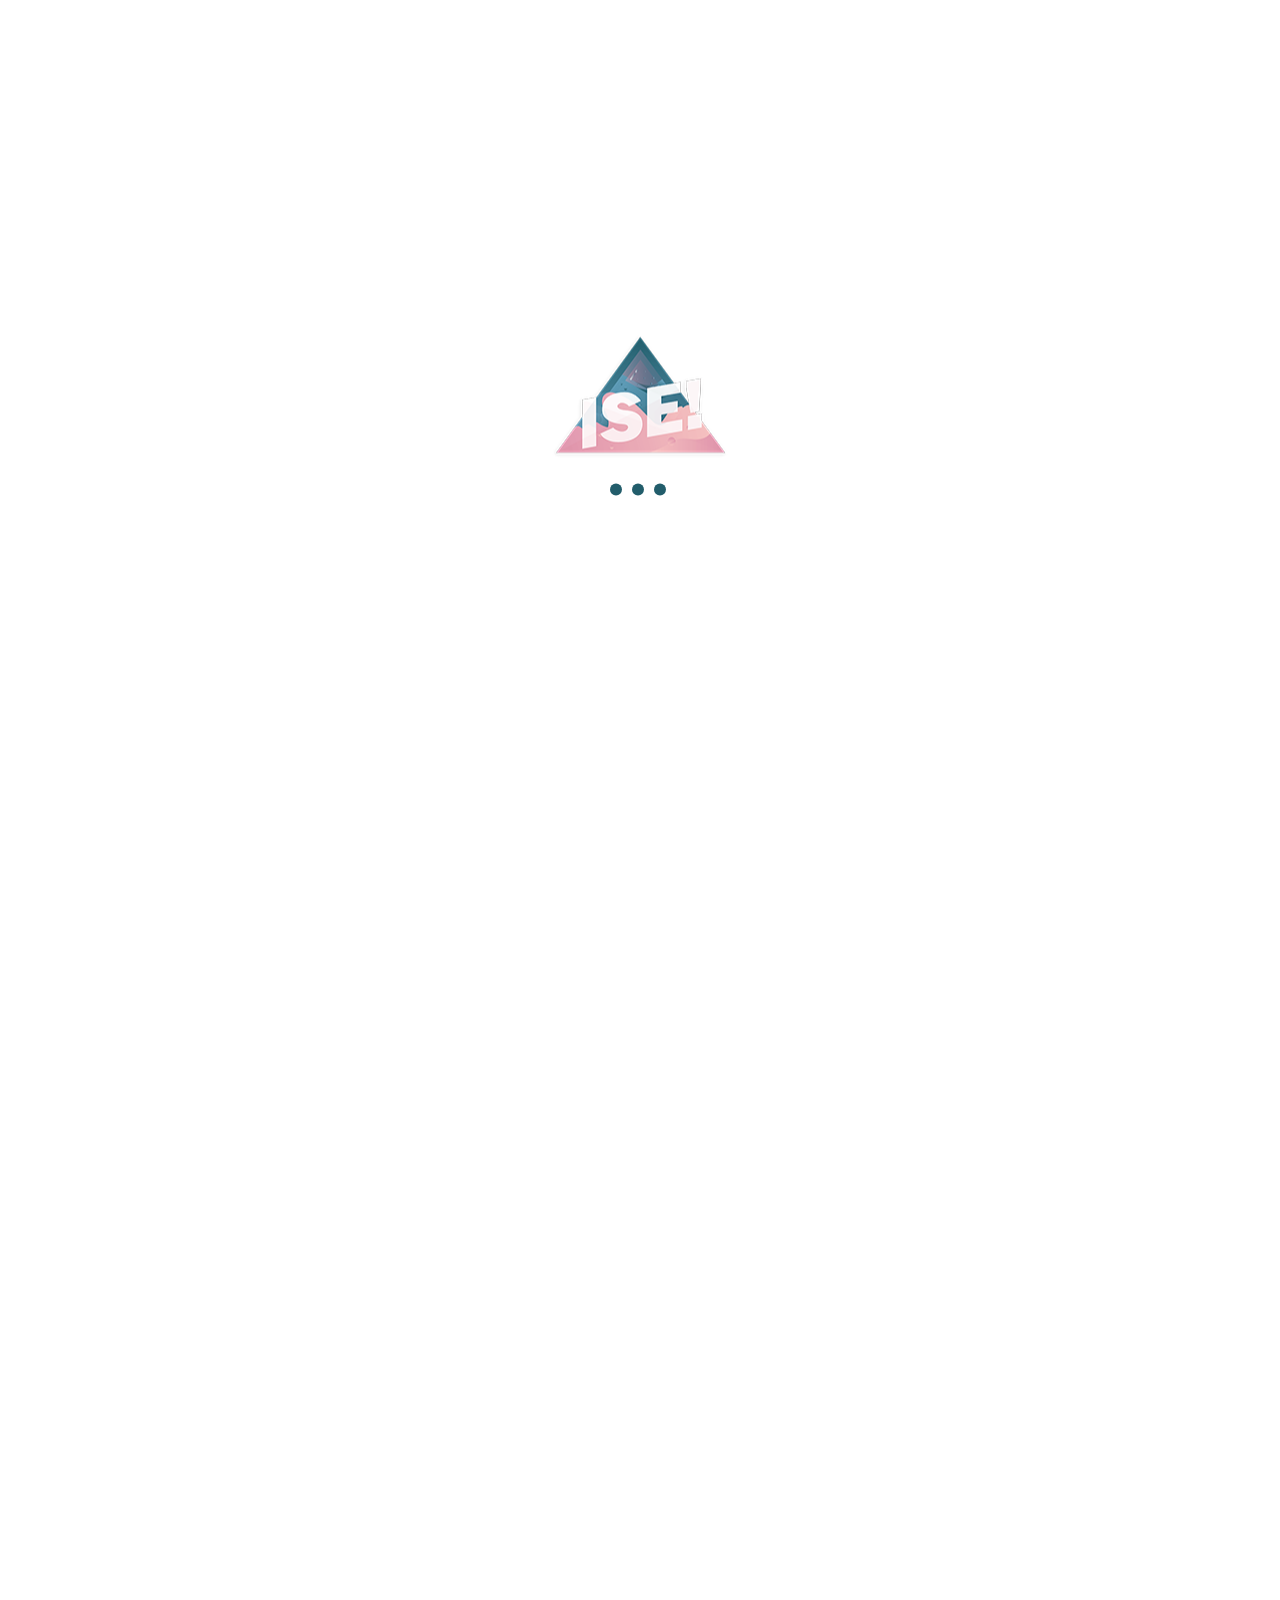
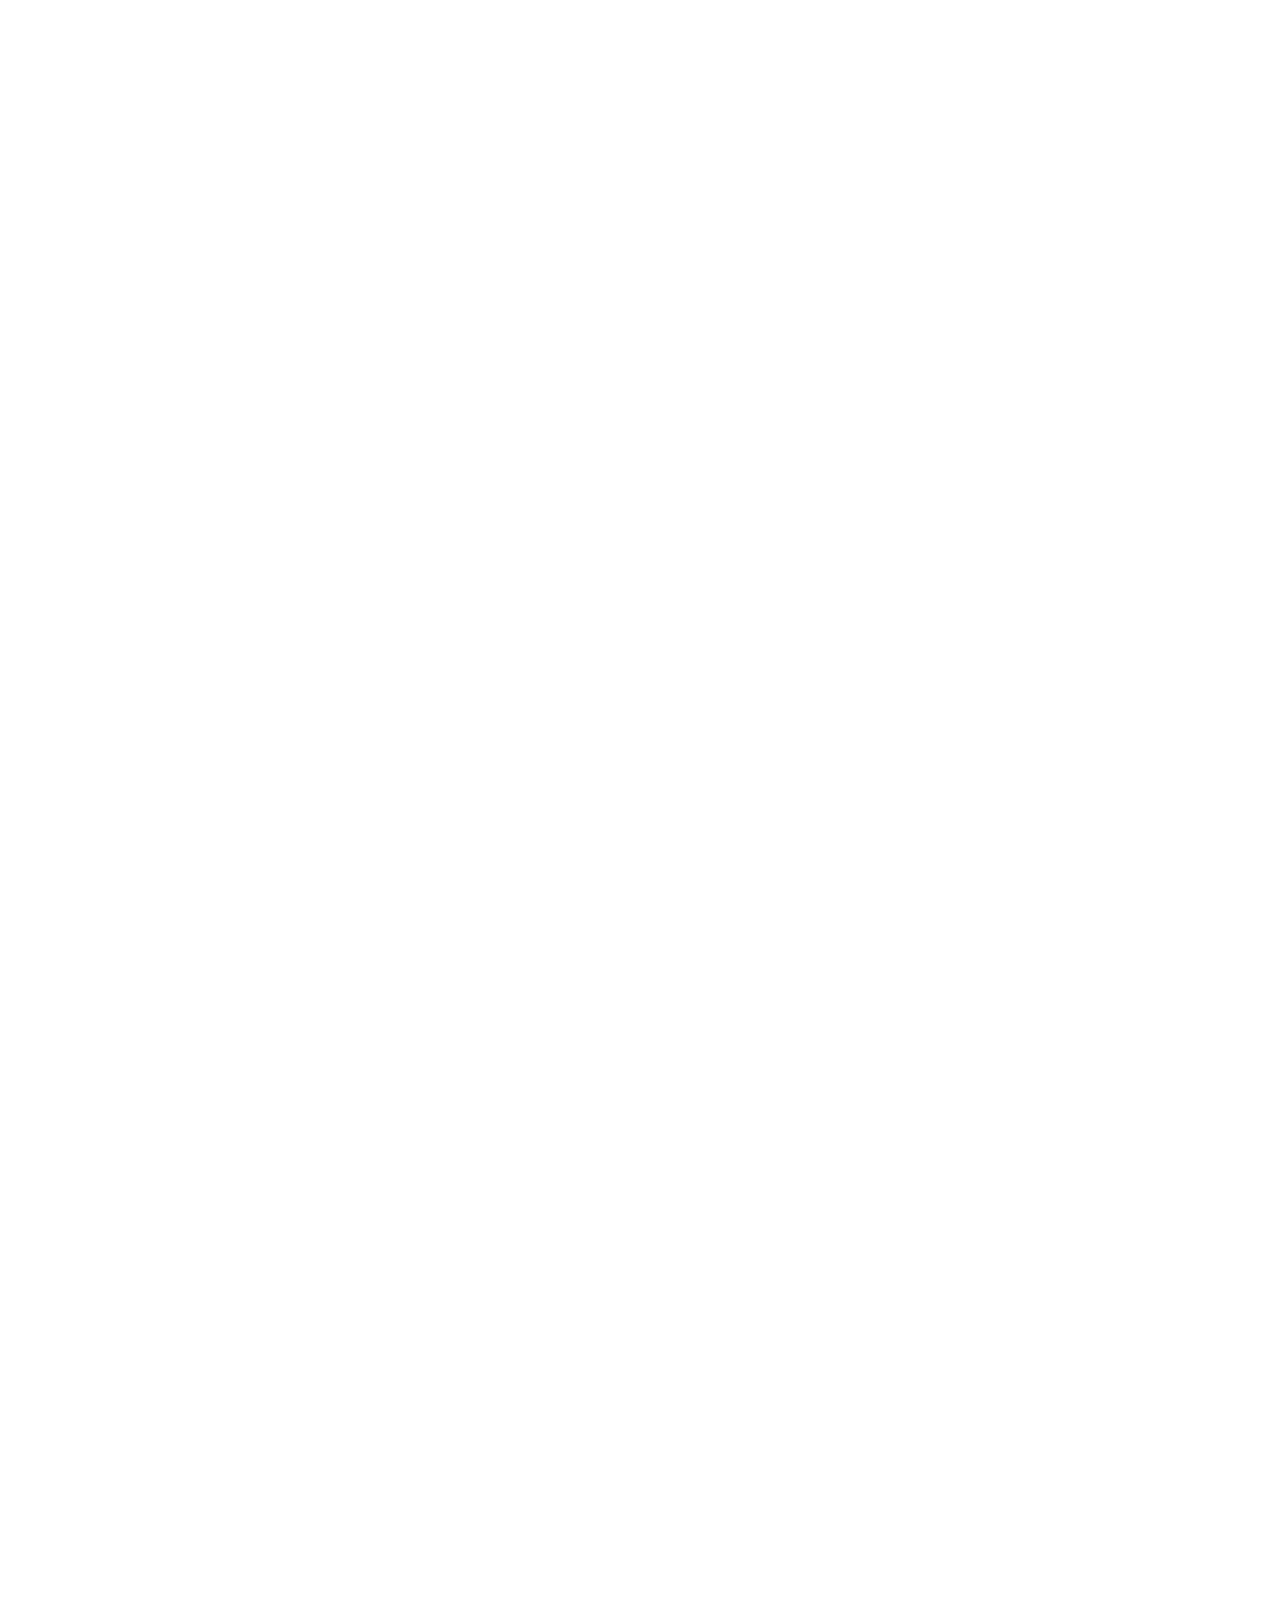
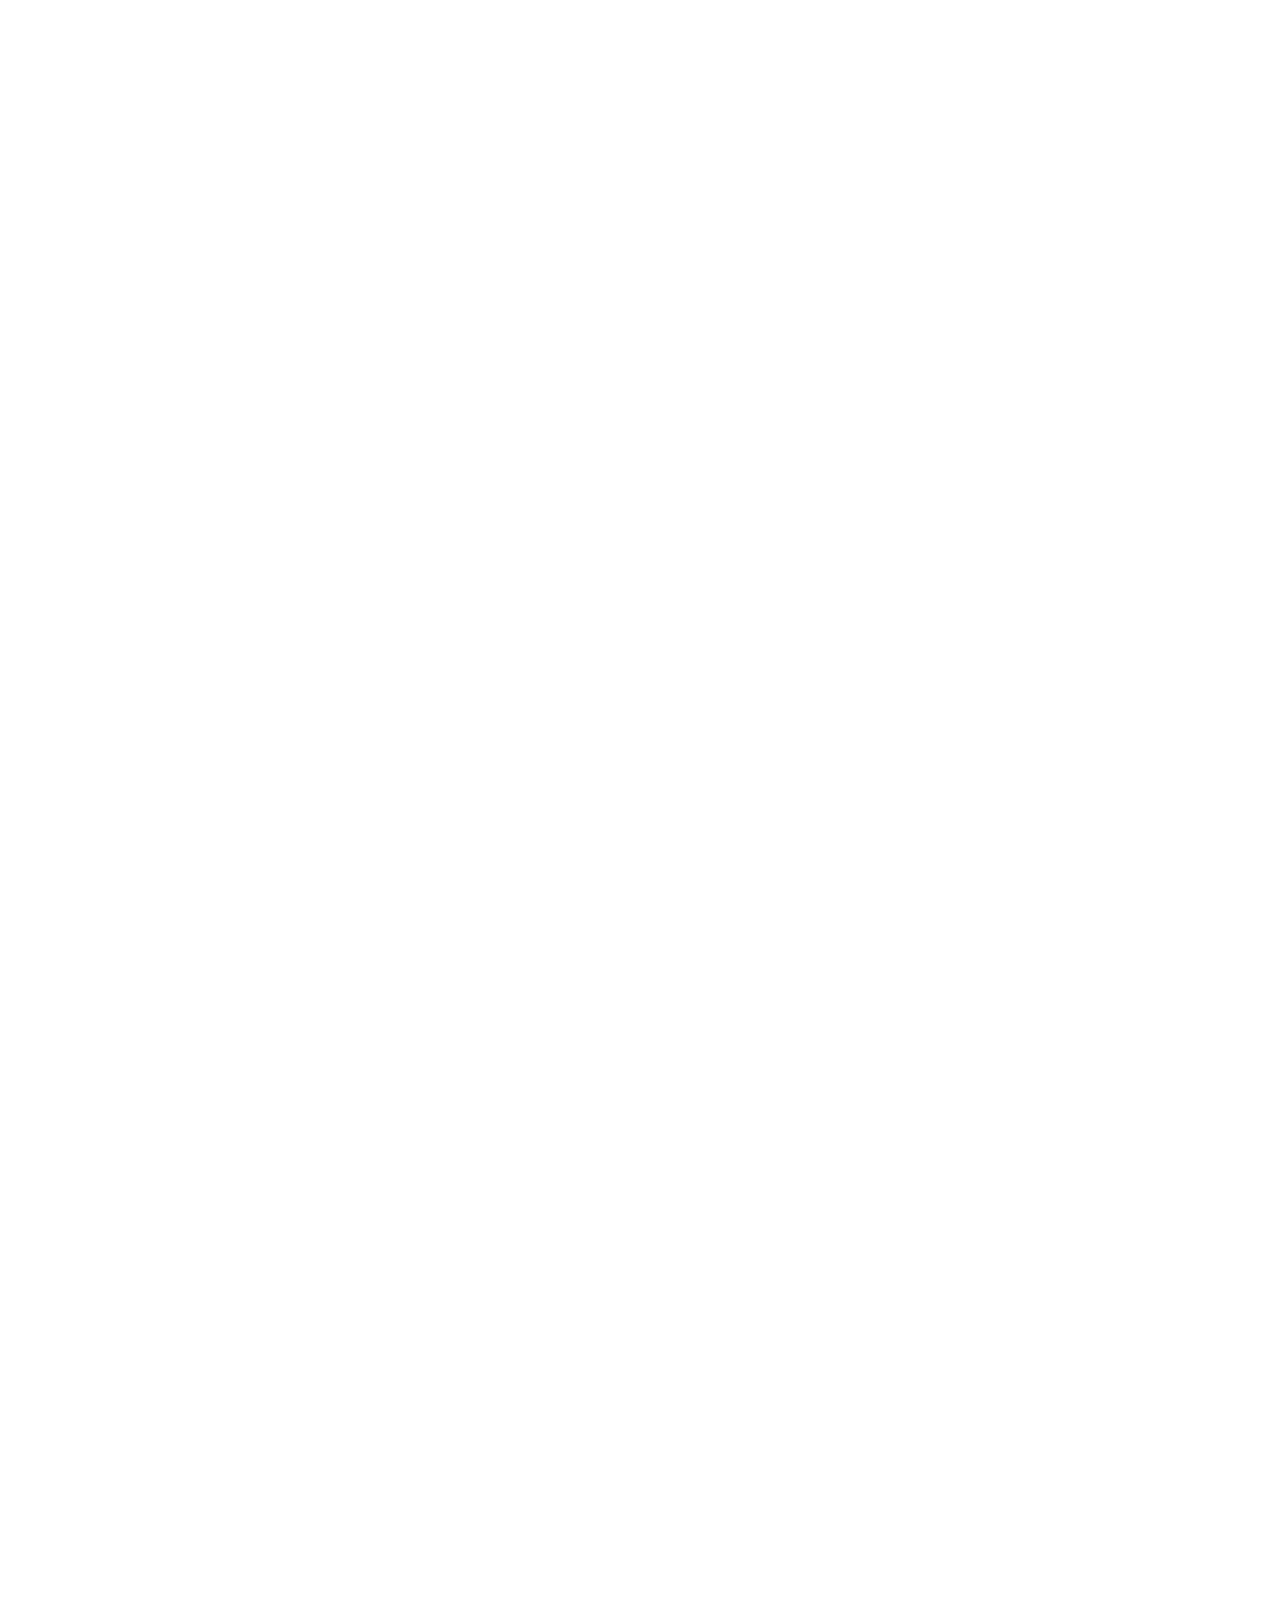
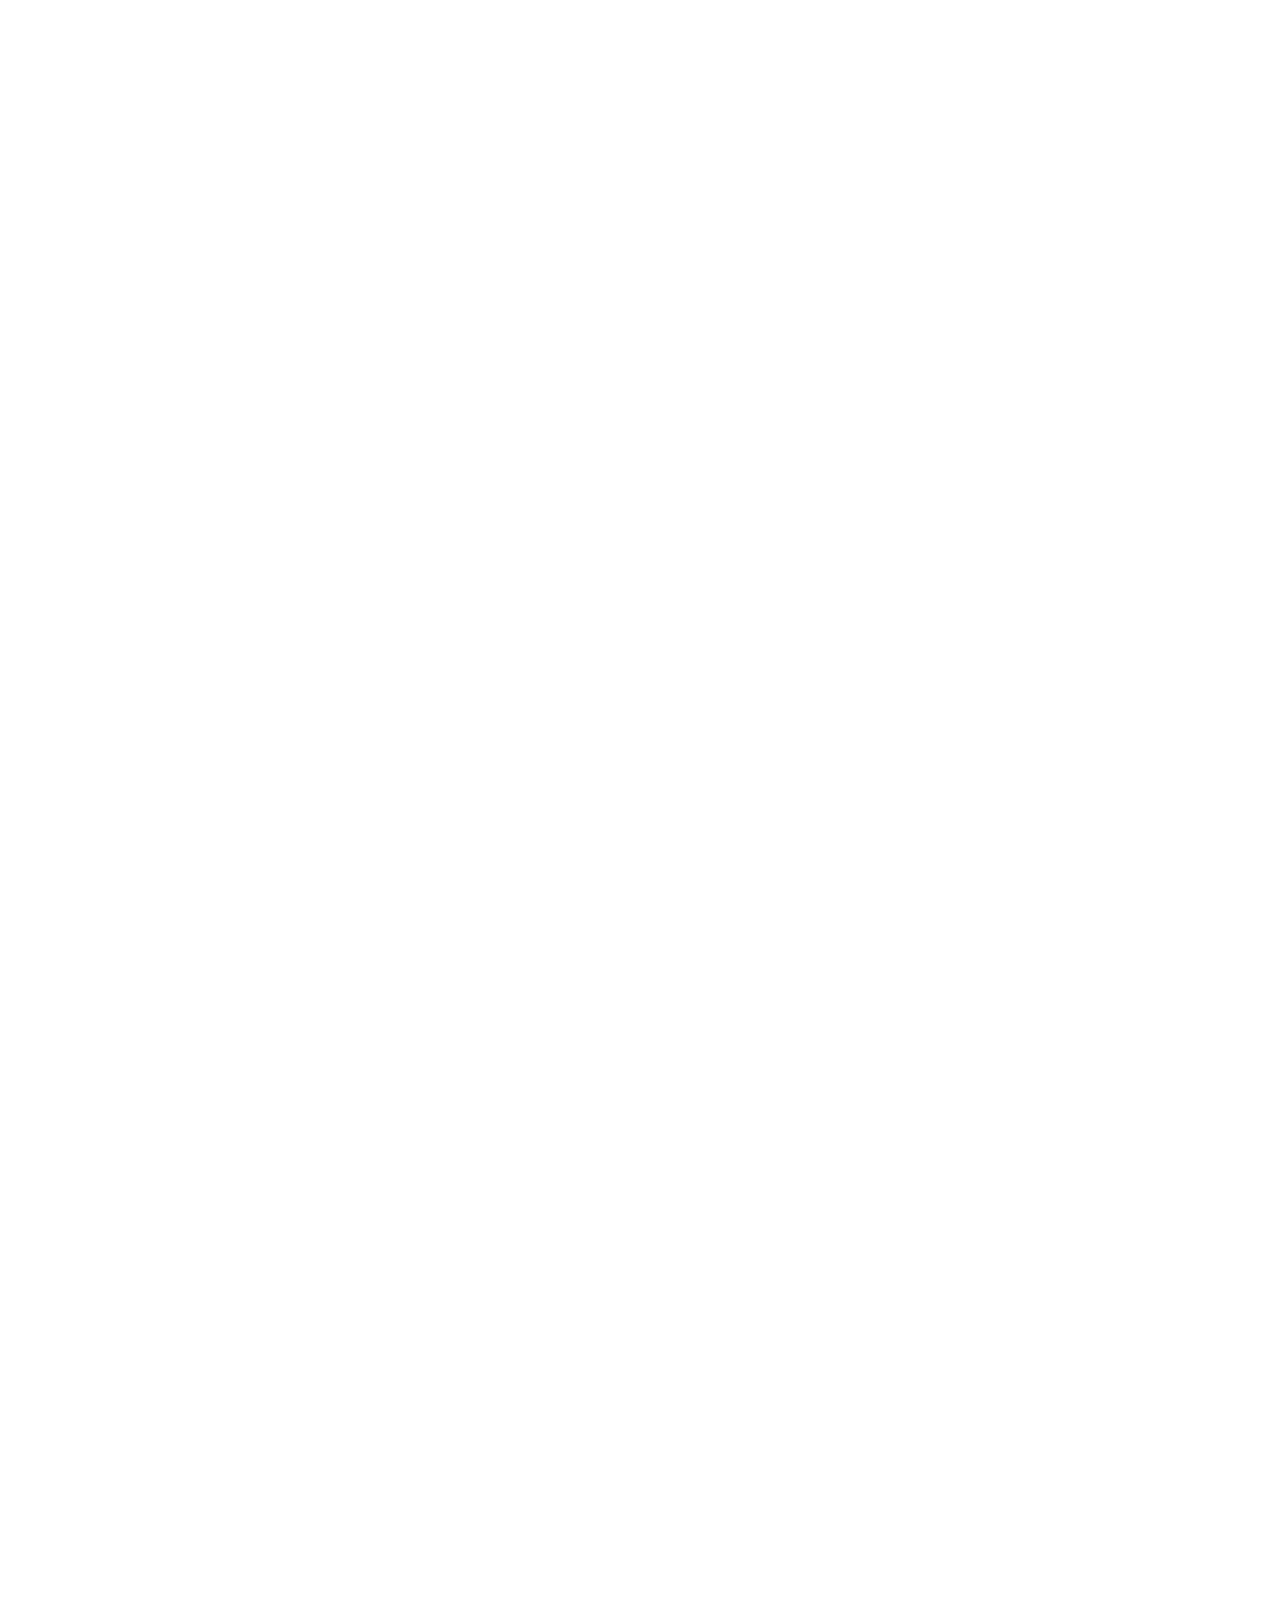
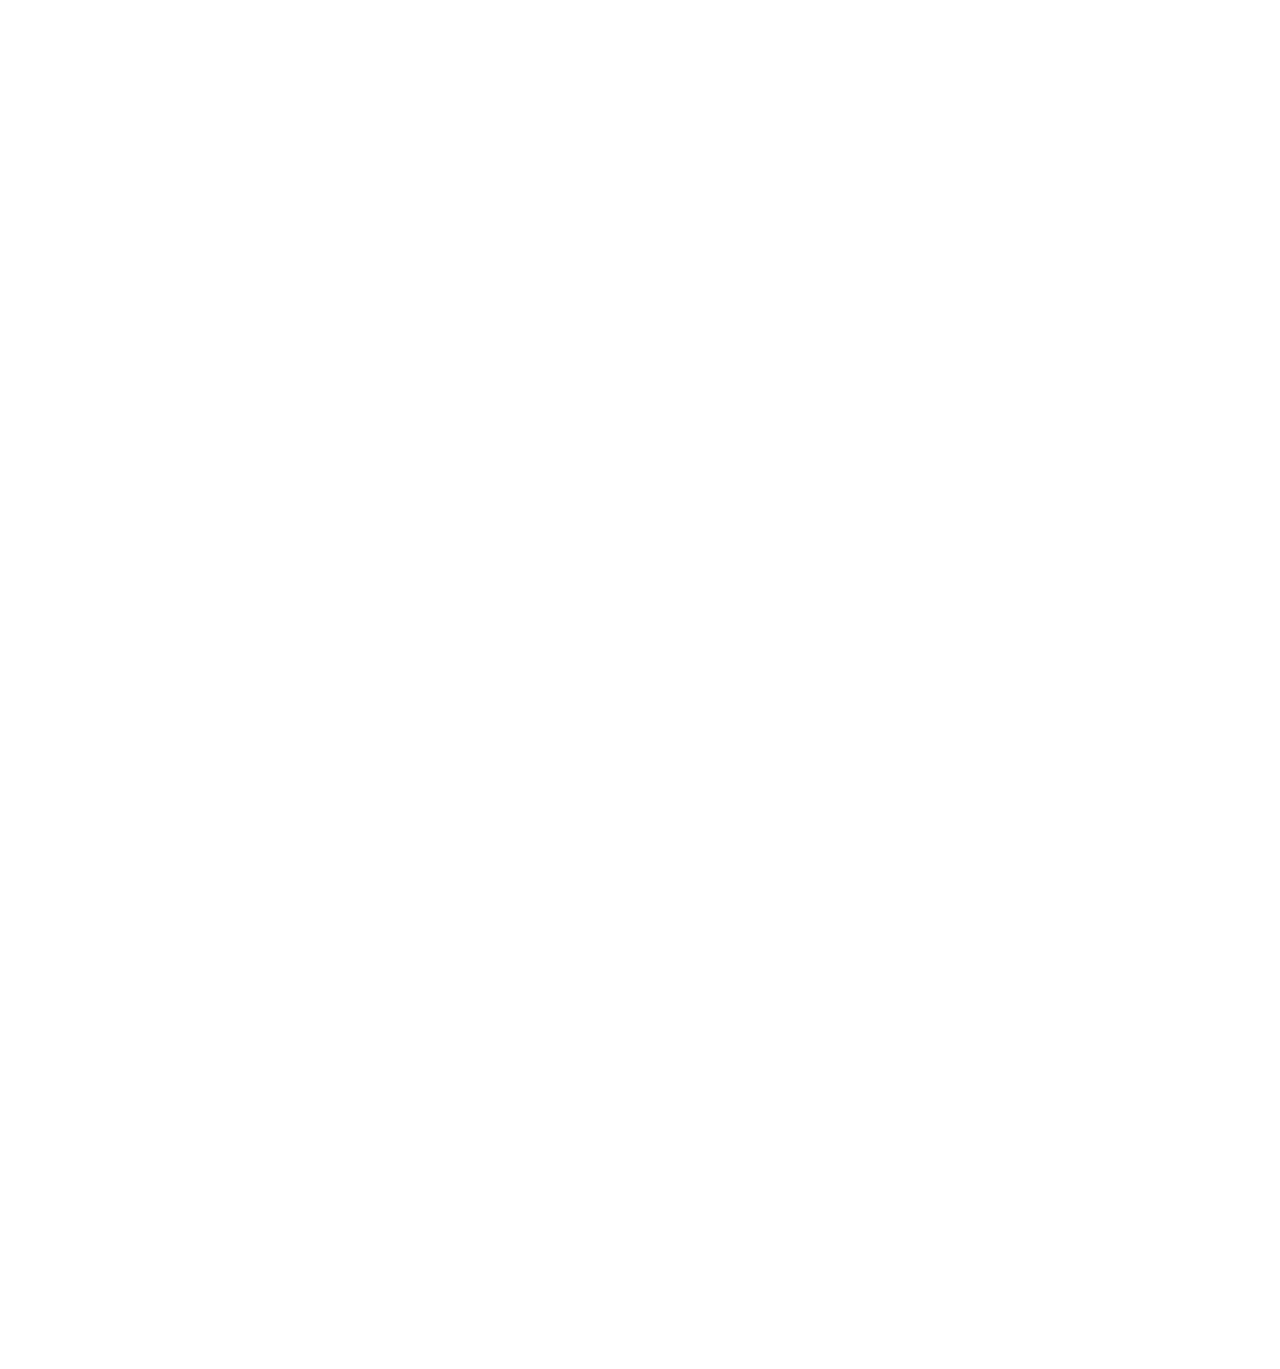
<file: icon18/index.html>
<!DOCTYPE html>
<html lang="en">

<head>
    <title>ICON 2018</title>
    <meta charset="utf-8" content="text/html" http-equip="Content-Type">
    <meta name="viewport" content="width=device-width, initial-scale=1">
    <meta name="description" content="Icon merupakan wahana teknologi yang mempadukan antara unsur fun and knowledge, berisi startup ternama, pameran komunitas IT, panggung gembira, serta talkshow inspiratif dari publik figur papan atas.">
    <meta name="author" content="IT Dev ISE! 2018">
    <meta name="keywords" content="icon 2018, ise 2018, ise its, sistem informasi its">
    <meta name='robots' content='index, follow'/>
    <meta property='og:site_name' content='ISE! 2018'/>
    <meta property='og:image' content='img/favicon.ico'/>
    <meta name="theme-color" content="#e64282">
    <meta name="msapplication-navbutton-color" content="#e64282">
    <meta name="apple-mobile-web-app-capable" content="yes">
    <meta name="apple-mobile-web-app-status-bar-style" content="#e64282">
    <link rel="stylesheet" href="css/bootstrap.min.css">
    <link rel="stylesheet" href="font/fontawesome/css/fontawesome-all.min.css">
    <link rel="stylesheet" href="css/style.css">
    <link rel="stylesheet" href="css/mystyle.css">
    <link rel="icon" href="img/favicon.ico" type="img/x-icon">
</head>

<!-- <body style="overflow: hidden;"> -->
<body>

    <div class="loading-mask">
        <div class="loading-sets">
            <img src="img/logo-loading.png" width="180">
            <br>
            <div class="ld">
                <div class="loading loading-0"></div>
                <div class="loading loading-1"></div>
                <div class="loading loading-2"></div>
            </div>
        </div>
    </div>

    <section id="home" class="full-section">
        <img id="logoicon" src="img/logo-icon.png">
        <div class="temaicon">
            <h1>Millenial 2.0</h1>
            <p>Born in the tech era, to ignorance, sayonara!</p>
        </div>
        <img id="phone" src="img/SVG/Home 2.svg">
        <img id="building" src="img/SVG/Home 1.svg">
    </section>

    <section id="about" class="full-section">
        <div class="deskripsiIcon">
            <h1>What is ICON?</h1>
            <br>
            <p>Semakin majunya perkembangan teknologi terkadang malah membuat masyarakat bingung dengan gaya hidup digital masa kini. Sebagai jawaban dari fenomena tersebut, terbentuklah Icon (Information Technology Convention). <br><br> Icon merupakan wahana teknologi yang mempadukan antara unsur fun and knowledge. Tak hanya showcase  teknologi dari start up ternama, Icon juga   mengadakan open lab Sistem Informasi ITS, pameran komunitas IT Surabaya, panggung gembira, serta talkshow inspiratif dari publik figur papan atas. <br><br> Icon tahun ini mengusung tema “Millennial 2.0: Born in the tech era, to ignorance, sayonara!”, Generasi Millennial 2.0 merupakan lambang  penyempurnaan generasi Millennial yang dapat memanfaatkan penuh teknologi sehingga banyak dikenal sebagai inisiator dalam industri kreatif.</p>
        </div>
        <img id="teamwork" src="img/asset-about-1.png">
    </section>

    <section id="inside" class="full-section">
        <div class="insideIcon">
            <h1>What's Inside?</h1>
        </div>
        <div class="row isinyaIcon text-center">
            <div class="col-lg-2 col-lg-offset-1">
                <img src="img/Inside1.png">
                <h4><br></h4>
                <h3> Food & Beverages </h3>
                <h4><br></h4>
                <h4> Stan berbagai jenis makanan dan minuman</h4>
                <h3><br></h3>
            </div>
            <div class="col-lg-2">
                <img src="img/Inside2.png">
                <h4><br></h4>
                <h3> Talkshow </h3>
                <h4><br></h4>
                <h4> Talkshow bersama public figure ternama</h4>
                <h3><br></h3>
            </div>
            <div class="col-lg-2">
                <img src="img/Inside3.png">
                <h4><br></h4>
                <h3> Clothing & Merch </h3>
                <h4><br></h4>
                <h4> Stan berbagai jenis clothing dan merchandise</h4>
                <h3><br></h3>
            </div>
            <div class="col-lg-2">
                <img src="img/Inside4.png">
                <h4><br></h4>
                <h3> Start Up </h3>
                <h4><br></h4>
                <h4> Pameran dan komunitas IT ternama dan inovatif</h4>
                <h3><br></h3>
            </div>
            <div class="col-lg-2">
                <img src="img/Inside5.png">
                <h4><br></h4>
                <h3> Games </h3>
                <h4><br></h4>
                <h4> Permainan seru dan interaktif berbasis teknologi terkini</h4>
                <h3><br></h3>
            </div> 
        </div>
    </section>
    
    <section id="gs" class="full-section">
        <div class="container-head"><h1>OUR GUEST STARS</h1></div>
        <div class="container">
            <div class="row">
                <div class="col-sm-4">
                    <img class="gs-card img-responsive" src="img/gs/gs_tommmy_limm.png" alt="Tommmy Limm">
                </div>
                <div class="col-sm-4">
                    <img class="gs-card img-responsive" src="img/gs/gs_radit.png" alt="Raditya Dika">
                </div>
                <div class="col-sm-4">
                    <img class="gs-card img-responsive" src="img/gs/gs_andovi.png" alt="Andovi Da Lopez">
                </div>
            </div>
            <div class="row" style="margin-top: 50px;">
                <div class="col-sm-6">
                    <h3 class="ticket">TICKET IS NOW AVAILABLE</h3>
                    <h2 class="ticket">Rp. 80,000</h2>
                </div>
                <div class="col-sm-6">
                    <h3 class="cp-ticket">for more info about the ticket</h3>
                    <h2 class="cp-ticket">febrinedeva (082171885959)</h2>
                    <h2 class="cp-ticket">rifqypratama (081280194879)</h2>
                </div>
            </div>
        </div>
        <!--<div class="container-gs">-->
        <!--    <div class="card-container" ontouchstart="this.classList.toggle('hover');">-->
        <!--        <div class="card">-->
        <!--            <div class="front front1"></div>-->
        <!--            <div class="back back1"></div>-->
        <!--        </div>-->
        <!--    </div>-->
        <!--    <div class="card-container" ontouchstart="this.classList.toggle('hover');">-->
        <!--        <div class="card">-->
        <!--            <div class="front front2"></div>-->
        <!--            <div class="back back2"></div>-->
        <!--        </div>-->
        <!--    </div>-->
        <!--    <div class="card-container" ontouchstart="this.classList.toggle('hover');">-->
        <!--        <div class="card">-->
        <!--            <div class="front front3"></div>-->
        <!--            <div class="back back3"></div>-->
        <!--        </div>-->
        <!--    </div>-->
        <!--    <div class="card-container" ontouchstart="this.classList.toggle('hover');">-->
        <!--        <div class="card">-->
        <!--            <div class="front front4"></div>-->
        <!--            <div class="back back4"></div>-->
        <!--        </div>-->
        <!--    </div>-->
        <!--    <div class="card-container" ontouchstart="this.classList.toggle('hover');">-->
        <!--        <div class="card">-->
        <!--            <div class="front front5"></div>-->
        <!--            <div class="back back5"></div>-->
        <!--        </div>-->
        <!--    </div>-->
        <!--    <div class="double card-container" ontouchstart="this.classList.toggle('hover');">-->
        <!--        <div class="card">-->
        <!--            <div class="front front6"></div>-->
        <!--            <div class="back back6"></div>-->
        <!--        </div>-->
        <!--    </div>-->
        <!--</div>-->
    </section>

    <section id="prepare" class="full-section">
    </section>

    <section id="location" class="full-section">
        <div class="container-location">
            <div>
                <i class="fas fa-home"></i> Chameleon Hall<br>
                <span>Tunjungan Plaza 6</span>
            </div>
            <div>
                <i class="fas fa-calendar-alt"></i> 4 November<br>
                <span>2018</span>
            </div>
        </div>
        <img id="tp" src="img/tp.png">
    </section>
    

    <section id="tennant" class="full-section" style="min-height: initial;">
        <h1>CALLING <br> FOR <br> TENNANTS</h1>
        <p>ISE! 2018 dan ICON 2018 memanggil semua Tenant Startup, Merchandise dan Food & Beverages untuk bergabung bersama kami!</p>
        <div class="row">
            <div class="col-lg-4">
                <h2>Startup</h2>
                <table>
                    <tr>
                        <td>Deadline</td>
                        <td>30 September 2018</td>
                    </tr>
                    <tr>
                        <td>Harga</td>
                        <td>Rp 250.000</td>
                    </tr>
                    <tr>
                        <td>Contact</td>
                        <td>087884191535 (Irfan) <br> 081280888866 (Anisa)</td>
                    </tr>
                    <tr>
                        <td>Fasilitas</td>
                        <td>1 Meja, 2 Kursi, Listrik, 2 ID Card, Panel Backdrop</td>
                    </tr>
                    <tr>
                        <td>Note</td>
                        <td class="subtitle">Jika kamu memiliki games atau virtual reality dari startupmu, beritahu kepada kami dan kamu akan mendapatkan sesuatu yang spesial</td>
                    </tr>
                </table>
            </div>
            <div class="col-lg-4">
                <h2>Food & Beverages</h2>
                <table>
                    <tr>
                        <td>Deadline</td>
                        <td>30 September 2018</td>
                    </tr>
                    <tr>
                        <td>Harga</td>
                        <td>Rp 800.000</td>
                    </tr>
                    <tr>
                        <td>Contact</td>
                        <td>081289019366 (Rivza)</td>
                    </tr>
                    <tr>
                        <td>Fasilitas</td>
                        <td>1 Meja, 2 Kursi, Listrik, 2 ID Card</td>
                    </tr>
                </table>
            </div>
            <div class="col-lg-4">
                <h2>Merchandise</h2>
                <table>
                    <tr>
                        <td>Deadline</td>
                        <td>14 Oktober 2018</td>
                    </tr>
                    <tr>
                        <td>Harga</td>
                        <td>Rp 500.000</td>
                    </tr>
                    <tr>
                        <td>Contact</td>
                        <td>082171885959 (Deva)</td>
                    </tr>
                    <tr>
                        <td>Fasilitas</td>
                        <td>1 Meja, 2 Kursi, Listrik, 2 ID Card, Panel Backdrop</td>
                    </tr>
                </table>
            </div>
        </div>
    </section>
    
    <section id="sponsor" class="full-section" style="padding: 50px 0;">
        <div class="container">
            <div class="row">
                <div class="col-md-12">
                    <img src="img/sponsor/sponsormedpar.png" alt="Sponsor Media Partner ISE! 2018" class="img-responsive">
                </div>
            </div>
            <div class="row">
                <div class="col-md-12">
                    <h3 style="text-align:center;margin-top:100px;color:#864fca">&copy; 2018 IT Dev ISE!</h3>
                </div>
            </div>
        </div>
    </section>

    <!--jQuery + Bootsrap-->
    <script src="js/jquery-3.3.1.min.js"></script>
	<!--Loading-->
    <script src="js/loading.js"></script>
</body>
</html>
</file>
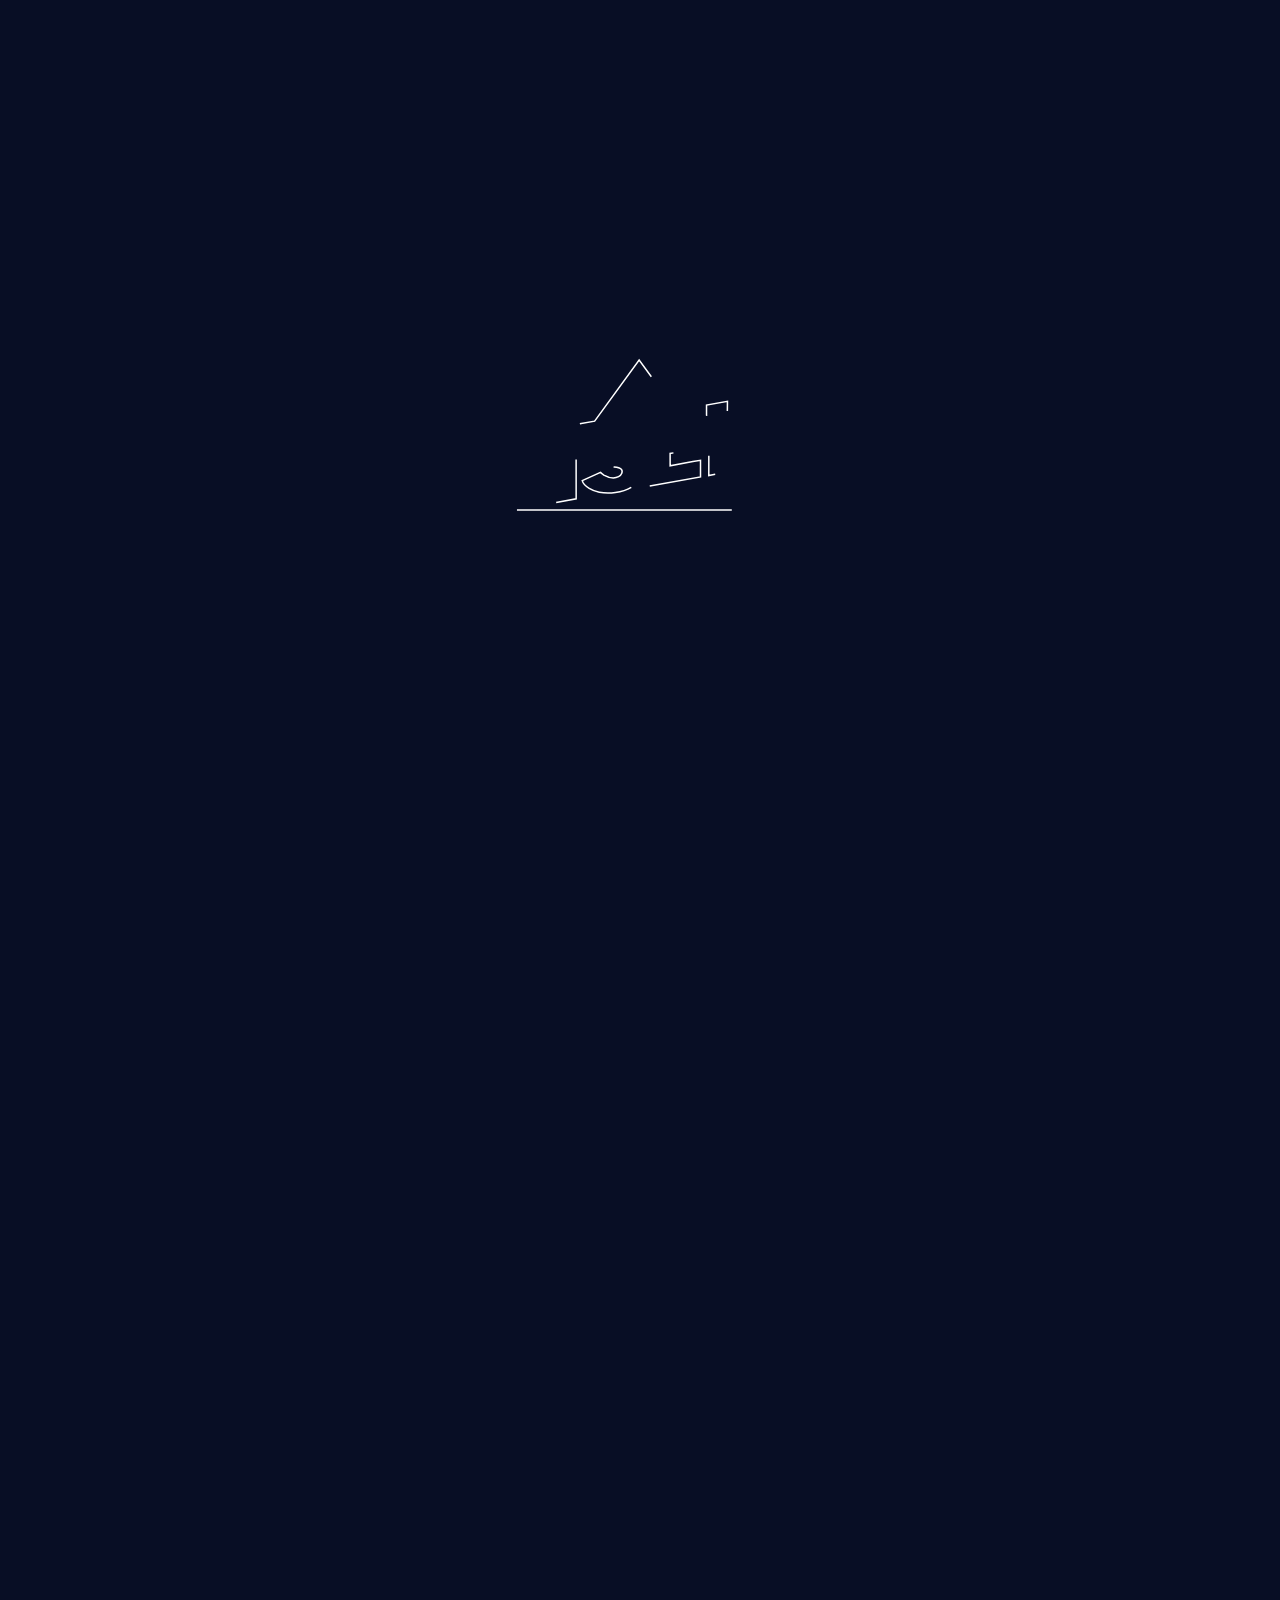
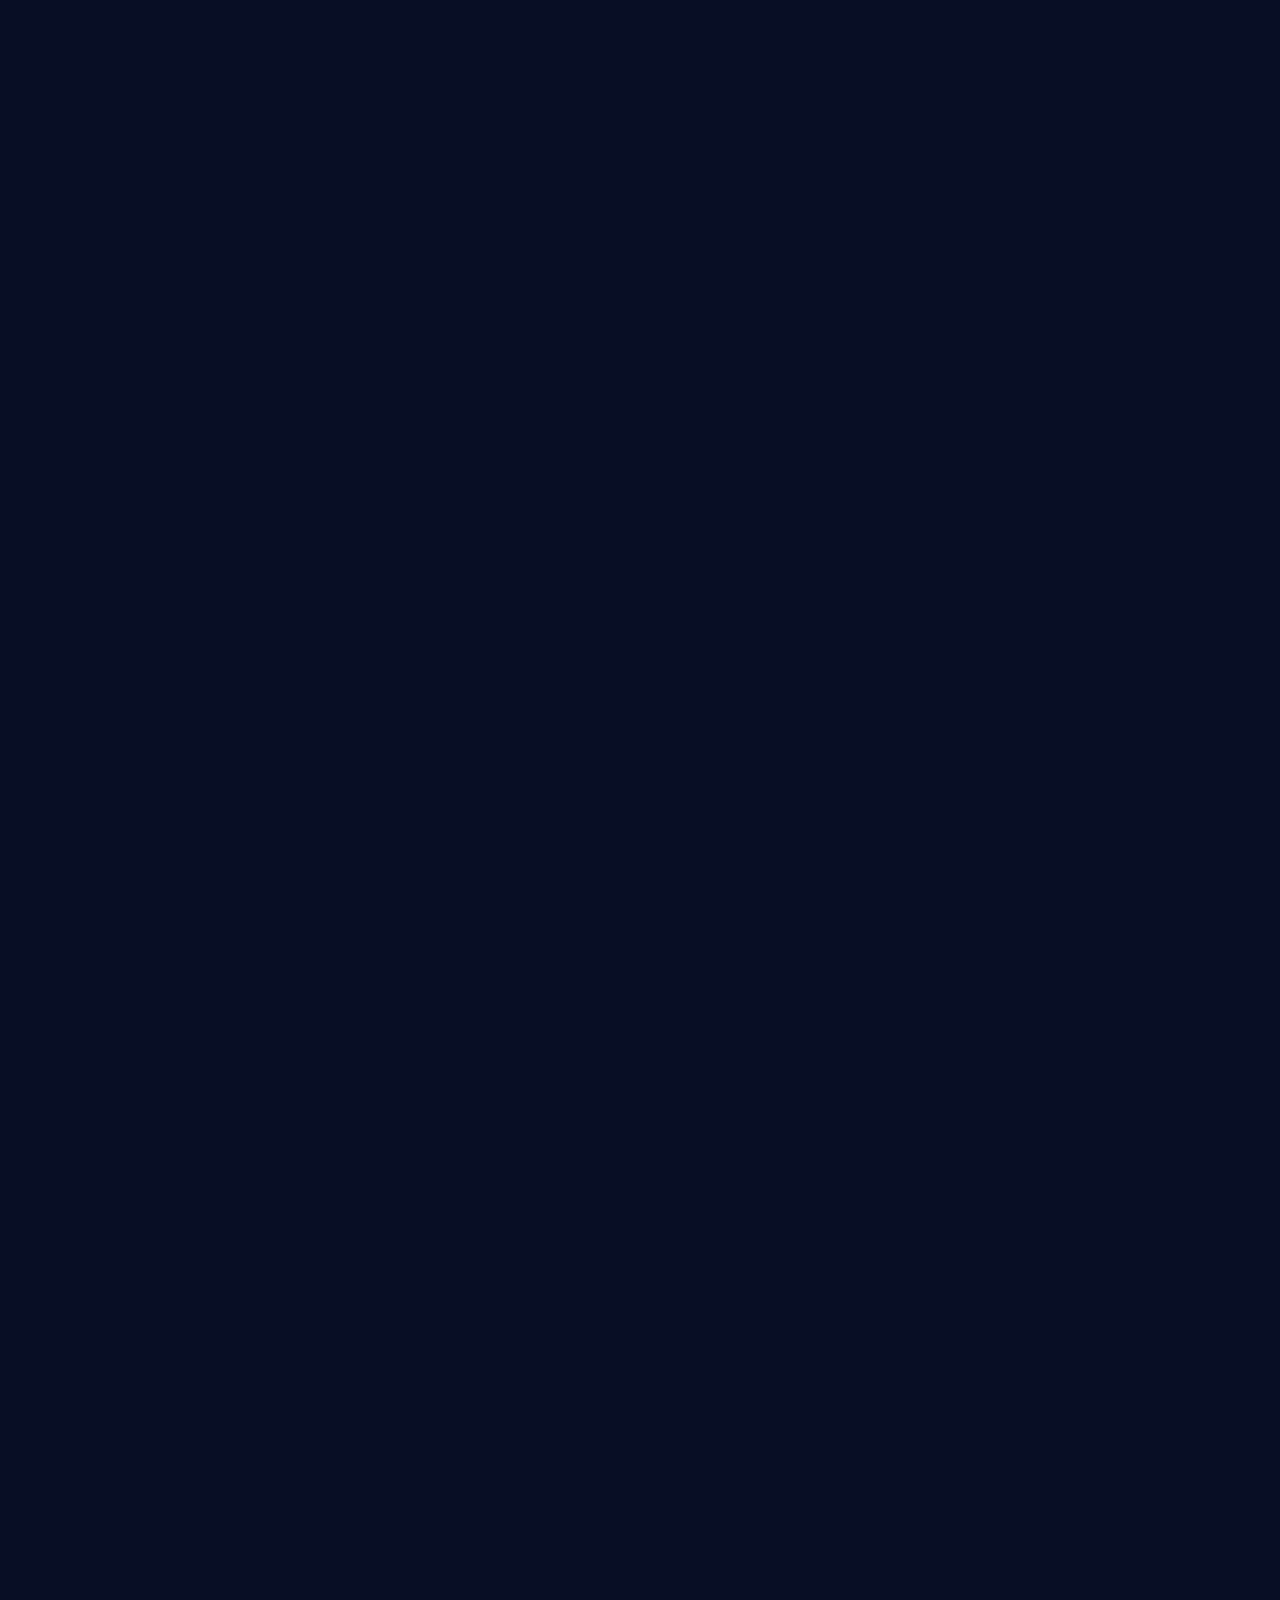
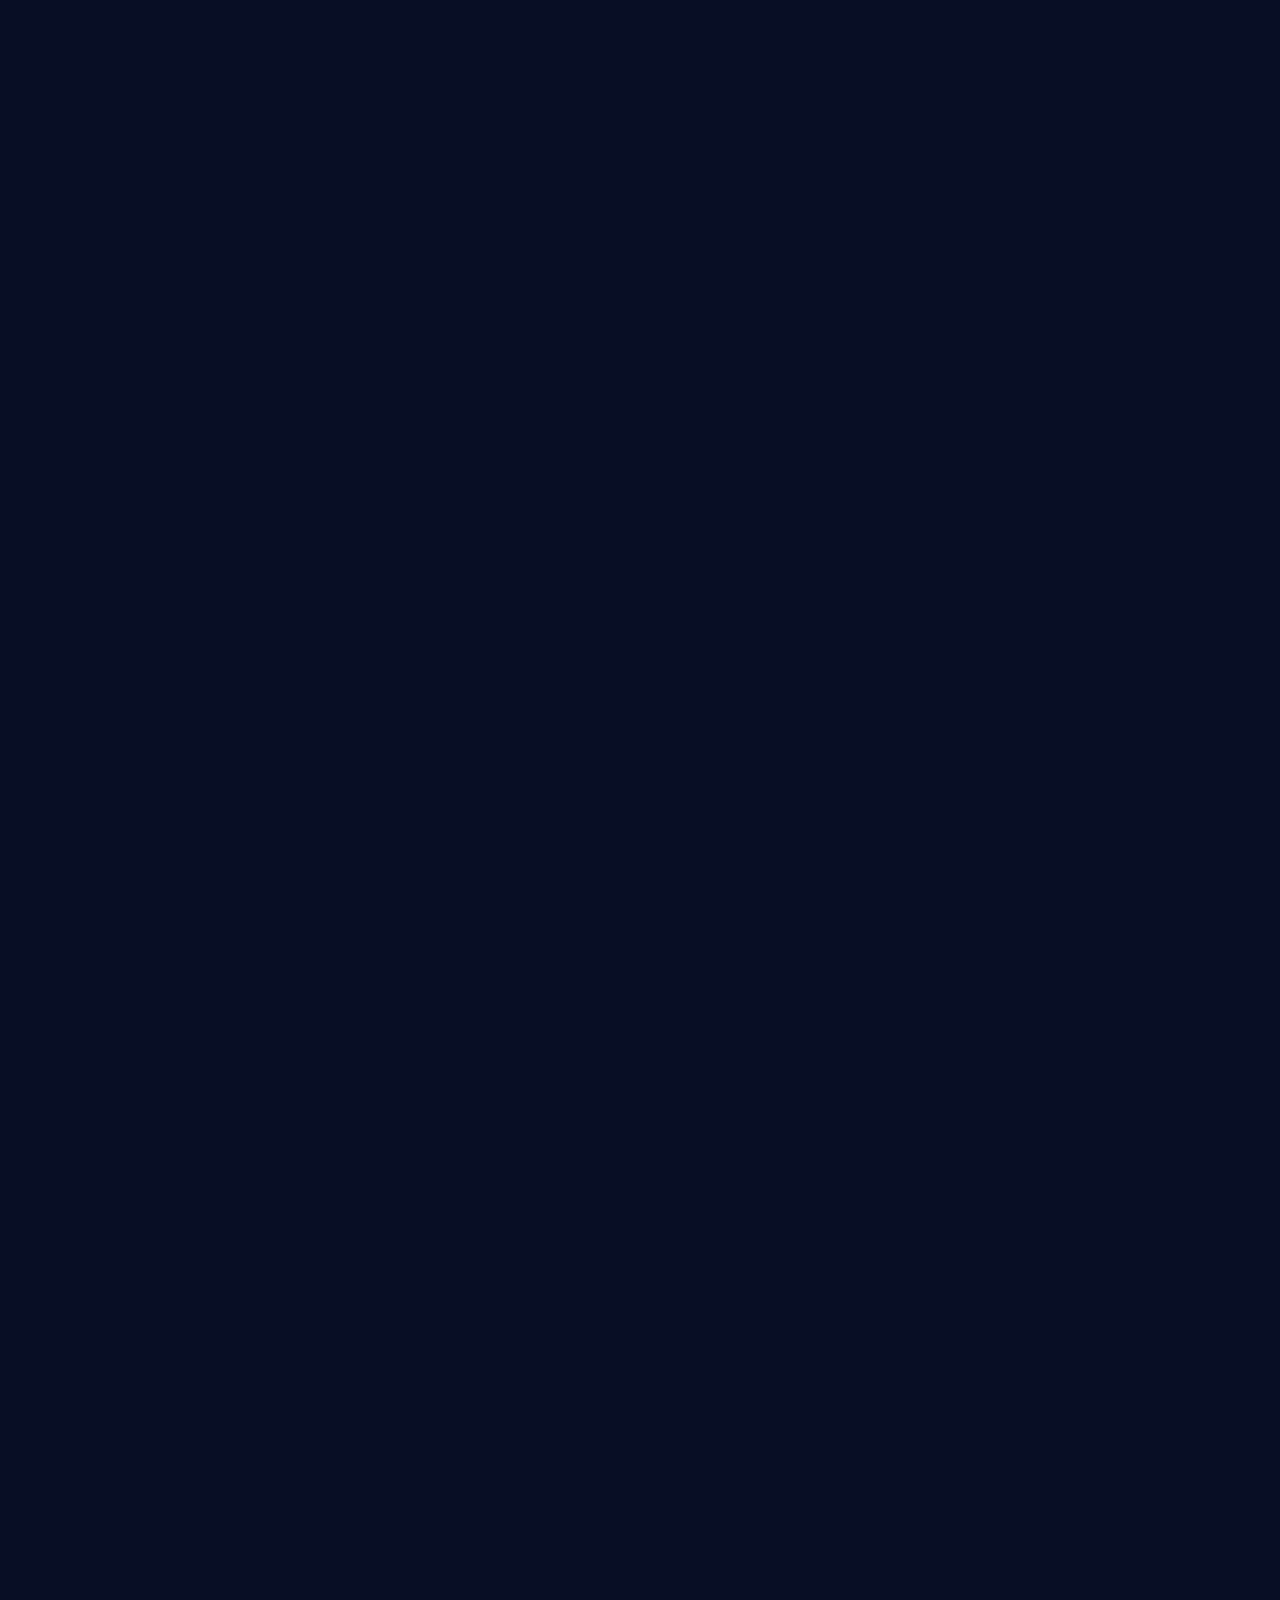
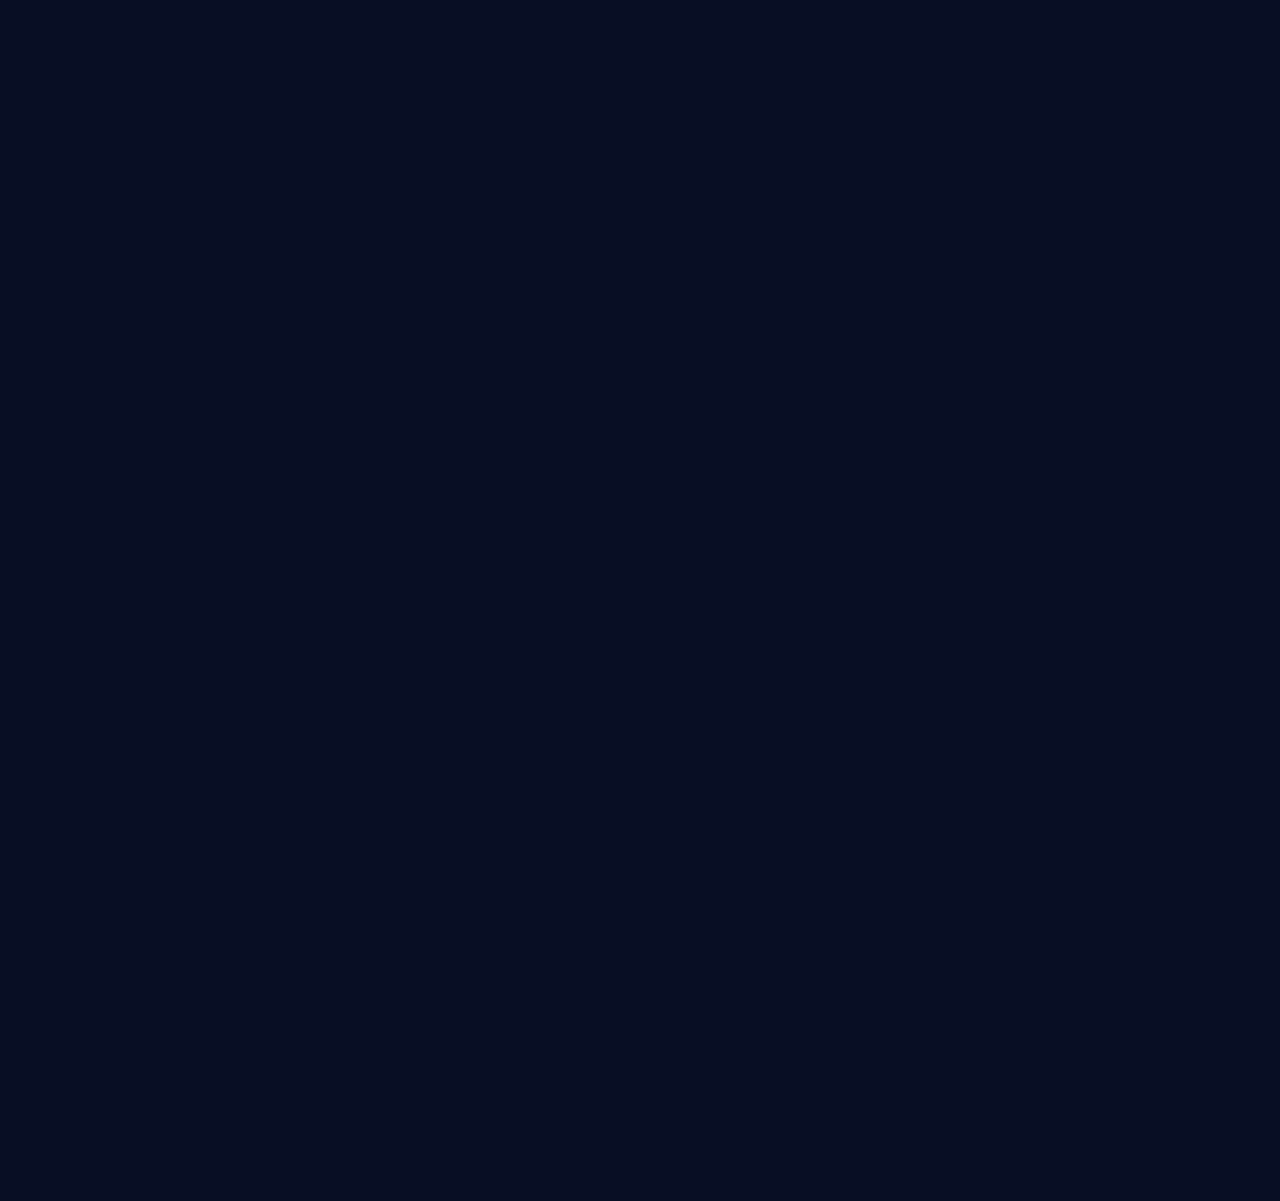
<file: ise19/index.html>
<!DOCTYPE html>
<html lang="en">
    <head><meta http-equiv="Content-Type" content="text/html; charset=utf-8">
        <!-- Global site tag (gtag.js) - Google Analytics -->
        <!-- <script async src="https://www.googletagmanager.com/gtag/js?id=[ENV_GA_KEY]"></script>
        <script>
            window.dataLayer = window.dataLayer || [];
            function gtag(){dataLayer.push(arguments);}
            gtag('js', new Date());
            gtag('config', '[ENV_GA__KEY]');
        </script> -->
        
        <meta name="description" content="ISE! merupakan singkatan dari Information Systems Expo yang merupakan event tahunan yang diselenggarakan oleh Departemen Sistem Informasi Institut Teknologi Sepuluh Nopember Surabaya dalam rangka memperkenalkan Departemen Sistem Informasi ITS kepada masyarakat luas">
        <meta name="keywords" content="ISE, Sistem Informasi ITS, Sistem Informasi, ITS, Olimpiade, Bisnis, TIK, Teknologi, Pameran IT, Konser, Bionix, Icon, Paradigm">
        <meta name="author" content="IT Dev ISE! 2019">
        <meta name="viewport" content="width=device-width, initial-scale=1.0">
        <meta http-equiv="X-UA-Compatible" content="ie=edge">
        <meta name="theme-color" content="#080e25">
        <title>ISE! 2019</title>
        <link rel="stylesheet" href="css/normalize.css">
        <link rel="stylesheet" href="css/bootstrap-grid.min.css">
        <link rel="stylesheet" href="css/style.min.css">
        <link rel="stylesheet" href="css/loader.css">
        <link rel="stylesheet" href="fonts/fontawesome/css/fontawesome-all.min.css">
        <link rel="stylesheet" type="text/css" href="css/component.css" />
        <link rel='manifest' href='manifest.webmanifest'>
        <link rel="shortcut icon" href="img/favicon.ico" type="image/x-icon">
    </head>
    <body>
        <!-- Loader -->
        <div class="container-loader">
            <div class="loader">
                <img src="img/loader.svg" width="300">
            </div>
        </div>
        <!-- Navbar -->
        <header class="d-none d-sm-block">
            <nav>
                <ul>
                    <li><a href="#about">about us</a></li>
                    <li><a href="#bionix">bionix</a></li>
                    <li><a href="#icon">icon</a></li>
                    <li><a href="#paradigm">paradigm</a></li>
                    <li><a href="#socialmedia">contact</a></li>
                </ul>
            </nav>
        </header>
        <!-- Home -->
        <section id="home" class="full-height">
            <img id="logo-ise" src="img/home/logo-ise.png" alt="Logo ISE! 2019">
            <div class="wrapper">
                <h1>Welcome to
                    <br>the Future!
                </h1>
                <a href="#about">
                    <button class="button">Explore</button>
                </a> 
            </div>
            <div class="socmed d-none d-sm-block">
                <ul>
                    <li>
                        <a href="https://www.instagram.com/is_expo/" target="_blank" title="Instagram">
                            <i class="fab fa-instagram" aria-hidden="true"></i>
                        </a>
                    </li>
                    <li>
                        <a href="https://twitter.com/is_expo" target="_blank" title="Twitter">
                            <i class="fab fa-twitter" aria-hidden="true"></i>
                        </a>
                    </li>
                    <li>
                        <a href="https://facebook.com/ISExpo/" target="_blank" title="Facebook">
                            <i class="fab fa-facebook-f" aria-hidden="true"></i>
                        </a>
                    </li>
                    <li>
                    <a href="https://www.youtube.com/channel/UCPbOX3w8G4_dwOMDNl97PTw" target="_blank" title="YouTube">
                        <i class="fab fa-youtube" aria-hidden="true"></i>
                    </a>
                    </li>
                </ul>
            </div>
            <div class="img"></div>   
            <div class="floor"></div>   
        </section>
        <!-- About -->
        <section id="about" class="full-height">
            <div class="title">
                <h1 class="section-title">About ISE! 2019</h1>
            </div>   
            <div class="container">
                <div class="row">
                    <div class="col-md-8 col-lg-6">
                        <div class="about-desc">
                            <img src="img/text1354.png"/>
                            <p><b>ISE!</b> merupakan singkatan dari <b>Information Systems Expo</b> yang merupakan event tahunan yang diselenggarakan oleh Departemen Sistem Informasi Institut Teknologi Sepuluh Nopember Surabaya dalam rangka memperkenalkan Departemen Sistem Informasi ITS kepada masyarakat luas</p>
                            <br>
                            <p>Pada tahun ini ISE! mengusung tema <b>FUTURISM</b>. Kami mencoba memberikan inovasi serta perubahan dalam teknologi informasi untuk kehidupan masa mendatang</p>
                        </div>
                    </div>
                </div>
            </div>
        </section>
        <!-- Bionix -->
        <section id="bionix" class="content-height">
            <div class="container">
                <div class="row">
                    <div class="col-md-6">
                        <div class="eventdesc">
                            <img class="svg" src="img/bionix.svg" alt="BIONIX">                            
                        </div>
                    </div>
                    <div class="col-md-6">
                        <img src="img/logo-bionix.png" alt="Logo BIONIX">
                        <div class="boxdesc">
                            <b>BIONIX</b> adalah bagian dari serangkaian acara ISE! dengan konsep <b>kompetisi tingkat nasional</b> yang ditujukan bagi pelajar SMA/SMK dengan menggabungkan antara <b>bisnis</b> dan <b>teknologi informasi</b>. Kompetisi terbagi menjadi 4 tahap yaitu, penyisihan 1, penyisihan 2, semifinal, dan final. Adapun penyisihan dilakukan serentak secara online di seluruh Indonesia
                        </div>
                        <div class="container-button">
                            <!-- <a href="https://bionix.ise-its.com" target="_blank"> -->
                                <button class="button">More Info</button>
                            <!-- </a> -->
                        </div>
                    </div>
                </div>
            </div>
        </section>
        <!-- Icon -->
        <section id="icon" class="content-height">
                <div class="container">
                    <div class="row">
                        <div class="col-md-6">
                            <div class="eventdesc">
                                <img class="svg" src="img/icon.svg" alt="ICON">                            
                            </div>
                        </div>
                        <div class="col-md-6 order-md-first">
                            <img src="img/logo-icon.png" alt="Logo ICON">
                            <div class="boxdesc">
                                    <b>ICON</b> merupakan <b>pameran IT</b> yang diselenggarakan sebagai bentuk kontribusi dalam peningkatan awareness masyarakat terhadap potensi teknologi informasi. ICON menghadirkan pameran komunitas dan karya yang berkaitan dengan teknologi. Selain itu terdapat juga seminar yang mengundang public figure ternama
                            </div>
                            <div class="container-button">
                                <!-- <a href="https://icon.ise-its.com" target="_blank"> -->
                                    <button class="button">More Info</button>
                                <!-- </a> -->
                            </div>
                        </div>
                    </div>
                </div>
        </section>
        <!-- Paradigm -->
        <section id="paradigm" class="content-height">
            <div class="container">
                <div class="row">
                    <div class="col-md-6">
                        <div class="eventdesc">
                            <img class="svg" src="img/paradigm.svg" alt="PARADIGM">                            
                        </div>
                    </div>
                    <div class="col-md-6">
                        <img src="img/logo-paradigm.png" alt="Logo PARADIGM">
                        <div class="boxdesc">
                            <b>PARADIGM</b> merupakan sub acara terbaru yang diinisiasi oleh ISE! 2019. PARADIGM merupakan acara <b>konser</b> yang disajikan dengan karya seni berbentuk teknologi digital  
                        </div>
                        <div class="container-button">
                            <!-- <a href="https://paradigm.ise-its.com" target="_blank"> -->
                                <button class="button">More Info</button>
                            <!-- </a> -->
                        </div>
                    </div>
                </div>
            </div>
        </section>
        <!-- Gallery -->
        <section id="gallery">
            <div class="title">
                <h1 class="section-title">Our Last Events</h1>
            </div>
            <ul id="elasticstack" class="elasticstack">
                <li><img src="img/gallery/1.jpg" alt="01"/><h5>TUTOR BIONIX</h5></li>
                <li><img src="img/gallery/2.jpg" alt="02"/><h5>SEMIFINAL BIONIX</h5></li>
                <li><img src="img/gallery/3.jpg" alt="03"/><h5>GALA DINNER</h5></li>
                <li><img src="img/gallery/4.jpg" alt="04"/><h5>IT CONVENTION</h5></li>
            </ul>
        </section>
        <!-- Sponsor & Media Partner -->
        <section id="snm" class="content-height">
            <div class="title">
                <h1 class="section-title">Sponsor & <br class="snm-br"> Media Partner</h1>
            </div>
            <div class="row">
                <div class="container">
                    <div class="col-md-12">
                        <img src="img/sponsor/sponsor_ise.jpg" alt="Sponsor" class="img-fluid">
                    </div>
                    <div class="col-md-12 mt-5 mb-3">
                        <img src="img/sponsor/medpar.jpg" alt="Media Partner" class="img-fluid">
                    </div>
                </div>
            </div>
        </section>
        <!-- Contact -->
        <section id="socialmedia" class="half-height">
            <div class="title">
                <h1 class="section-title">Our Social Media</h1>
            </div> 
            <!-- <div class="container">
                <h2>Latest Post on Instagram</h2>
                <div id="instafeed">
                </div>
            </div> -->
            <div class="listsocmed">
                <ul>
                    <li>
                        <a href="https://www.instagram.com/is_expo/" target="_blank" title="Instagram">
                            <i class="fab fa-instagram" aria-hidden="true"></i>is_expo
                        </a>
                    </li>
                    <li>
                        <a href="https://twitter.com/is_expo" target="_blank" title="Twitter">
                            <i class="fab fa-twitter" aria-hidden="true"></i>is_expo
                        </a>
                    </li>
                    <li>
                        <a href="https://line.me/R/ti/p/%40isexpo" target="_blank" title="Line">
                            <i class="fab fa-line" aria-hidden="true"></i>@isexpo
                        </a>
                    </li>
                    <li>
                        <a href="https://facebook.com/ISExpo/" target="_blank" title="Facebook">
                            <i class="fab fa-facebook" aria-hidden="true"></i>Information Systems Expo
                        </a>
                    </li>
                    <li>
                        <a href="https://www.youtube.com/channel/UCPbOX3w8G4_dwOMDNl97PTw" target="_blank" title="YouTube">
                            <i class="fab fa-youtube" aria-hidden="true"></i>Information Systems Expo
                        </a>
                    </li>
                </ul>
            </div>
        </section>
        <script src="js/jquery-3.3.1.min.js"></script>
        <script src="js/modernizr.custom.js"></script>
        <script src="js/smooth-scrolling.js"></script>
        <script src="js/draggabilly.pkgd.min.js"></script>
        <script src="js/instafeed.min.js"></script>
        <script src="js/custom.js"></script>
        <script src="js/elastiStack.js"></script>
        <script src="js/loader.js"></script>
        <script>
            // This is the service worker with the Cache-first network

            // Add this below content to your HTML page, or add the js file to your page at the very top to register service worker
            
            // Check compatibility for the browser we're running this in
            if ("serviceWorker" in navigator) {
              if (navigator.serviceWorker.controller) {
                console.log("[PWA Builder] active service worker found, no need to register");
              } else {
                // Register the service worker
                navigator.serviceWorker
                  .register("pwabuilder-sw.js", {
                    scope: "./"
                  })
                  .then(function (reg) {
                    console.log("[PWA Builder] Service worker has been registered for scope: " + reg.scope);
                  });
              }
            }

        </script>
        <script>
            new ElastiStack( document.getElementById( 'elasticstack' ) );
        </script>
    </body>
</html>
</file>
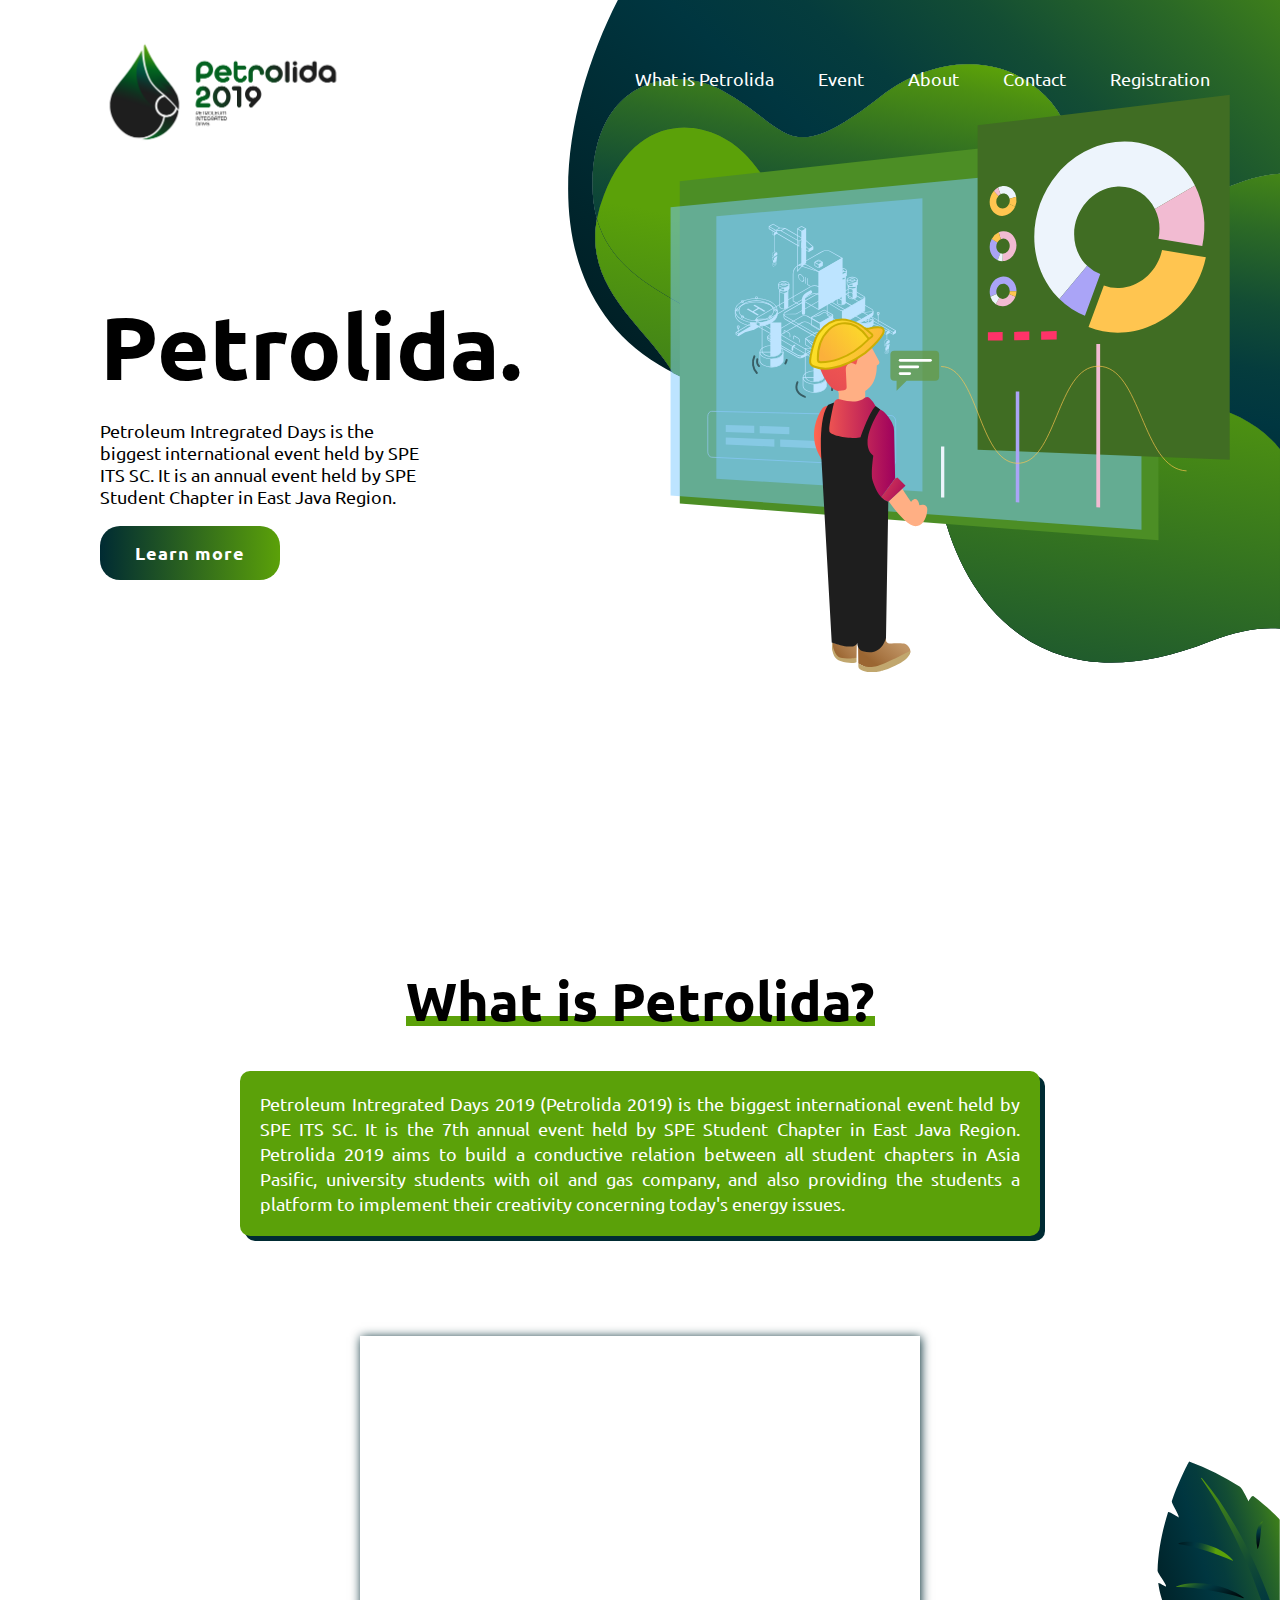
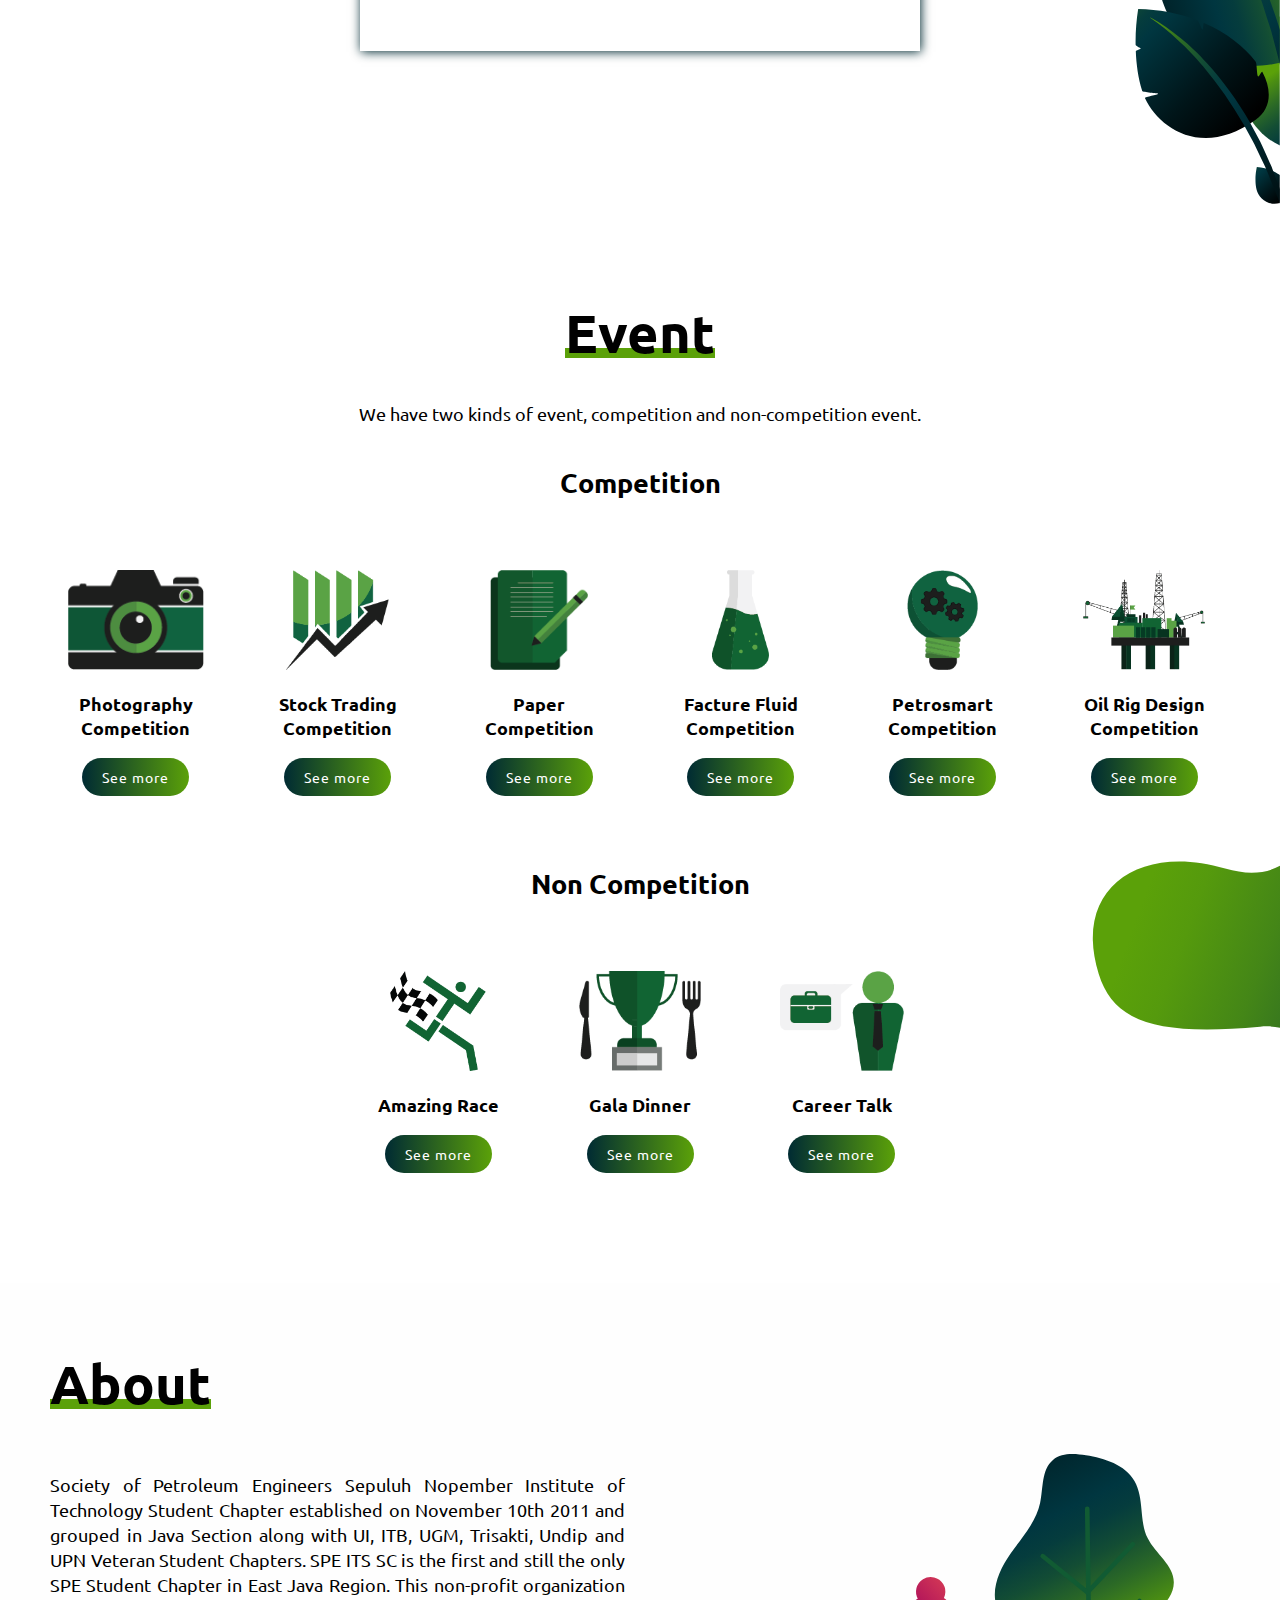
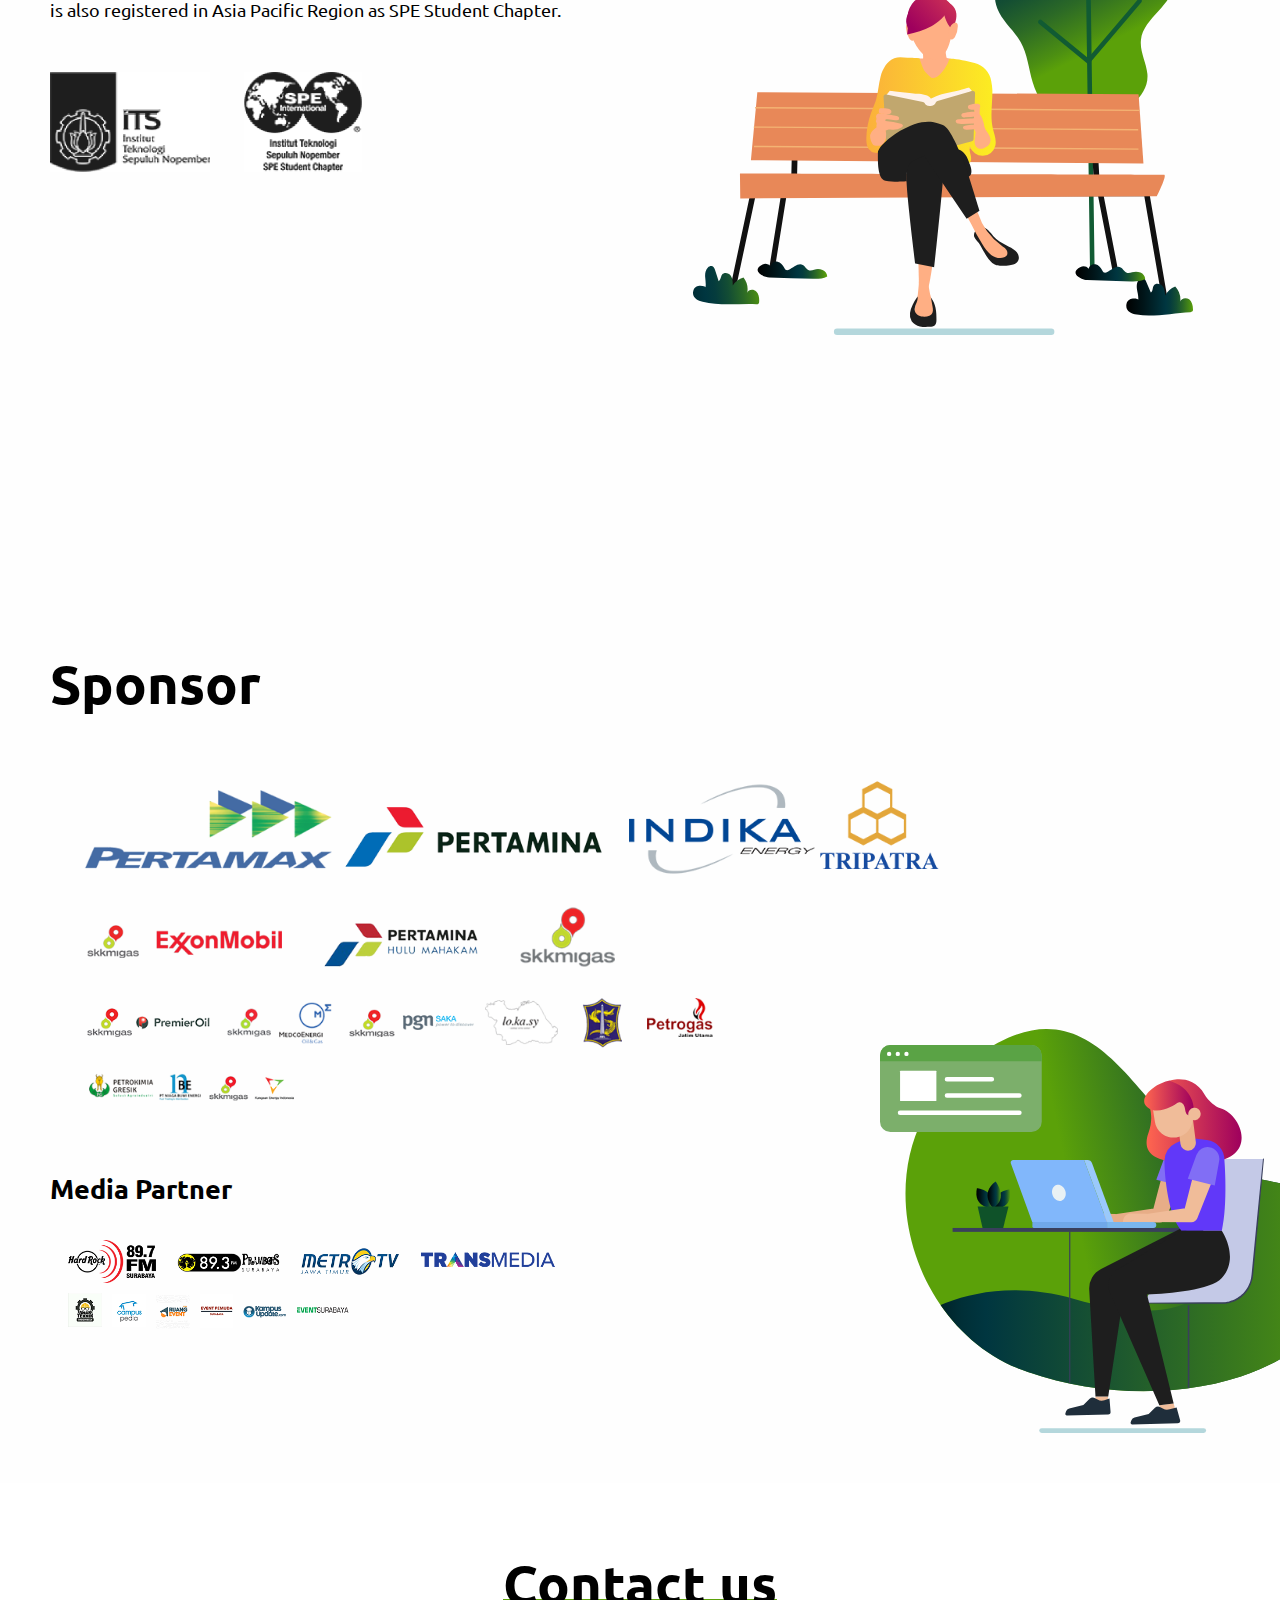
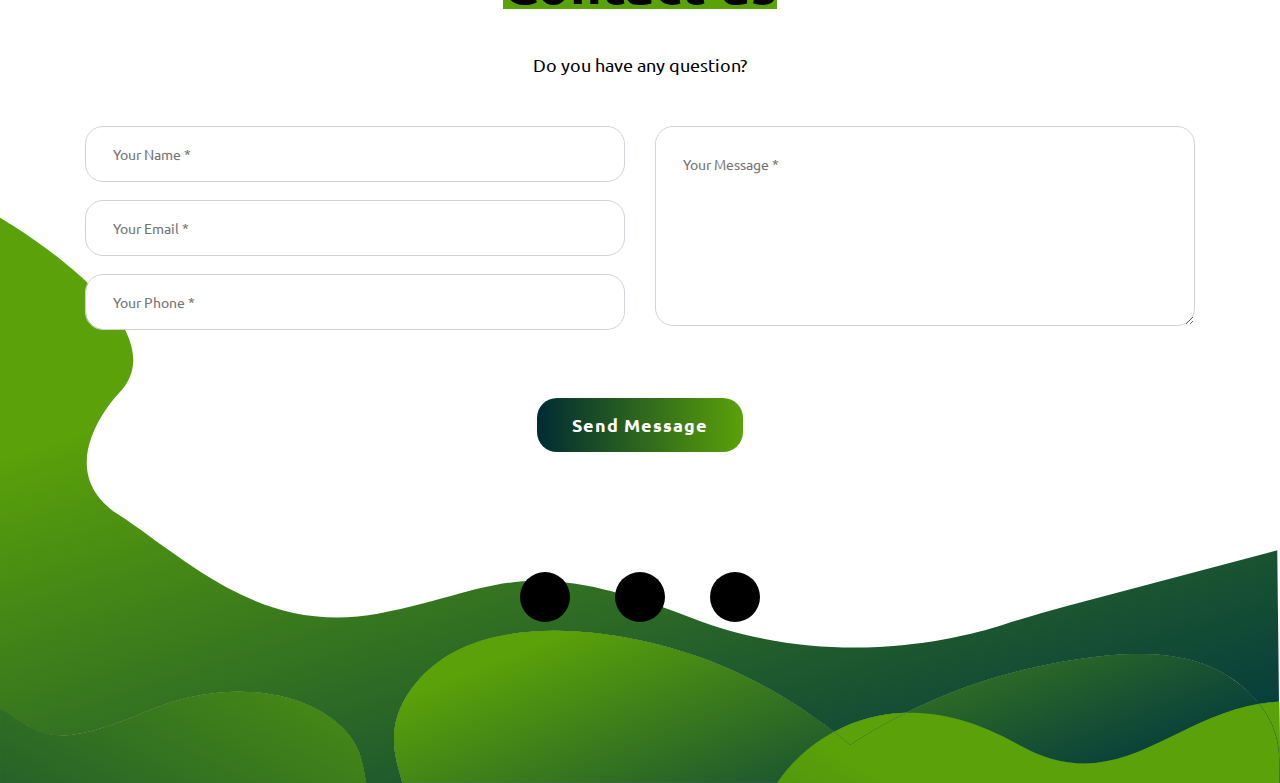
<file: petrolida/index.html>
<!DOCTYPE html>
<html lang="en">
<head>
  <meta charset="UTF-8">
  <meta name="viewport" content="width=device-width, initial-scale=1.0">
  <meta http-equiv="X-UA-Compatible" content="ie=edge">
  <title>Petrolida 2019</title>
  <link rel="shortcut icon" href="img/favicon.ico" type="image/x-icon">
  <link href="https://fonts.googleapis.com/css?family=Ubuntu:regular,medium,bold" rel="stylesheet">
  <link rel="stylesheet" href="https://use.fontawesome.com/releases/v5.6.3/css/all.css" integrity="sha384-UHRtZLI+pbxtHCWp1t77Bi1L4ZtiqrqD80Kn4Z8NTSRyMA2Fd33n5dQ8lWUE00s/" crossorigin="anonymous">
  <link rel="stylesheet" href="css/bootstrap-grid.min.css">
  <link rel="stylesheet" href="css/style.css">
</head>
<body>
  <section id="home">
    <div class="container-fluid">
      <div class="row">
        <div class="col-md-6 col-lg-4">
          <img src="img/logo.png" alt="Logo Petrolida 2019" class="logo img-fluid">
        </div>
        <div class="col-md-6 col-lg-8">
          <nav>
            <ul>
              <li><a href="#what">What is Petrolida</a></li>
              <li><a href="#event">Event</a></li>
              <li><a href="#about">About</a></li>
              <li><a href="#contact">Contact</a></li>
              <li><a>Registration</a></li>
            </ul> 
          </nav>
        </div>
      </div>
      <div class="row">
        <div class="col-md-12 col-lg-4">
          <div class="margin-left">
              <h1>Petrolida.</h1>
              <p>Petroleum Intregrated Days is the biggest international event held by SPE ITS SC. It is an annual event held by SPE Student Chapter in East Java Region.</p>
              <a href="#what"><button>Learn more</button></a>
          </div>
        </div>
        <div class="col-md-12 order-first order-lg-2 col-lg-4 offset-lg-4">
          <img src="img/SVG/v-home.svg" class="v-home img-fluid">
        </div>
      </div>
    </div>
  </section>
  <section id="what">
    <div class="container-fluid">
        <h1><span class="title-section">What is Petrolida?</span></h1>
        <div class="description">
            Petroleum Intregrated Days 2019 (Petrolida 2019) is the biggest international event held by SPE ITS SC. It is the 7th annual event held by SPE Student Chapter in East Java Region. Petrolida 2019 aims to build a conductive relation between all student chapters in Asia Pasific, university students with oil and gas company, and also providing the students a platform to implement their creativity concerning today's energy issues.
        </div>
        <iframe id="teaser" width="560" height="315" src="https://www.youtube.com/embed/g6Edn_84o3g" frameborder="0" allow="accelerometer; autoplay; encrypted-media; gyroscope; picture-in-picture" allowfullscreen></iframe>
    </div>
  </section>
  <section id="event">
    <div class="container-fluid">
        <h1><span class="title-section">Event</span></h1>
        <p>We have two kinds of event, competition and non-competition event.</p>
        <h2>Competition</h2>
        <div class="row justify-content-center">
          <div class="mtb col-sm-6 col-md-3 col-lg-2">
            <img src="img/photography.png" alt="Photography Competition" class="logo-event img-fluid">
            <h3>Photography <br> Competition</h3>
            <a href="http://bit.ly/Petrolida2019InvitationLetter" target="_blank"><button>See more</button></a>
          </div>
          <div class="mtb col-sm-6 col-md-3 col-lg-2">
            <img src="img/stocktrading.png" alt="Stock Trading Competition" class="logo-event img-fluid">
            <h3>Stock Trading <br> Competition</h3>
            <a href="http://bit.ly/Petrolida2019InvitationLetter" target="_blank"><button>See more</button></a>
          </div>
          <div class="mtb col-sm-6 col-md-3 col-lg-2">
            <img src="img/paper.png" alt="Paper Competition" class="logo-event img-fluid">
            <h3>Paper <br> Competition</h3>
            <a href="http://bit.ly/Petrolida2019InvitationLetter" target="_blank"><button>See more</button></a>
          </div>
          <div class="mtb col-sm-6 col-md-3 col-lg-2">
            <img src="img/fracturefluid.png" alt="Facture Fluid Competition" class="logo-event img-fluid">
            <h3>Facture Fluid <br> Competition</h3>
            <a href="http://bit.ly/Petrolida2019InvitationLetter" target="_blank"><button>See more</button></a>
          </div>
          <div class="mtb col-sm-6 col-md-3 col-lg-2">
            <img src="img/petrosmart.png" alt="Petrosmart Competition" class="logo-event img-fluid">
            <h3>Petrosmart <br> Competition</h3>
            <a href="http://bit.ly/Petrolida2019InvitationLetter" target="_blank"><button>See more</button></a>
          </div>
          <div class="mtb col-sm-6 col-md-3 col-lg-2">
            <img src="img/oilrigdesign.png" alt="Oil Rig Competition" class="logo-event img-fluid">
            <h3>Oil Rig Design <br> Competition</h3>
            <a href="http://bit.ly/Petrolida2019InvitationLetter" target="_blank"><button>See more</button></a>
          </div>
        </div>
        <h2>Non Competition</h2>
        <div class="row justify-content-center">
            <div class="mtb col-sm-6 col-md-3 col-lg-2">
              <img src="img/amazingrace.png" alt="Amazing Race" class="logo-event img-fluid">
              <h3>Amazing Race</h3>
              <a href="http://bit.ly/Petrolida2019InvitationLetter" target="_blank"><button>See more</button></a>
            </div>
            <div class="mtb col-sm-6 col-md-3 col-lg-2">
              <img src="img/galadinner.png" alt="Gala Dinner" class="logo-event img-fluid">
              <h3>Gala Dinner</h3>
              <a href="http://bit.ly/Petrolida2019InvitationLetter" target="_blank"><button>See more</button></a>
            </div>
            <div class="mtb col-sm-6 col-md-3 col-lg-2">
              <img src="img/careertalk.png" alt="Career Talk" class="logo-event img-fluid">
              <h3>Career Talk</h3>
              <a href="http://bit.ly/Petrolida2019InvitationLetter" target="_blank"><button>See more</button></a>
            </div>
          </div>
    </div>
  </section>
  <section id="about">
    <div class="container-fluid">
        <h1><span class="title-section">About</span></h1>
        <div class="row">
          <div class="col-md-7 col-lg-6">
              <p class="description">Society of Petroleum Engineers Sepuluh Nopember Institute of Technology Student Chapter established on November 10th 2011 and grouped in Java Section along with UI, ITB, UGM, Trisakti, Undip and UPN Veteran Student Chapters. SPE ITS SC is the first and still the only SPE Student Chapter in East Java Region. This non-profit organization is also registered in Asia Pacific Region as SPE Student Chapter.</p>
              <div class="group-img">
                <img src="img/logo-its.png" alt="Logo ITS" class="img-fluid">
                <img src="img/logo-spe-sc-its.png" alt="Logo SPE SC ITS" class="img-fluid">
              </div>
          </div>
          <div class="col-md-5 order-first order-md-2 col-lg-6">
            <img src="img/SVG/v-about.svg" class="v-about img-fluid">
          </div>
        </div>
    </div>
  </section>
  <section id="sponsor">
    <div class="container-fluid">
      <h1>Sponsor</h1>
        <img src="img/Sponsor/sponsor.png" alt="Sponsor" class="img-fluid" width="900px">
      <h2>Media Partner</h2>
        <img src="img/Medpar/medpar.png" alt="Media Partner" class="img-fluid" width="600px">
    </div>
    <img src="img/SVG/v-sponsor.svg" class="v-sponsor">
  </section>
  <section id="contact">
      <div class="container">
        <h1><span class="title-section">Contact us</span></h1>
        <p>Do you have any question?</p>
          <form id="contactForm" name="sentMessage" novalidate>
              <div class="row">
                <div class="col-md-6">
                  <div class="form-group">
                    <input class="form-control" id="name" type="text" placeholder="Your Name *" required="" data-validation-required-message="Please enter your name." aria-invalid="false">
                  </div>
                  <div class="form-group">
                    <input class="form-control" id="email" type="email" placeholder="Your Email *" required="" data-validation-required-message="Please enter your email address." aria-invalid="false">
                  </div>
                  <div class="form-group">
                    <input class="form-control" id="phone" type="tel" placeholder="Your Phone *" required="" data-validation-required-message="Please enter your phone number.">
                    <p class="help-block text-danger"></p>
                  </div>
                </div>
                <div class="col-md-6">
                  <div class="form-group">
                    <textarea class="form-control" id="message" placeholder="Your Message *" required="" data-validation-required-message="Please enter a message."></textarea>
                  </div>
                </div>
                <div class="col-md-12">
                  <div id="success"></div>
                  <button id="sendMessageButton" type="submit">Send Message</button>
                </div>
              </div>
            </form>
      </div>
      <footer>
        <ul>
          <li>
            <a href="https://www.instagram.com/petrolida2019/" target="_blank">
              <i class="fab fa-instagram"></i>
            </a>
          </li>
          <li>
            <a href="https://www.facebook.com/PetrolidaITS/" target="_blank">
              <i class="fab fa-facebook-f"></i>
            </a>
          </li>
          <li>
            <a href="mailto:petrolida2019@gmail.com" target="_blank">
              <i class="fas fa-at"></i>
            </a>
          </li>
        </ul>
      </footer>
  </section>

  <!-- Script -->
  <script src="js/jquery.min.js"></script>
  <script src="js/bootstrap.min.js"></script>
  <script src="js/smooth-scrolling.js"></script>
  <script src="js/jqBootstrapValidation.js"></script>
  <script src="js/contact_me.js"></script>

</body>
</html>
</file>
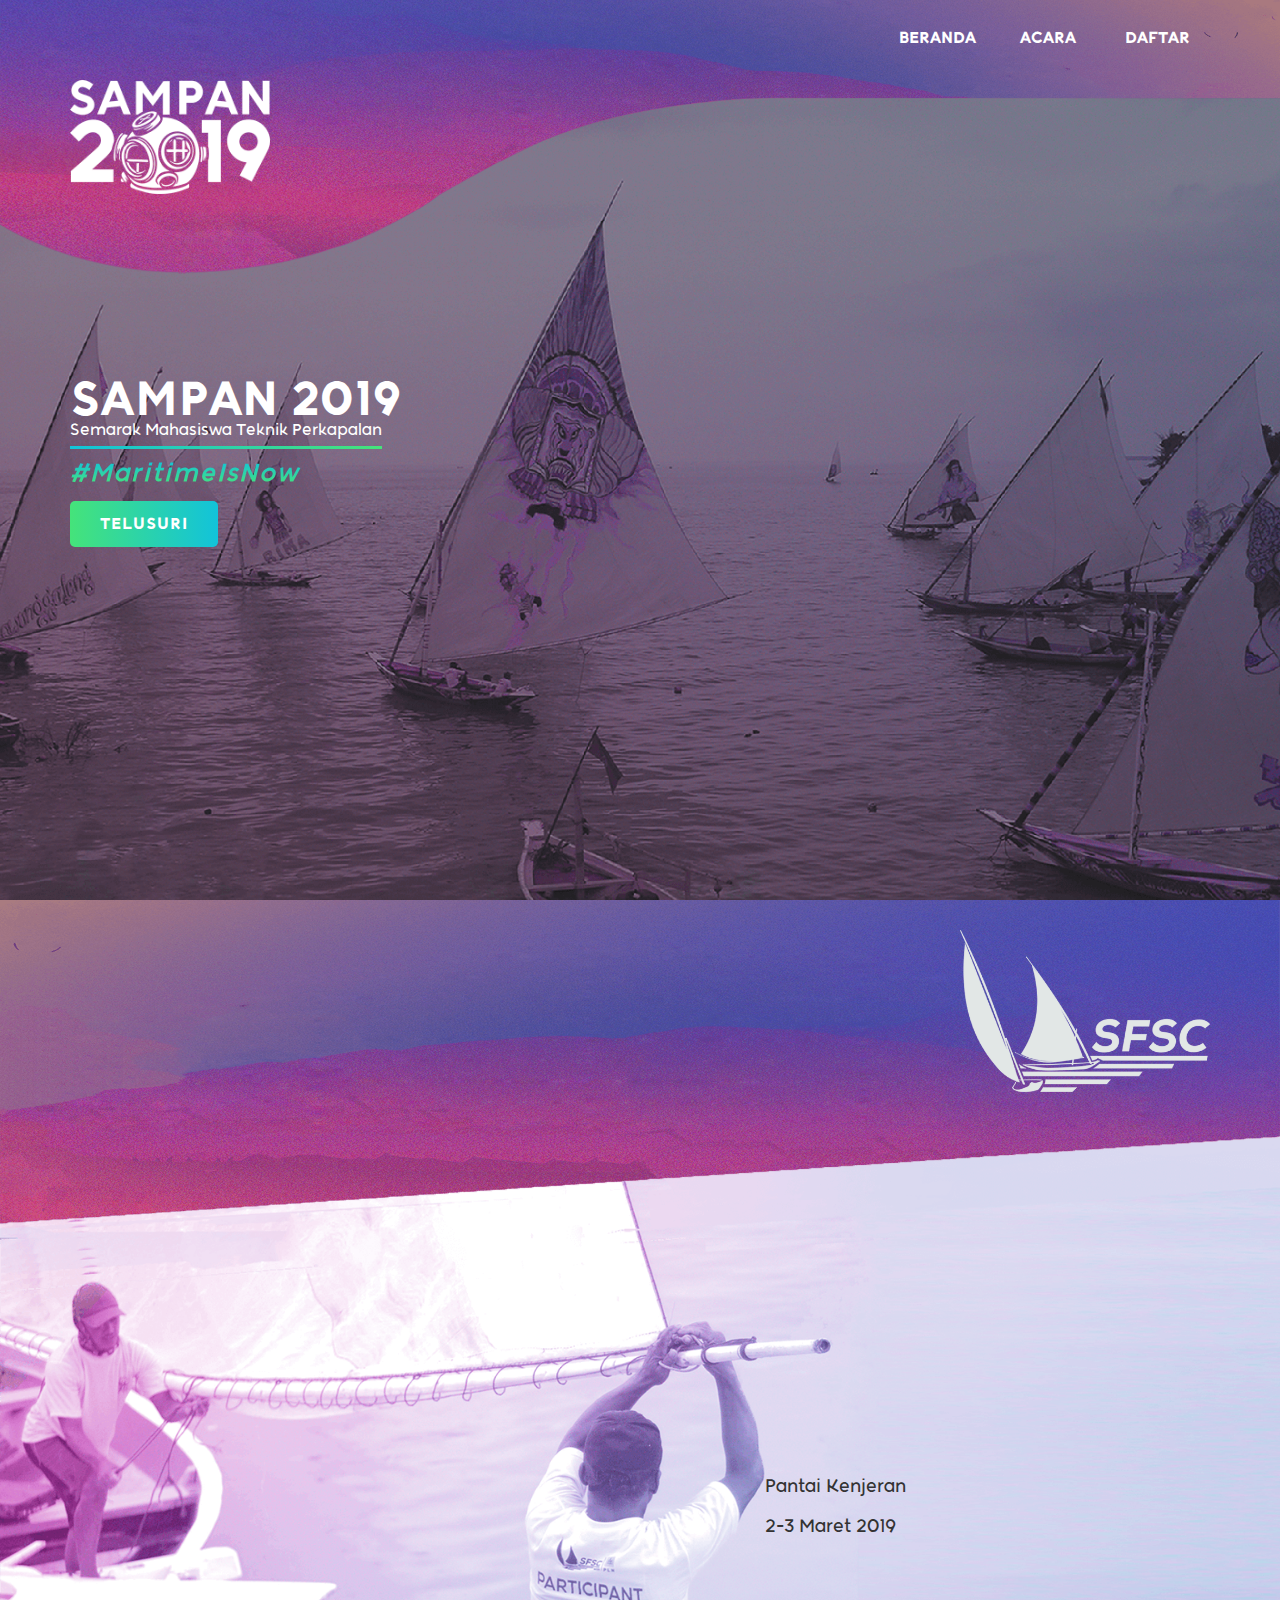
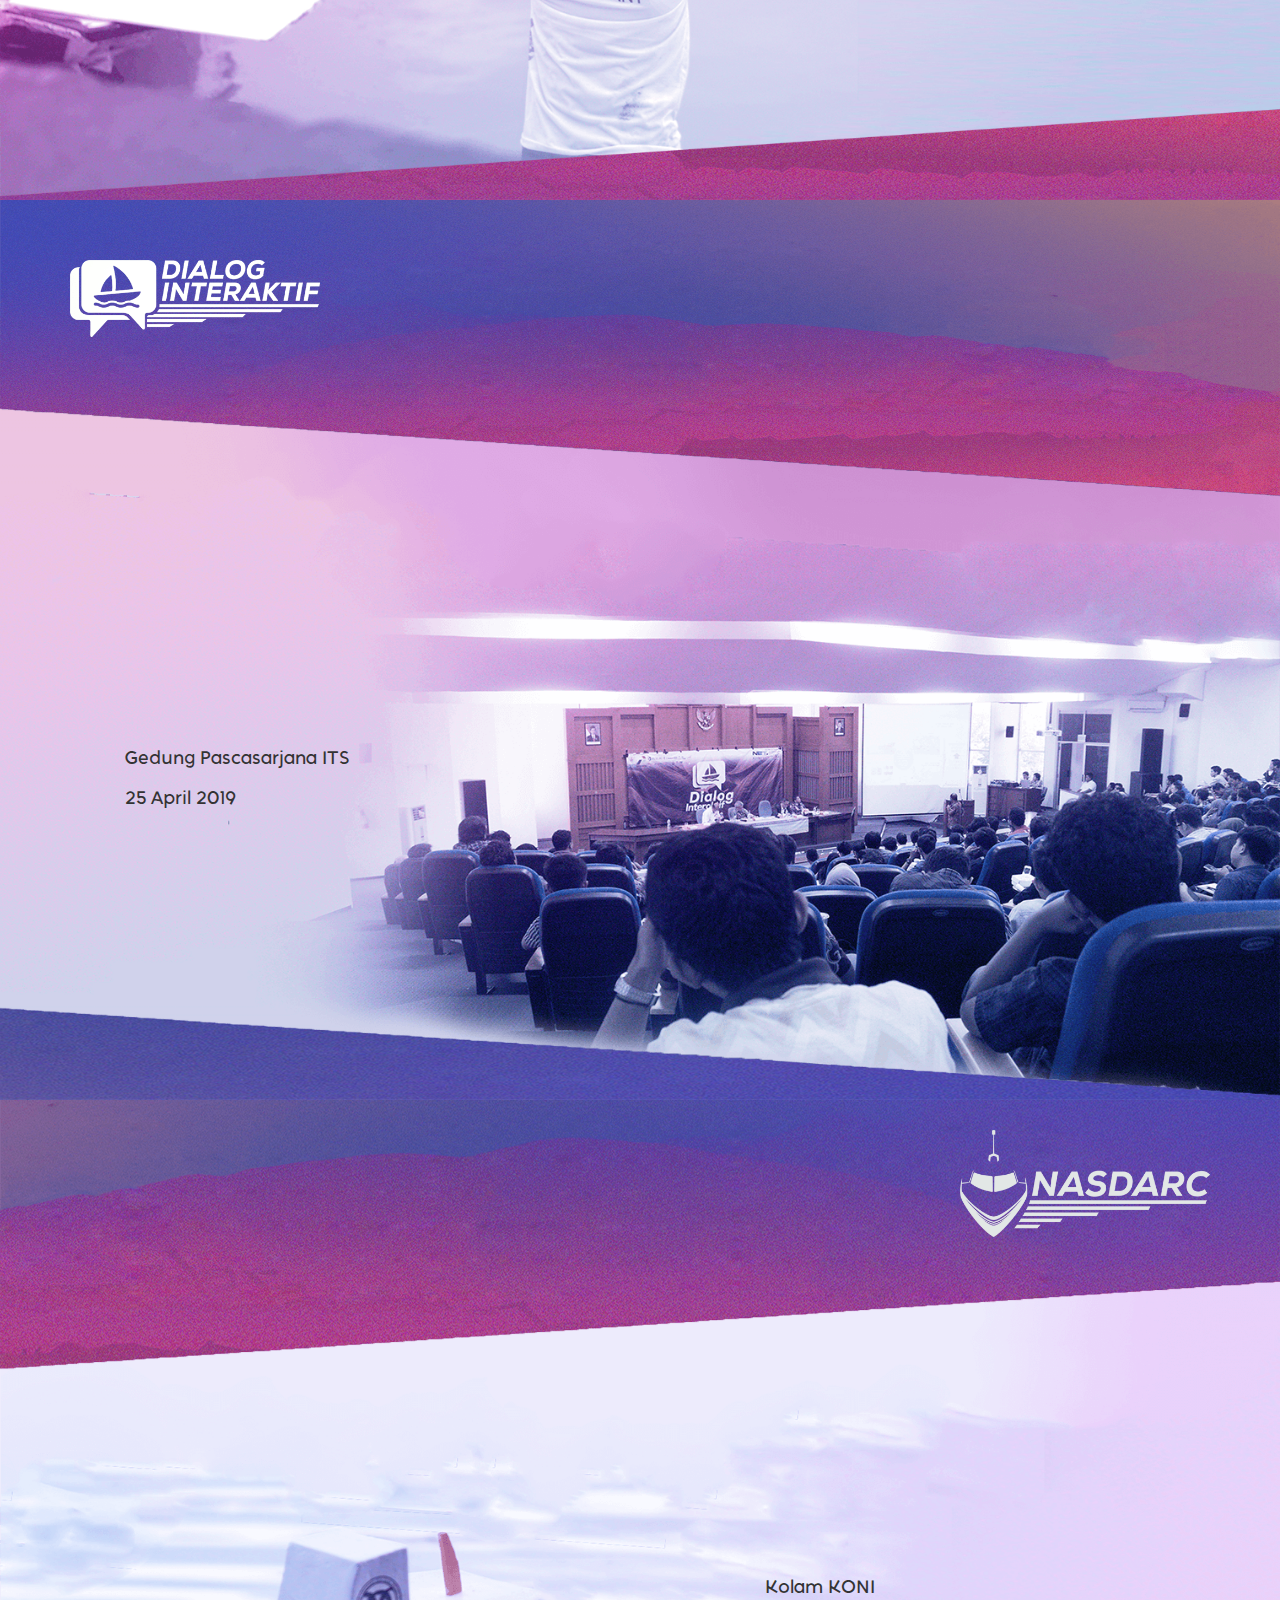
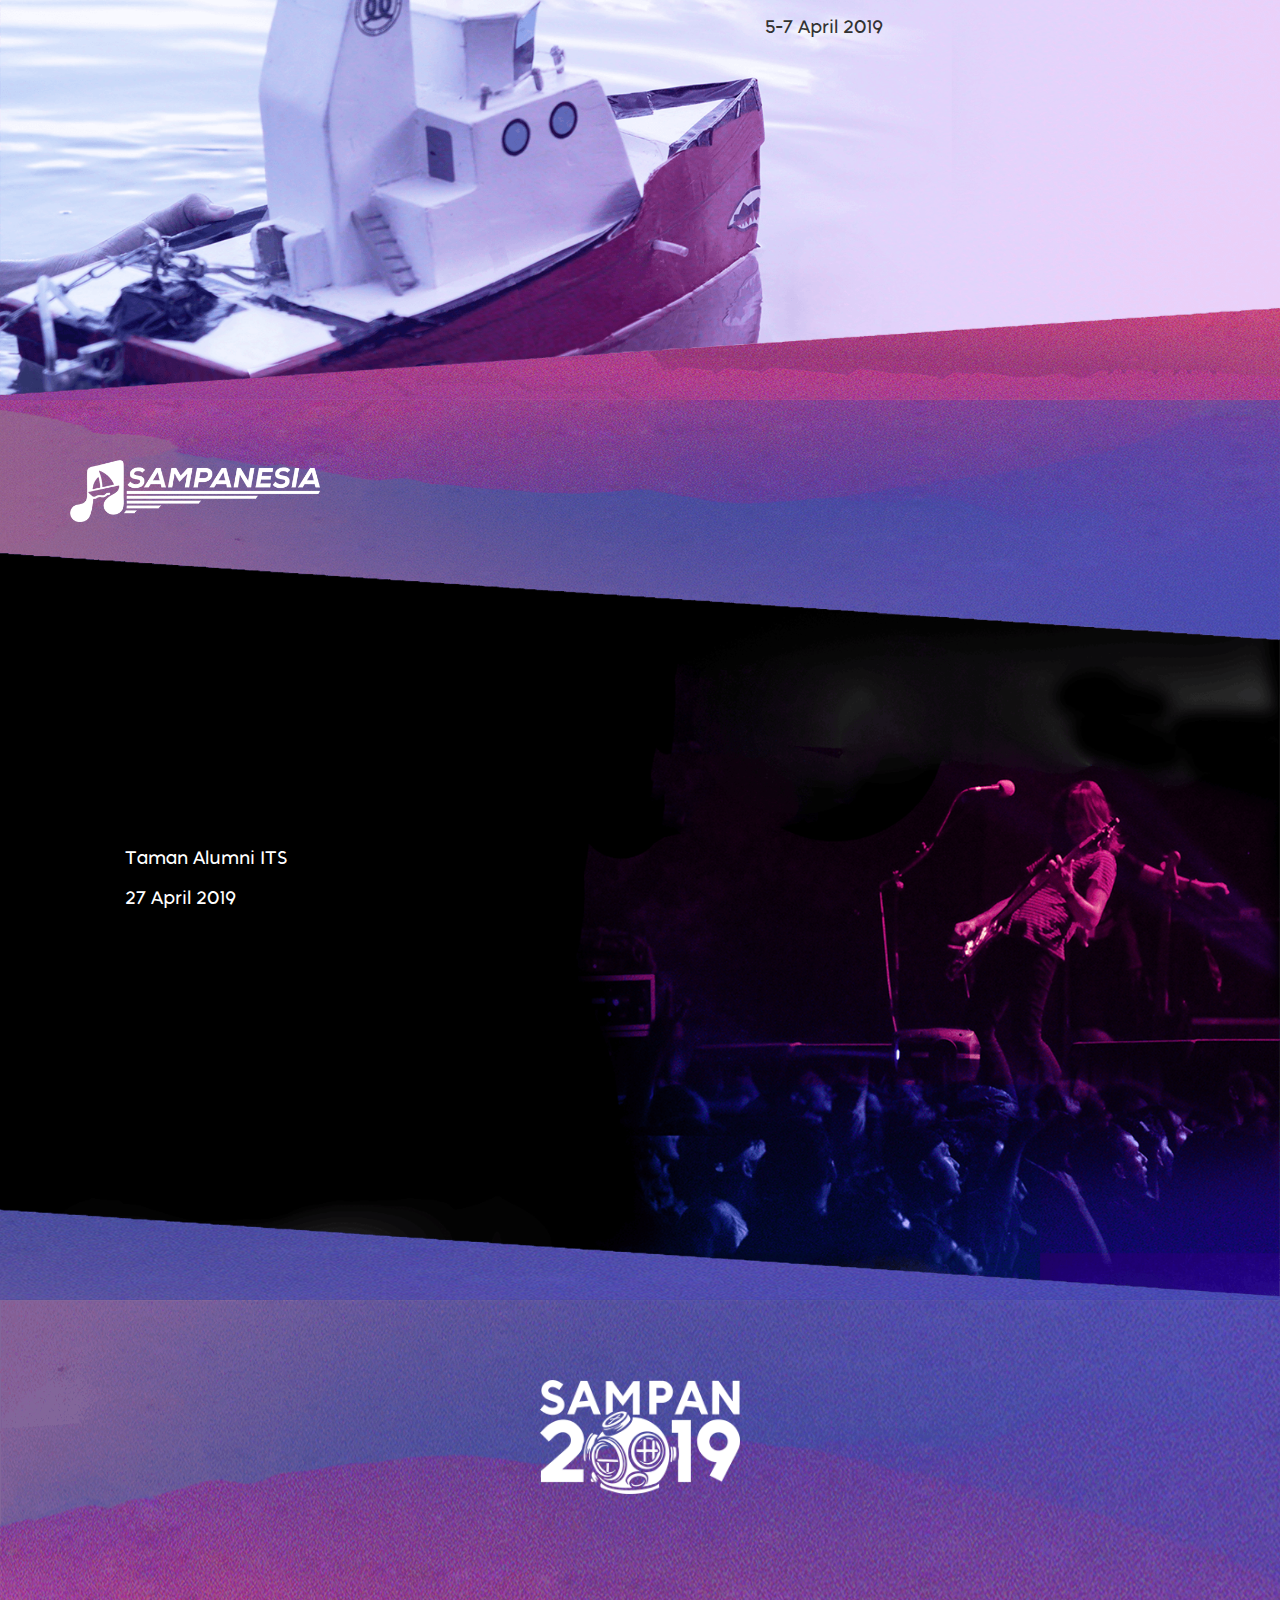
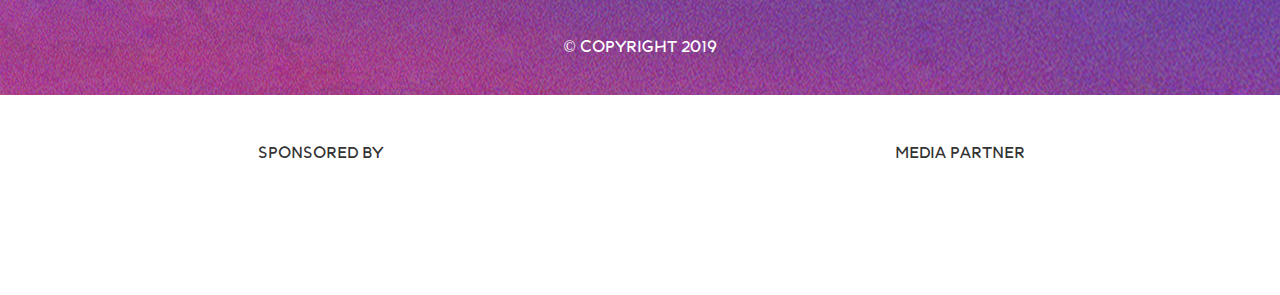
<file: sampan/index.html>
<!DOCTYPE html>
<html lang="en">
  <head>
    <title>SAMPAN ITS 2019</title>
    <meta charset="UTF-8" />
    <meta name="viewport" content="width=device-width, initial-scale=1.0" />
    <meta http-equiv="X-UA-Compatible" content="ie=edge" />
    <meta name="description" content="Ini adalah website Document." />
    <meta name="author" content="Ahmad Rifqy Syarwani" />
    <link rel="icon" href="img/favicon.ico" type="img/x-icon" />
    <link
      rel="stylesheet"
      href="https://use.fontawesome.com/releases/v5.0.13/css/all.css"
      integrity="sha384-DNOHZ68U8hZfKXOrtjWvjxusGo9WQnrNx2sqG0tfsghAvtVlRW3tvkXWZh58N9jp"
      crossorigin="anonymous"
    />
    <link rel="stylesheet" href="css/bsgrid.min.css" />
    <link rel="stylesheet" href="css/aos.css" />
    <link rel="stylesheet" href="css/reset.css" />
    <link rel="stylesheet" href="css/style.css" />
  </head>
  <body>
    <!-- LOADER -->
    <div id="loader-bg">
      <div class="container-spinner">
        <div class="logo-spinner"></div>
        <div class="lds-dual-ring"></div>
      </div>
    </div>
    <!-- HOME -->
    <section id="home">
      <div class="header">
        <div class="container">
          <div class="row">
            <div class="col-xs-8 col-sm-4">
              <img
                src="img/logo-sampan.png"
                alt="Logo SAMPAN 2019"
                class="logo img-responsive"
              />
            </div>
            <nav class="dekstop col-sm-8 hidden-xs">
              <ul>
                <li><a href="#home">BERANDA</a></li>
                <li>
                  <div class="dropdown">
                    <span class="dropbtn">ACARA <i class="fas fa-chevron-down" style="margin-left: 5px"></i></span>
                    <div class="dropdown-content">
                        <a href="#sfsc">SFSC</a>
                        <a href="#di">DI</a>
                        <a href="#nasdarc">NASDARC</a>
                        <a href="#sampanesia">SAMPANESIA</a>
                      </div>
                  </div>
                </li>
                <li><a>DAFTAR</a></li>
              </ul>
            </nav>
            <nav class="mobile visible-xs">
              <div class="controller">
                <i class="toggle fas fa-bars"></i>
                <i class="toggle fas fa-times"></i>
              </div>
              <ul>
                <li>
                  <a href="#home">BERANDA</a>
                </li>
                <li>
                  <a href="#sfsc">SFSC</a>
                </li>
                <li>
                  <a href="#di">DI</a>
                </li>
                <li>
                  <a href="#nasdarc">NASDARC</a>
                </li>
                <li>
                  <a href="#sampanesia">SAMPANESIA</a>
                </li>
                <li>
                  <a>DAFTAR</a>
                </li>
              </ul>
            </nav>
          </div>
        </div>
      </div>
      <div class="container">
        <h1>SAMPAN 2019</h1>
        <span class="semarak">Semarak Mahasiswa Teknik Perkapalan</span>
        <h2 class="maritimeisnow">#MaritimeIsNow</h2>
        <a href="#sfsc" class="a-button"><button>TELUSURI</button></a>
      </div>
    </section>
    <!-- End of HOME -->
    <!-- SFSC -->
    <section id="sfsc">
      <div class="header-event">
        <div class="container">
          <div class="row">
            <div class="container-logo-event col-sm-6 col-sm-push-6 text-right">
              <img
                src="img/logo-sfsc.png"
                alt="Logo SFSC"
                class="img-responsive logo-event"
                width="250px"
              />
            </div>
            <div class="col-sm-6  col-sm-pull-6">
              <img
                src="img/sfsc.png"
                alt="SFSC"
                class="img-responsive title-event"
                width="400px"
                data-aos="zoom-in" data-aos-duration="500" data-aos-once="true"
              />
            </div>
          </div>
        </div>
      </div>
      <div class="container-fluid">
        <div class="row">
          <div class="desc-event col-md-6 col-md-offset-6">
            <p data-aos="fade-up" data-aos-duration="1200" data-aos-once="true" data-aos-anchor-placement="bottom-bottom">
              Merupakan kompetisi balap perahu layar antar nelayan se-Surabaya
              dan sekitar, dimana kami bekerja sama dengan Pemerintah kota
              Surabaya untuk melestarikan budaya Perahu Layar tradisional
              sekaligus menarik wisatawan dalam maupun luar negeri.
            </p>
            <div class="place-date"><i class="fas fa-map-marker-alt"></i>  Pantai Kenjeran</div>
            <div class="place-date"><i class="fas fa-calendar-alt"></i>  2-3 Maret 2019</div>
            <!-- <a class="a-button"><button>SELENGKAPNYA</button></a> -->
          </div>
        </div>
      </div>
      <div class="footer-event"></div>
    </section>
    <!-- End of SFSC -->
    <!-- DI -->
    <section id="di">
      <div class="header-event">
        <div class="container">
          <div class="row">
            <div class="container-logo-event col-sm-6">
              <img
                src="img/logo-di.png"
                alt="Logo Dialog Interaktif"
                class="img-responsive logo-event"
                width="250px"
              />
            </div>
            <div class="col-sm-6 text-right">
              <img
                src="img/di.png"
                alt="Dialog Interaktif"
                class="img-responsive title-event"
                width="200px"
                data-aos="zoom-in" data-aos-duration="500" data-aos-once="true"
              />
            </div>
          </div>
        </div>
      </div>
      <div class="container-fluid">
        <div class="row">
          <div class="desc-event col-md-6">
            <p data-aos="fade-up" data-aos-duration="1200" data-aos-once="true" data-aos-anchor-placement="bottom-bottom">
              Merupakan suatu kegiatan yang mempertemukan pemerintah,
              masyarakat, para ahli, praktisi industry, serta civitas akademik
              dalam suatu tempat yang bertujuan mendiskusikan hingga
              menyelesaikan suatu masalah yang ada dibidang kemaritiman
              Indonesia
            </p>
            <div class="place-date"><i class="fas fa-map-marker-alt"></i>  Gedung Pascasarjana ITS</div>
            <div class="place-date"><i class="fas fa-calendar-alt"></i>  25 April 2019</div>
            <!-- <a class="a-button"><button>SELENGKAPNYA</button></a> -->
          </div>
        </div>
      </div>
      <div class="footer-event"></div>
    </section>
    <!-- End of DI -->
    <!-- NASDARC -->
    <section id="nasdarc">
      <div class="header-event">
        <div class="container">
          <div class="row">
            <div class="container-logo-event col-sm-6 col-sm-push-6 text-right">
              <img
                src="img/logo-nasdarc.png"
                alt="Logo NASDARC"
                class="img-responsive logo-event"
                width="250px"
              />
            </div>
            <div class="col-sm-6  col-sm-pull-6">
              <img
                src="img/nasdarc.png"
                alt="NASDARC"
                class="img-responsive title-event"
                width="400px"
                data-aos="zoom-in" data-aos-duration="500" data-aos-once="true"
              />
            </div>
          </div>
        </div>
      </div>
      <div class="container-fluid">
        <div class="row">
          <div class="desc-event col-md-6 col-md-offset-6">
            <p data-aos="fade-up" data-aos-duration="1200" data-aos-once="true" data-aos-anchor-placement="bottom-bottom">
              Merupakan lomba Desain dan Balap prototype Kapal yang dikendalikan
              dengan remote control, yang juga merupakan pencetus dari
              lomba-lomba sejenis di seluruh Indonesia.
            </p>
            <div class="place-date"><i class="fas fa-map-marker-alt"></i>  Kolam KONI</div>
            <div class="place-date"><i class="fas fa-calendar-alt"></i>  5-7 April 2019</div>
            <!-- <a class="a-button"><button>SELENGKAPNYA</button></a> -->
          </div>
        </div>
      </div>
      <div class="footer-event"></div>
    </section>
    <!-- End of SFSC -->
    <!-- SAMPANESIA -->
    <section id="sampanesia">
      <div class="header-event">
        <div class="container">
          <div class="row">
            <div class="container-logo-event col-sm-6">
              <img
                src="img/logo-sampanesia.png"
                alt="Logo SAMPANESIA"
                class="img-responsive logo-event"
                width="250px"
              />
            </div>
            <div class="col-sm-6 text-right">
              <img
                src="img/sampanesia.png"
                alt="SAMPANESIA"
                class="img-responsive title-event"
                width="400px"
                data-aos="zoom-in" data-aos-duration="500" data-aos-once="true"
              />
            </div>
          </div>
        </div>
      </div>
      <div class="container-fluid">
        <div class="row">
          <div class="desc-event col-md-6">
            <p data-aos="fade-up" data-aos-duration="1200" data-aos-once="true" data-aos-anchor-placement="bottom-bottom">
              Merupakan penutup dari SAMPAN 2019, dimana acara ini berperan
              sebagai bentuk apresiasi nyata dari kami, Mahasiswa Teknik
              Perkapalan ITS, terhadap Seni, Budaya dan Masyarakat.
            </p>
            <div class="place-date"><i class="fas fa-map-marker-alt"></i>  Taman Alumni ITS</div>
            <div class="place-date"><i class="fas fa-calendar-alt"></i>  27 April 2019</div>
            <!-- <a class="a-button"><button>SELENGKAPNYA</button></a> -->
          </div>
        </div>
      </div>
      <div class="footer-event"></div>
    </section>
    <!-- End of SAMPANESIA -->
    <!-- FOOTER -->
    <footer>
      <img src="img/logo-sampan.png" alt="Logo SAMPAN 2019" class="img-responsive">
      <ul data-aos="fade-up" data-aos-duration="500" data-aos-once="true">
        <li><a href="http://line.me/ti/p/~@ust1119k" target="_blank"><i class="fab fa-line"></i></a></li>
        <li><a href="https://www.instagram.com/sampanits/" target="_blank"><i class="fab fa-instagram"></i></a></li>
        <li><a href="https://id-id.facebook.com/nasdarc.sampanITS/" target="_blank"><i class="fab fa-facebook"></i></a></li>
        <li><a href="https://www.youtube.com/channel/UC9-1SK34ykY7YcGrddpgdcA" target="_blank"><i class="fab fa-youtube"></i></a></li>
        <li><a href="https://wa.me/081353357261" target="_blank"><i class="fab fa-whatsapp"></i></a></li>
      </ul>
      <p class="copyright">&copy; COPYRIGHT 2019</p>
    </footer>
    <!-- End of FOOTER -->
    <!-- SPONSOR -->
    <div id="sponsor">
      <div class="container-fluid">
        <div class="row">
        <div class="col-sm-6">
            SPONSORED BY
          </div>
          <div class="col-sm-6">
            MEDIA PARTNER
          </div>
        </div>
      </div>
    </div>
    <script src="https://ajax.googleapis.com/ajax/libs/jquery/3.2.0/jquery.min.js"></script>
    <script src="js/smooth-scrolling.js"></script>
    <script src="js/aos.js"></script>
    <script>
        AOS.init();
    </script>
    <script src="js/main.js"></script>
    <script>
        $(window).on('beforeunload', function(){
            $(window).scrollTop(0);
        });
        $(window).on("load", function() {
            setTimeout(function() {
                $('body').addClass('loaded');
            }, 300);
        });
    </script>
  </body>
</html>
</file>
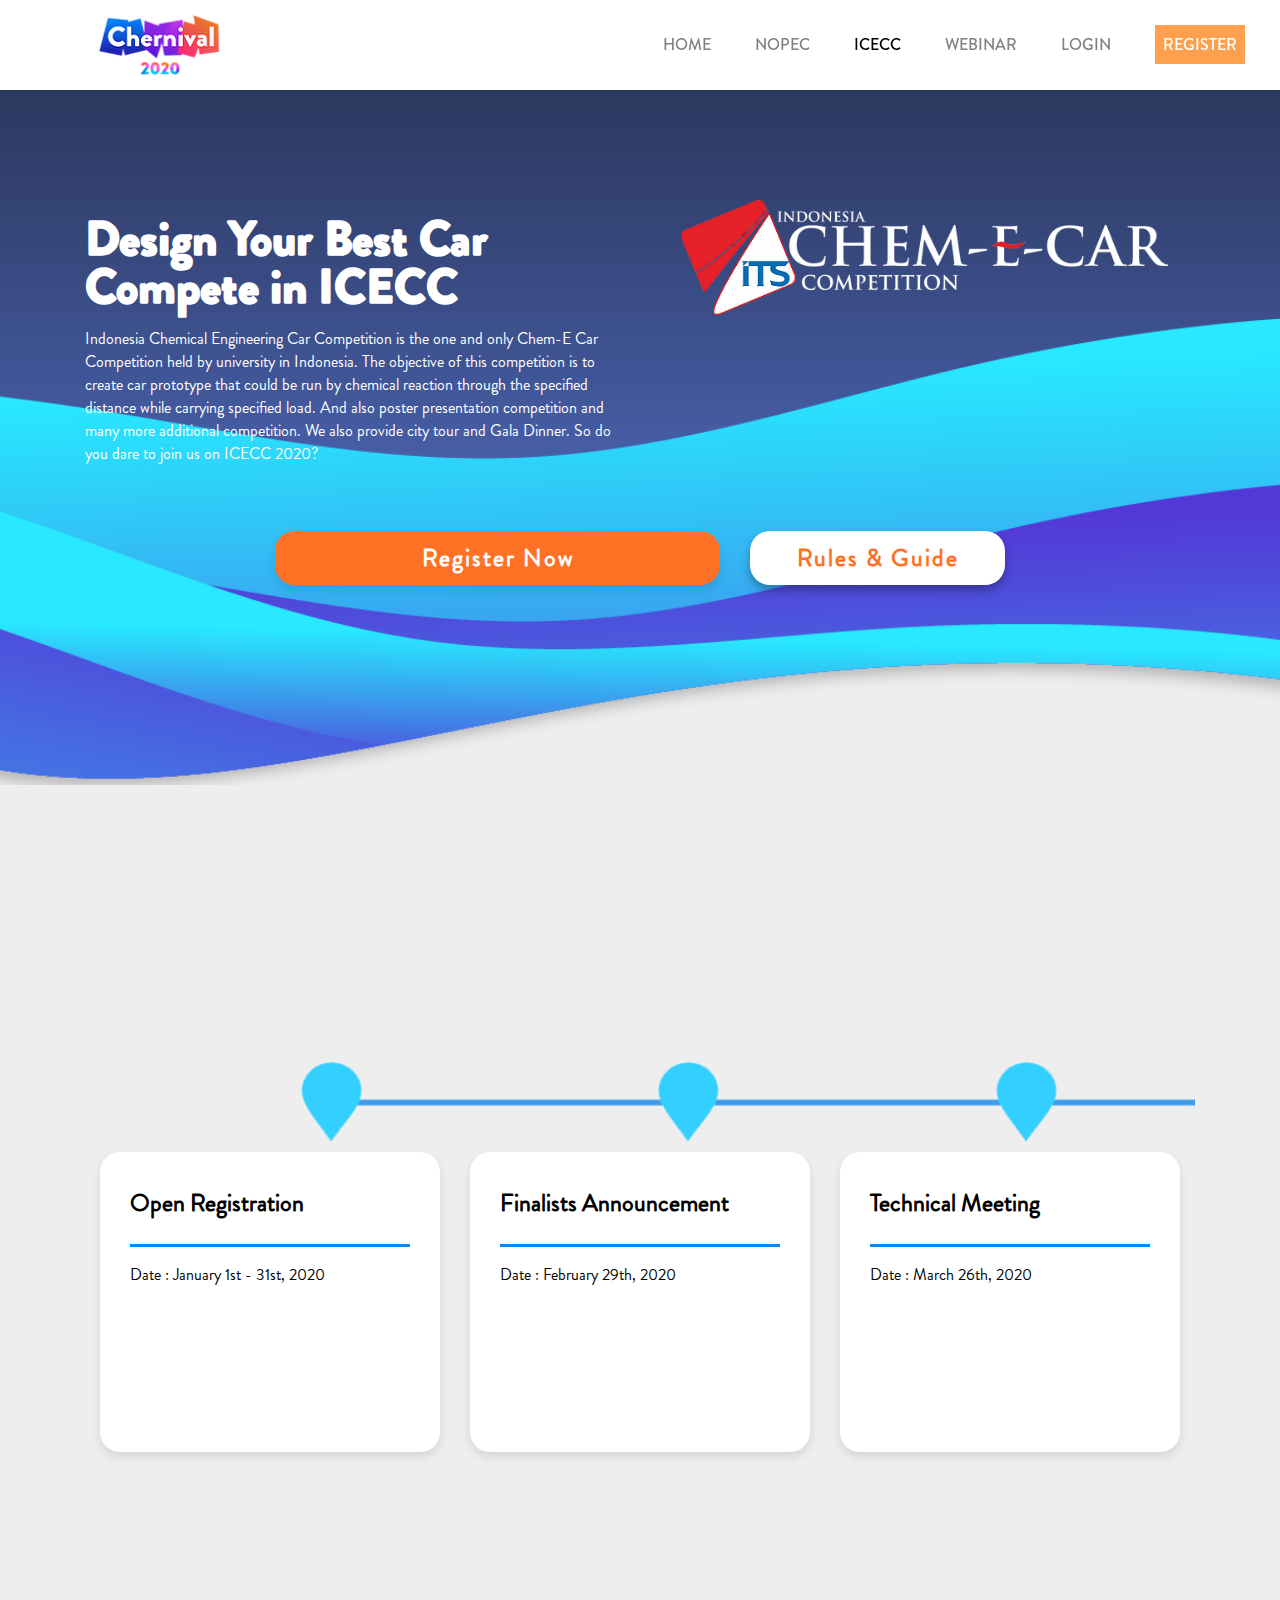
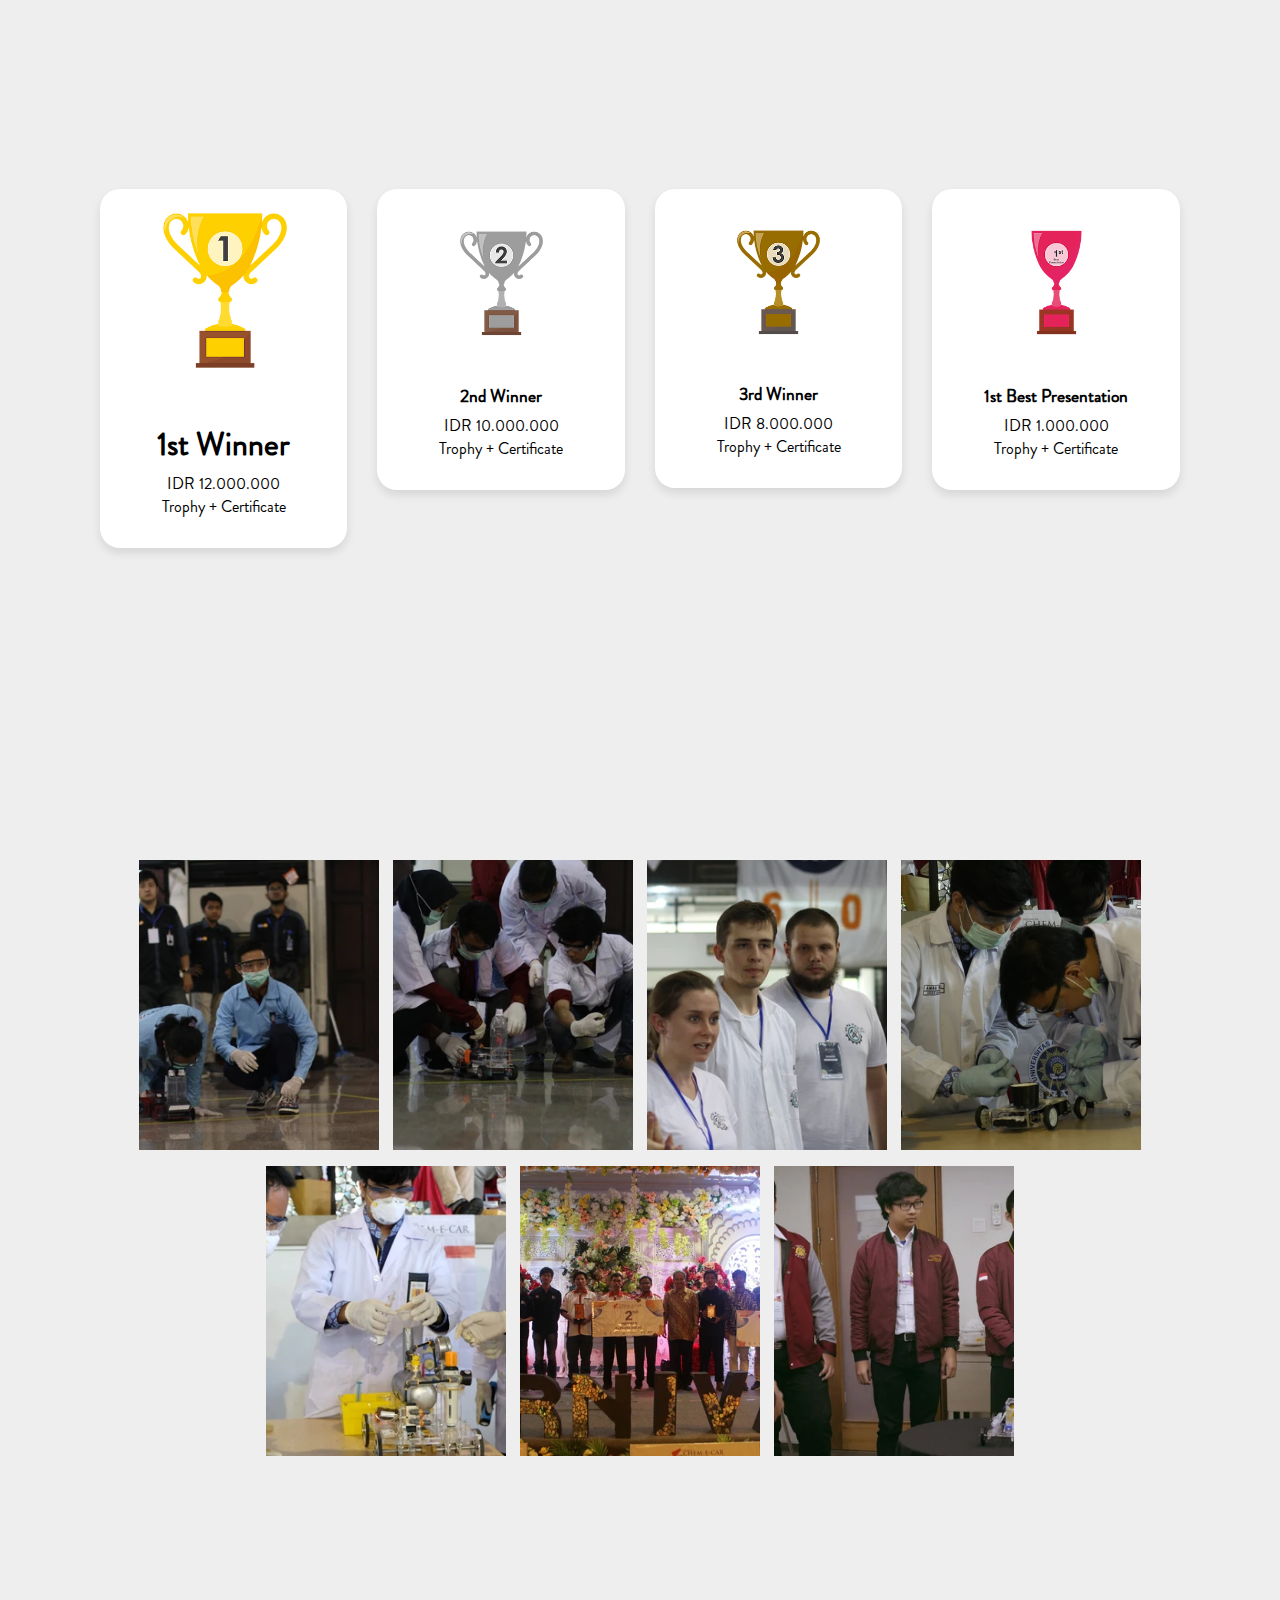
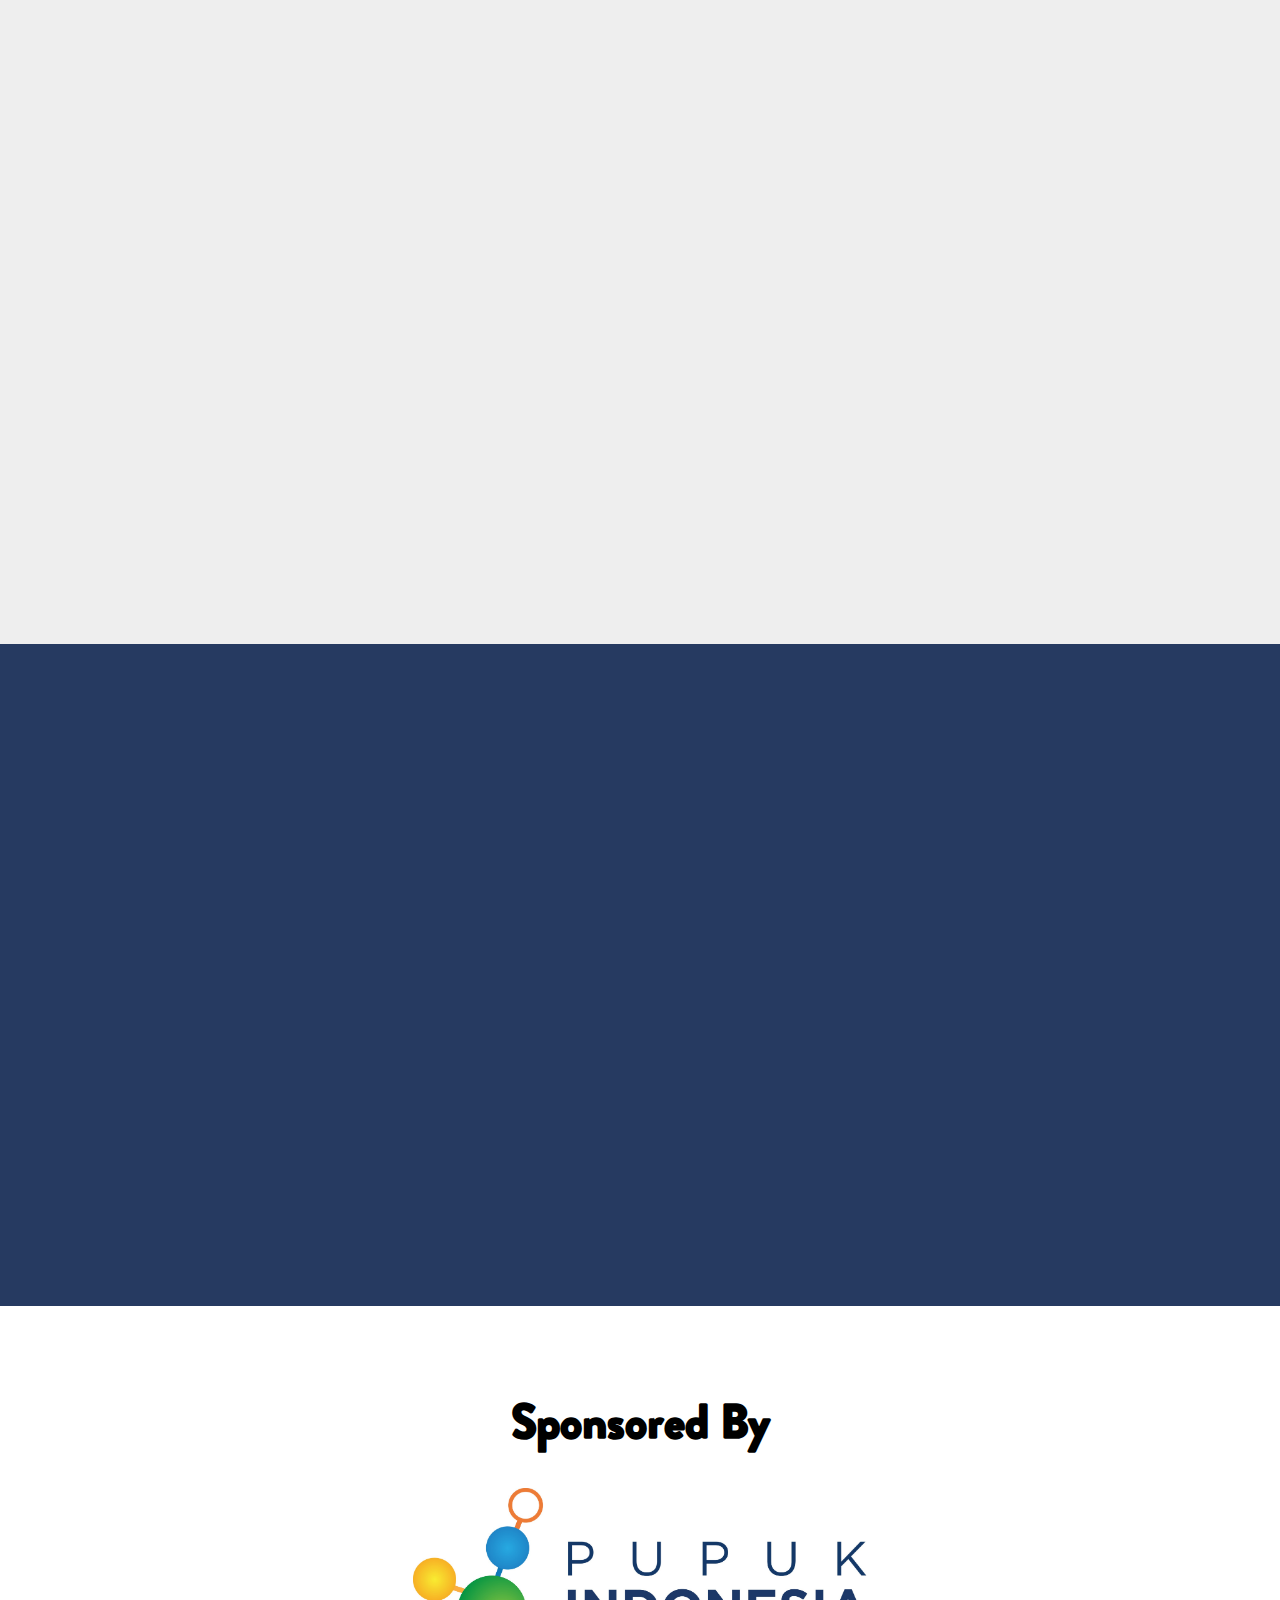
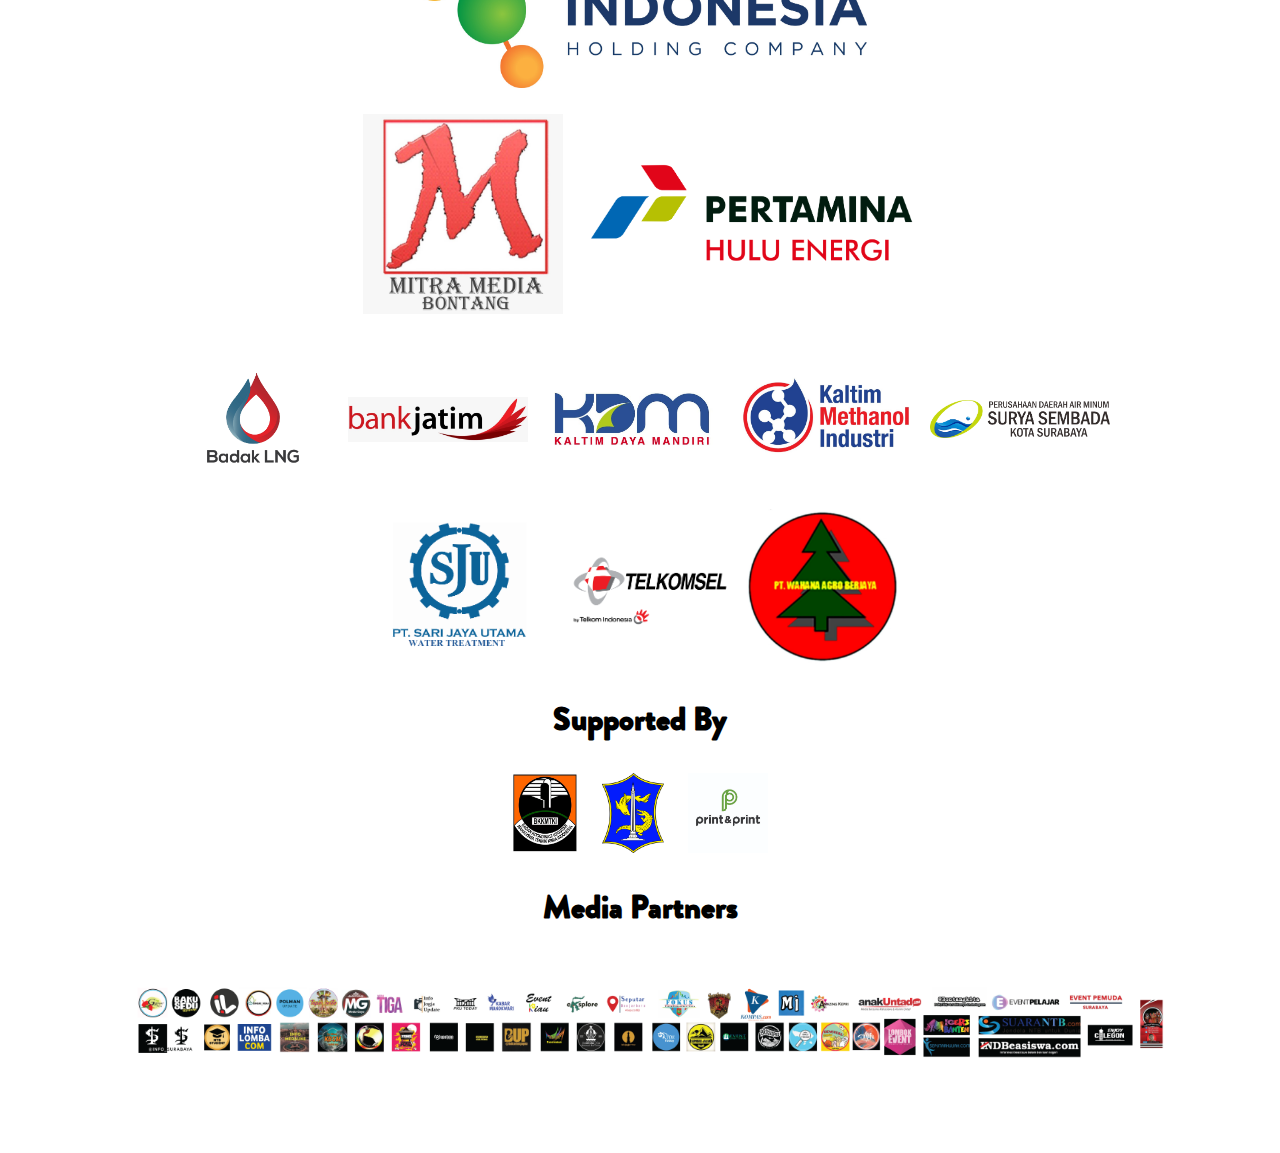
<file: chernival/icecc.html>
<!DOCTYPE html>
<html lang="en">

<head>
    <meta charset="UTF-8">
    <meta name="description"
        content="Chernival is the biggest agenda by the students of Chemical Engineering Department FTI-ITS">
    <meta name="keywords" content="Chernival, Teknik Kimia ITS, Teknik Kimia, ITS">
    <meta name="author" content="arifqys">
    <meta name="viewport" content="width=device-width, initial-scale=1.0">
    <meta http-equiv="X-UA-Compatible" content="ie=edge">
    <title>ICECC | Chernival 2020</title>
    <link rel="stylesheet" href="css/bootstrap-grid.css">
    <link rel="stylesheet" href="https://cdnjs.cloudflare.com/ajax/libs/font-awesome/5.11.2/css/all.css">
    <link rel="stylesheet" href="https://unpkg.com/aos@next/dist/aos.css">
    <link rel="stylesheet" href="css/lightbox.min.css">
    <link rel="stylesheet" href="css/style.css">
    <link rel="stylesheet" href="css/icecc.css">
    <link rel="shortcut icon" href="img/favicon.ico" type="image/x-icon">
</head>

<body>
    <!-- Loader -->
    <div class="container-loader">
        <div class="loader">
        </div>
    </div>
    <section id="home">
        <nav>
            <div class="container-fluid">
                <div class="row">
                    <div class="col-md-3 col-sm-6 col-6">
                        <a href="index.html" class="logo"><img src="img/logo-nav.webp" alt="Logo Chernival 2020"></a>
                    </div>
                    <div class="col-md-9 col-sm-6 col-6">
                        <div id="text">
                            <a href="index.html">HOME</a>
                            <a href="nopec.html">NOPEC</a>
                            <a href="icecc.html" class="active">ICECC</a>
                            <a href="webinar.html">WEBINAR</a>
                            <a href="https://nopec.chernival.com/login">LOGIN</a>
                            <a href="https://nopec.chernival.com/register" class="register">REGISTER</a>
                        </div>
                        <div id="icon" class="toggle">
                            <i class="fas fa-bars"></i>
                            <i class="fas fa-times"></i>
                        </div>
                    </div>
                </div>
            </div>
        </nav>
        <div class="menu-mobile">
            <a href="index.html">HOME</a>
            <a href="nopec.html">NOPEC</a>
            <a href="icecc.html" class="active">ICECC</a>
            <a href="webinar.html">WEBINAR</a>
            <a href="https://nopec.chernival.com/login">LOGIN</a>
            <a href="https://nopec.chernival.com/register" class="register">REGISTER</a>
        </div>
        <div id="icecc-home">
            <div class="container">
                <div class="row">
                    <div class="col-md-6">
                        <h1>Design Your Best Car<br>
                            Compete in <b>ICECC</b></h1>
                        <p>
                            Indonesia Chemical Engineering Car Competition is the one and only Chem-E Car Competition
                            held by university in Indonesia. The objective of this competition is to create car
                            prototype that could be run by chemical reaction through the specified distance while
                            carrying specified load. And also poster presentation competition and many more additional
                            competition. We also provide city tour and Gala Dinner. So do you dare to join us on ICECC
                            2020?
                        </p>
                    </div>
                    <div class="col-md-6 order-first order-md-2">
                        <img src="img/icecc/logo.webp" alt="Logo ICECC 2020">
                    </div>
                </div>
                <div class="row">
                    <div class="col-md-5 offset-md-2">
                        <a href="https://bit.ly/RegistrationICECC2020">
                            <button class="register">
                                Register Now
                            </button>
                        </a>
                    </div>
                    <div class="col-md-3">
                        <a href="https://bit.ly/RulesBookICECC2020" target="blank">
                            <button class="rules">
                                Rules & Guide
                            </button>
                        </a>
                    </div>
                </div>
            </div>
        </div>
    </section>
    <section id="icecc-timeline">
        <div class="container">
            <h1 data-aos="fade-right" data-aos-duration="2000" data-aos-once="true">Timeline</h1>
            <div class="scroll">
                <div class="row">
                    <img src="img/icecc/timeline.png" class="timeline">
                    <div class="col-2">
                        <div class="card">
                            <h3>Open Registration</h3>
                            <span class="hr"></span>
                            <p>Date : January 1st - 31st, 2020</p>
                        </div>
                    </div>
                    <div class="col-2">
                        <div class="card">
                            <h3>Finalists Announcement</h3>
                            <span class="hr"></span>
                            <p>Date : February 29th, 2020</p>
                        </div>
                    </div>
                    <div class="col-2">
                        <div class="card">
                            <h3>Technical Meeting</h3>
                            <span class="hr"></span>
                            <p>Date : March 26th, 2020</p>
                        </div>
                    </div>
                    <div class="col-2">
                        <div class="card">
                            <h3>Safety Inspection and Presentation</h3>
                            <span class="hr"></span>
                            <p>Date : March 27th, 2020</p>
                        </div>
                    </div>
                    <div class="col-2">
                        <div class="card">
                            <h3 class="text-left">Laboratory and Race Day</h3>
                            <span class="hr"></span>
                            <p>Date : March 28th, 2020</p>
                        </div>
                    </div>
                    <div class="col-2">
                        <div class="card">
                            <h3>Talk Show and Gala Dinner</h3>
                            <span class="hr"></span>
                            <p>Date : March 29th, 2020</p>
                        </div>
                    </div>
                </div>
            </div>
        </div>
    </section>
    <section id="icecc-prize">
        <div class="container">
            <h1 data-aos="fade-right" data-aos-duration="2000" data-aos-once="true">Prize</h1>
            <div class="scroll">
                <div class="row">
                    <div class="col-1">
                        <div class="card">
                            <img src="img/icecc/1st.webp">
                            <h3 class="title-winner">1st Winner</h3>
                            <p>IDR 12.000.000</p>
                            <p>Trophy + Certificate</p>
                        </div>
                    </div>
                    <div class="col-1">
                        <div class="card">
                            <img src="img/icecc/2nd.webp">
                            <h3>2nd Winner</h3>
                            <p>IDR 10.000.000</p>
                            <p>Trophy + Certificate</p>
                        </div>
                    </div>
                    <div class="col-1">
                        <div class="card">
                            <img src="img/icecc/3rd.webp">
                            <h3>3rd Winner</h3>
                            <p>IDR 8.000.000</p>
                            <p>Trophy + Certificate</p>
                        </div>
                    </div>
                    <div class="col-1">
                        <div class="card">
                            <img src="img/icecc/1st-presentation.webp">
                            <h3>1st Best Presentation</h3>
                            <p>IDR 1.000.000</p>
                            <p>Trophy + Certificate</p>
                        </div>
                    </div>
                    <div class="col-1">
                        <div class="card">
                            <img src="img/icecc/2nd-presentation.webp">
                            <h3>2nd Best Presentation</h3>
                            <p>Trophy + Certificate</p>
                        </div>
                    </div>
                    <div class="col-1">
                        <div class="card">
                            <img src="img/icecc/best-video.webp">
                            <h3>Best Video Profile</h3>
                            <p>IDR 1.000.000</p>
                            <p>Certificate</p>
                        </div>
                    </div>
                    <div class="col-1">
                        <div class="card">
                            <img src="img/icecc/most-economical.webp">
                            <h3>Best Accumulation</h3>
                            <p>IDR 1.000.000</p>
                            <p>Certificate</p>
                        </div>
                    </div>
                    <div class="col-1">
                        <div class="card">
                            <img src="img/icecc/best-safety-car.webp">
                            <h3>Best Safety</h3>
                            <p>IDR 1.000.000</p>
                            <p>Certificate</p>
                        </div>
                    </div>
                    <div class="col-1">
                        <div class="card">
                            <img src="img/icecc/best-concept.webp">
                            <h3>Best Design and Concept</h3>
                            <p>IDR 1.000.000</p>
                            <p>Certificate</p>
                        </div>
                    </div>
                </div>
            </div>
        </div>
    </section>
    <section>
        <div class="container">
            <h1 data-aos="fade-right" data-aos-duration="2000" data-aos-once="true">Gallery</h1>
            <div class="gallery">
                <a href="img/icecc/gallery1.webp" data-lightbox="mygallery"><img src="img/icecc/gallery1.webp"></a>
                <a href="img/icecc/gallery2.webp" data-lightbox="mygallery"><img src="img/icecc/gallery2.webp"></a>
                <a href="img/icecc/gallery3.webp" data-lightbox="mygallery"><img src="img/icecc/gallery3.webp"></a>
                <a href="img/icecc/gallery4.webp" data-lightbox="mygallery"><img src="img/icecc/gallery4.webp"></a>
                <a href="img/icecc/gallery5.webp" data-lightbox="mygallery"><img src="img/icecc/gallery5.webp"></a>
                <a href="img/icecc/gallery6.webp" data-lightbox="mygallery"><img src="img/icecc/gallery6.webp"></a>
                <a href="img/icecc/gallery7.webp" data-lightbox="mygallery"><img src="img/icecc/gallery7.webp"></a>
            </div>
        </div>
    </section>
    <section>
        <div class="container">
            <h1 data-aos="fade-right" data-aos-duration="2000" data-aos-once="true">Video</h1>
            <div class="video">
                <iframe width="90%" height="400" src="https://www.youtube.com/embed/z63YA8VLRrU" frameborder="0"
                    allow="accelerometer; autoplay; encrypted-media; gyroscope; picture-in-picture"
                    allowfullscreen></iframe>
            </div>
        </div>
    </section>
    <section id="contact">
        <div class="container">
            <div class="row">
                <div class="col-md-12" data-aos="fade-up">
                    <h1>Contact Us</h1>
                    <h3>HEAD OFFICE</h3>
                    <p>Chemical Engineering Department, Jalan Teknik Kimia,<br>
                        Gedung N Institut Teknologi Sepuluh Nopember Surabaya 60111</p>
                    <div class="row">
                        <div class="col-md-4">
                            <h3>NOPEC</h3>
                            <p>Amanda: 08161930363</p>
                            <p>Andre: 082232561864</p>
                            <p>Aul: 085230069551</p>
                        </div>
                        <div class="col-md-4">
                            <h3>ICECC</h3>
                            <p>Ariq: 085271079899</p>
                            <p>Risti: 087809693045</p>
                            <p>Sahara: 083851292760</p>
                        </div>
                        <div class="col-md-4">
                            <h3>WEBINAR</h3>
                            <p>Pandu: 081229208886</p>
                            <p>Ghozi: 081284203190</p>
                            <p>Erin: 088901925445</p>
                        </div>
                    </div>
                    <span class="hr"></span>
                    <div class="socmed">
                        <a href="https://instagram.com/chernival" target="blank"><i class="fab fa-instagram"></i></a>
                        <a href="https://twitter.com/chernival" target="blank"><i class="fab fa-twitter"></i></a>
                        <a href="https://www.youtube.com/channel/UCe0qTccTUUFjJwHNJhZy8ug/featured" target="blank"><i
                                class="fab fa-youtube"></i></a>
                    </div>
                </div>
            </div>
        </div>
    </section>
    <section id="sponsor">
        <div class="container">
            <div class="row">
                <div class="col-md-12">
                    <h1 class="title-sponsor">Sponsored By</h1>
                    <div class="sponsor">
                        <div class="silver">
                            <img src="sponsor/silver/pupukindonesia.jpg">
                        </div>
                        <div class="bronze">
                            <img src="sponsor/bronze/mitra.jpg">
                            <img src="sponsor/bronze/phe.png">
                        </div>
                        <div class="co">
                            <img src="sponsor/co/badaklng.jpg">
                            <img src="sponsor/co/bankjatim.jpg">
                            <img src="sponsor/co/kdm.jpg">
                            <img src="sponsor/co/kmi.jpg">
                            <img src="sponsor/co/pdam.png">
                            <img src="sponsor/co/sju.png">
                            <img src="sponsor/co/telkomsel.png">
                            <img src="sponsor/co/wahana.png">
                        </div>
                    </div>
                    <div class="partner">
                        <h1 class="title-support">Supported By</h1>
                        <div class="support">
                            <img src="sponsor/support/bkkmtki.jpg">
                            <img src="sponsor/support/pemkot.png">
                            <img src="sponsor/support/printnprint.jpg">
                        </div>
                        <h1 class="title-medpar">Media Partners</h1>
                        <div class="medpar">
                            <img src="sponsor/mediapartner.png">
                        </div>
                    </div>
                </div>
            </div>
        </div>
    </section>
    <script src="https://unpkg.com/aos@next/dist/aos.js"></script>
    <script>
        AOS.init();
    </script>
    <script src="js/lightbox-plus-jquery.min.js"></script>
    <script>
        $(window).on('beforeunload', function () {
            $(window).scrollTop(0);
        });

        $(document).ready(function () {
            setTimeout(function () {
                $('body').addClass('loaded');
            }, 100);
        });
    </script>
    <script src="js/script.js"></script>
</body>

</html>
</file>
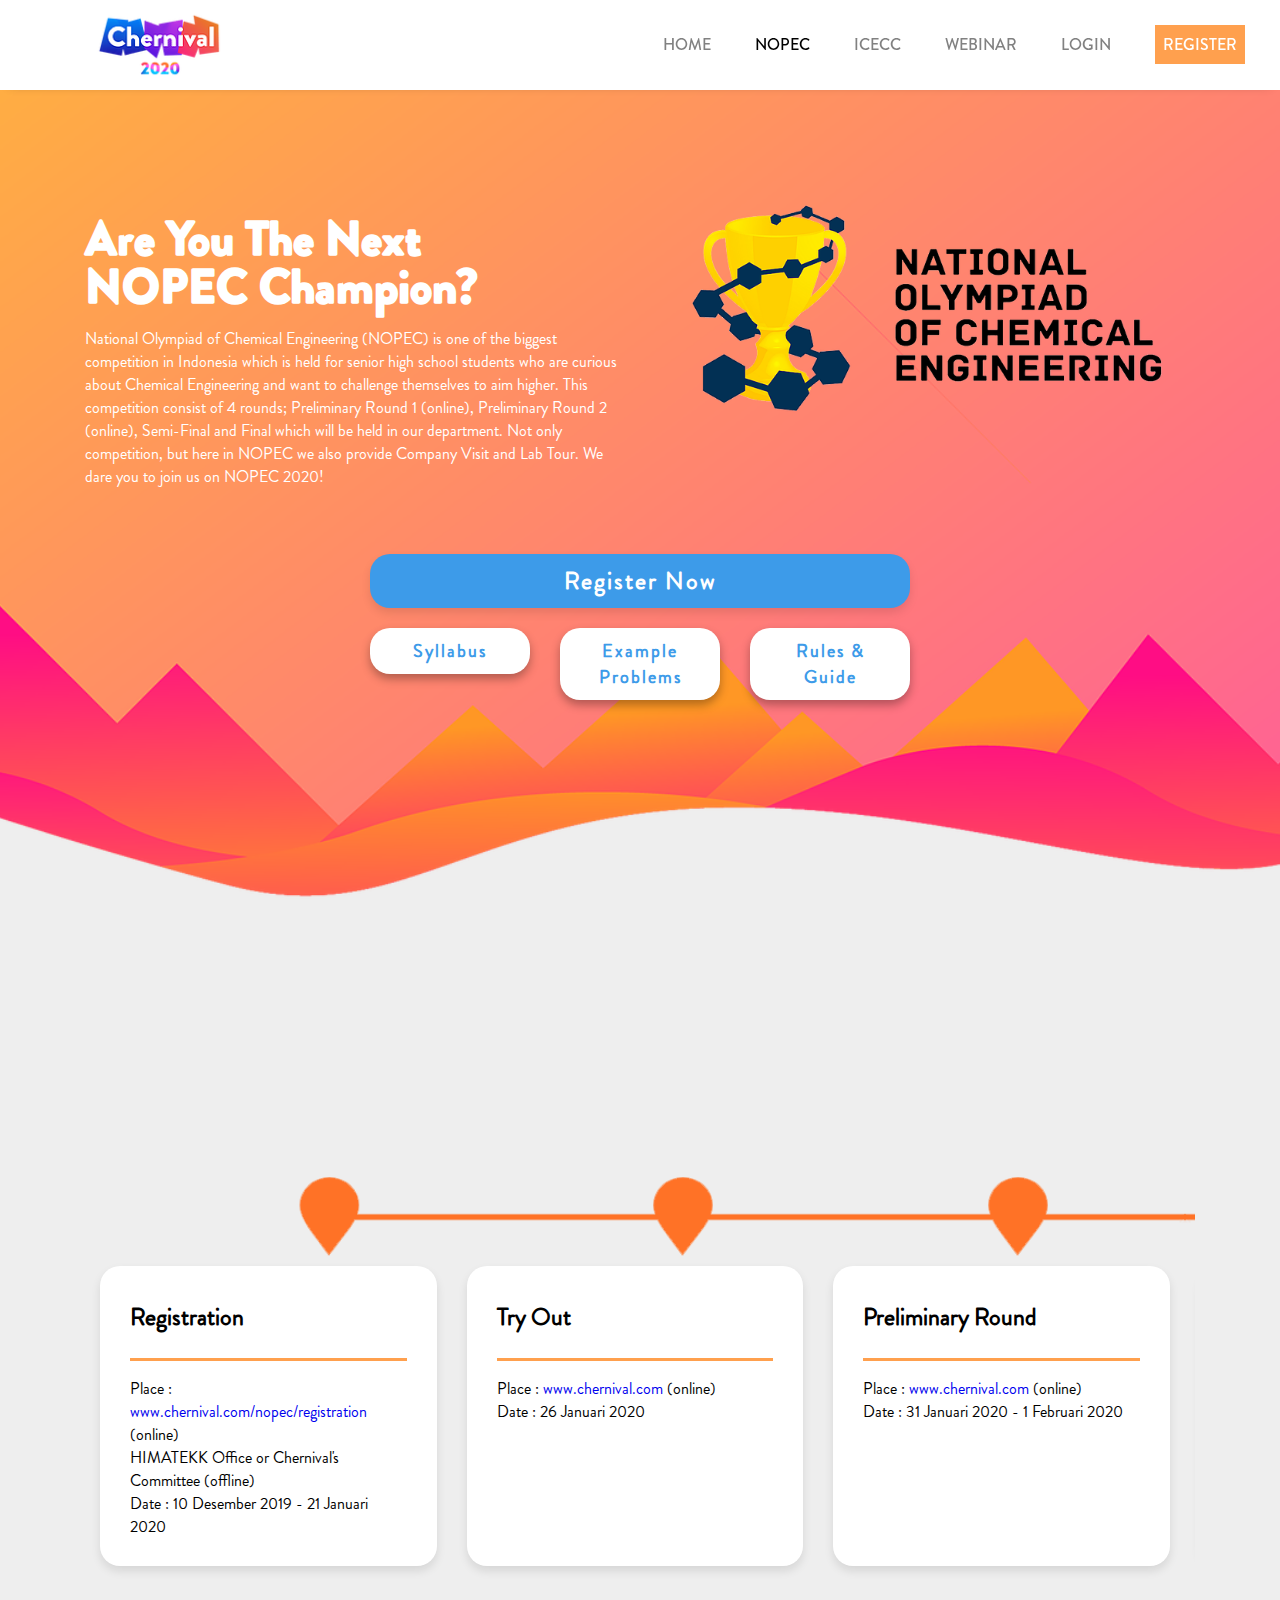
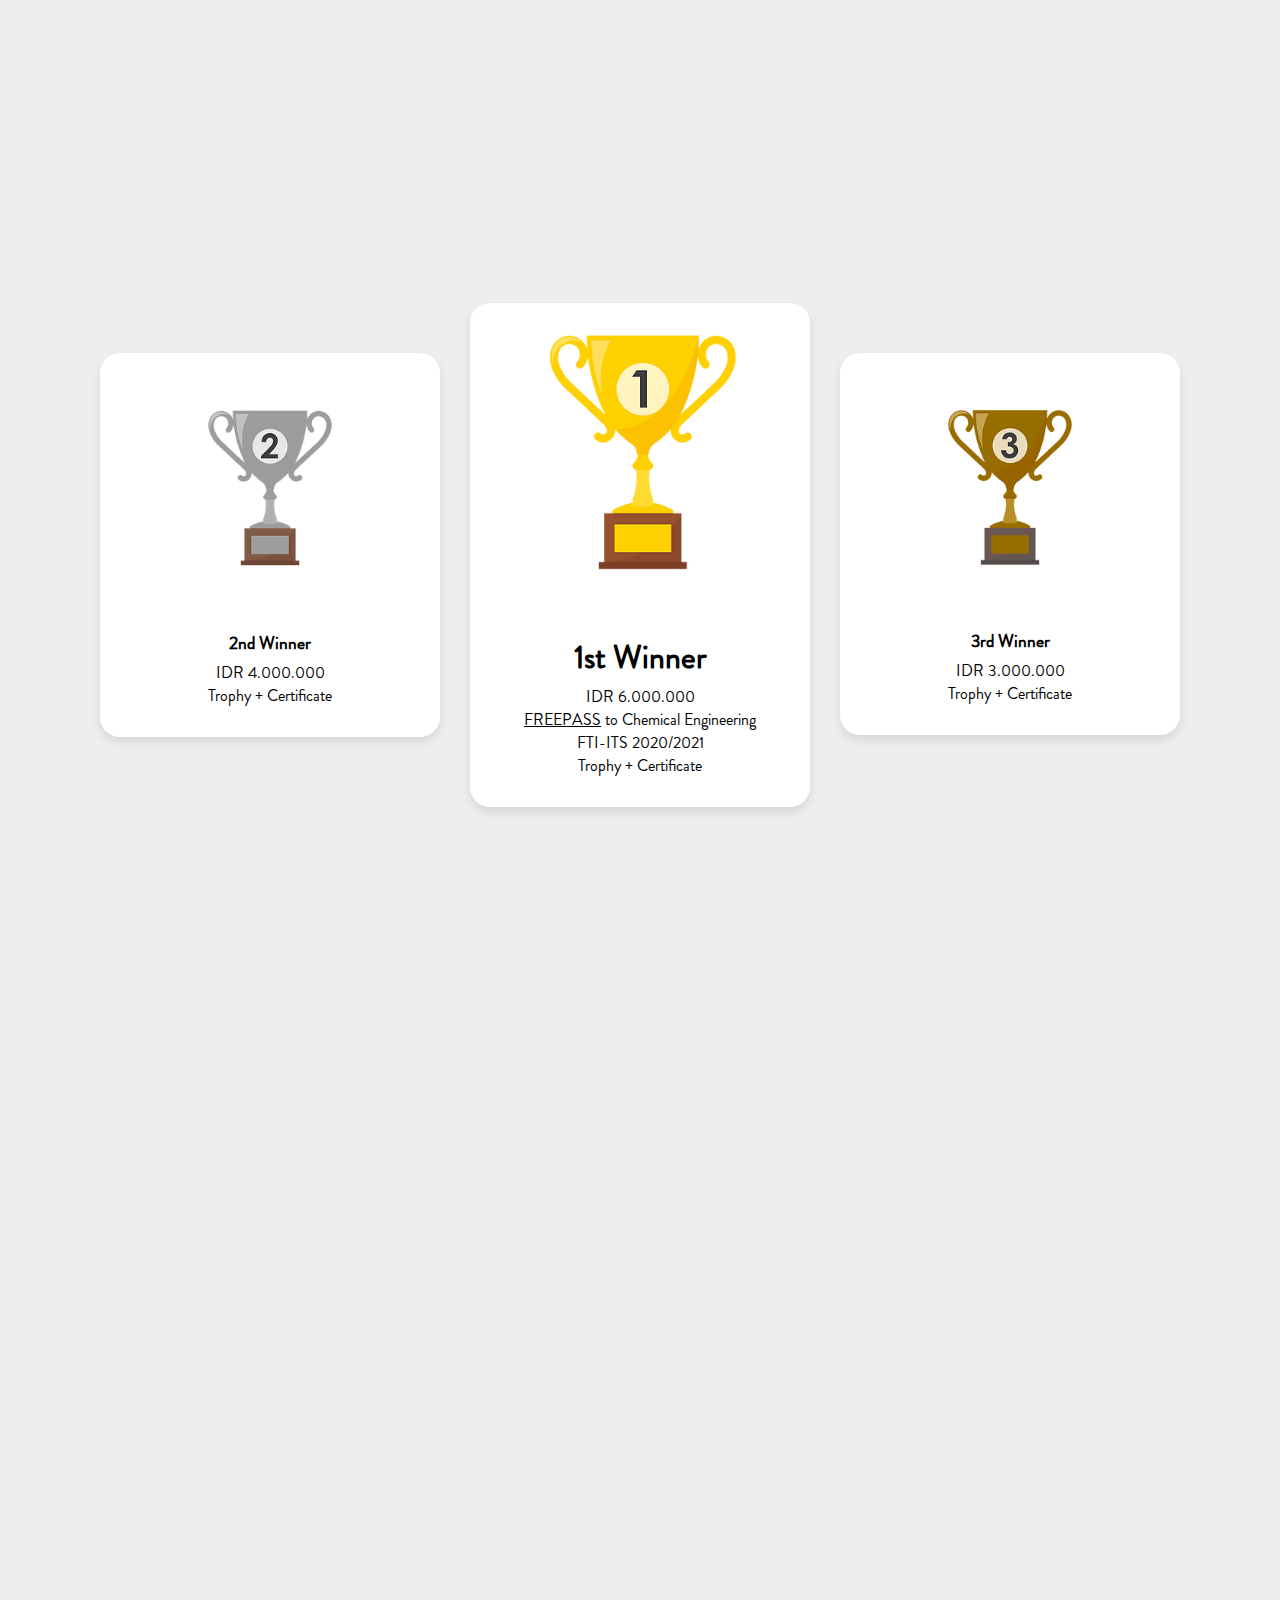
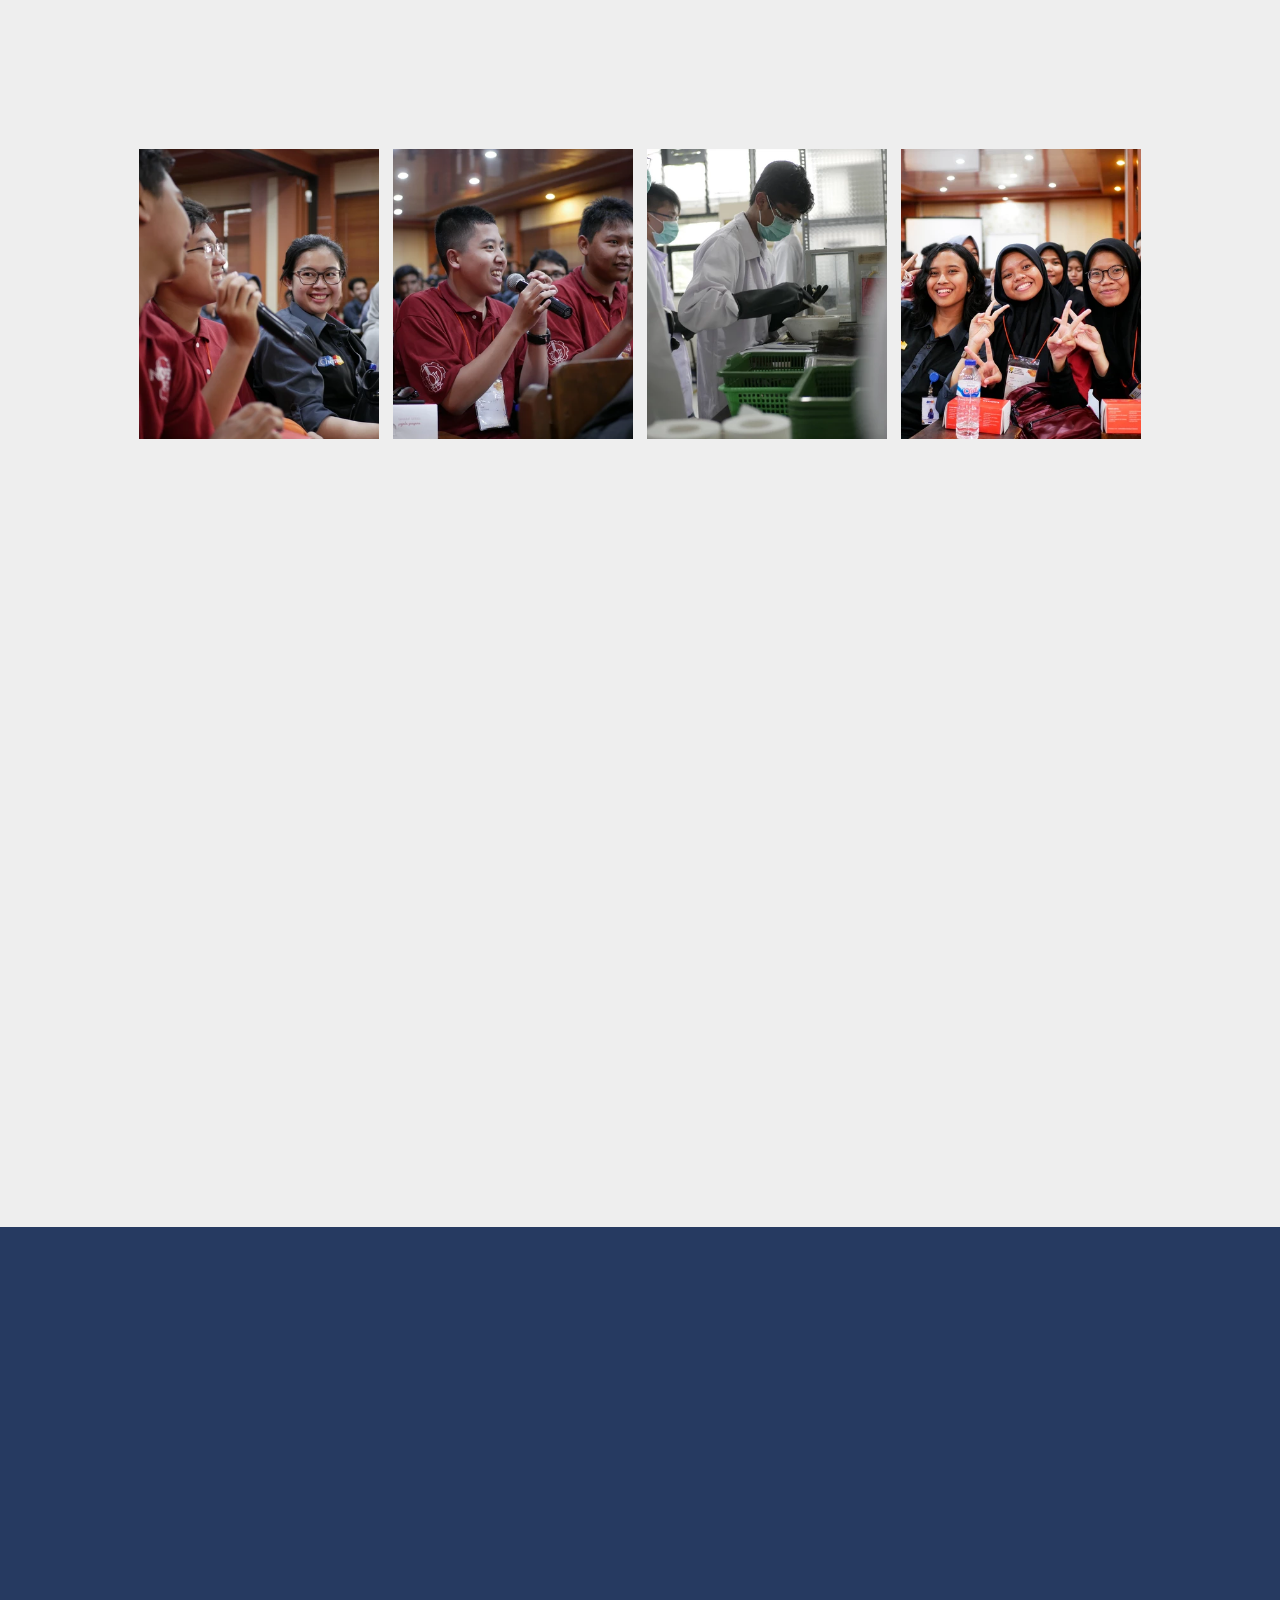
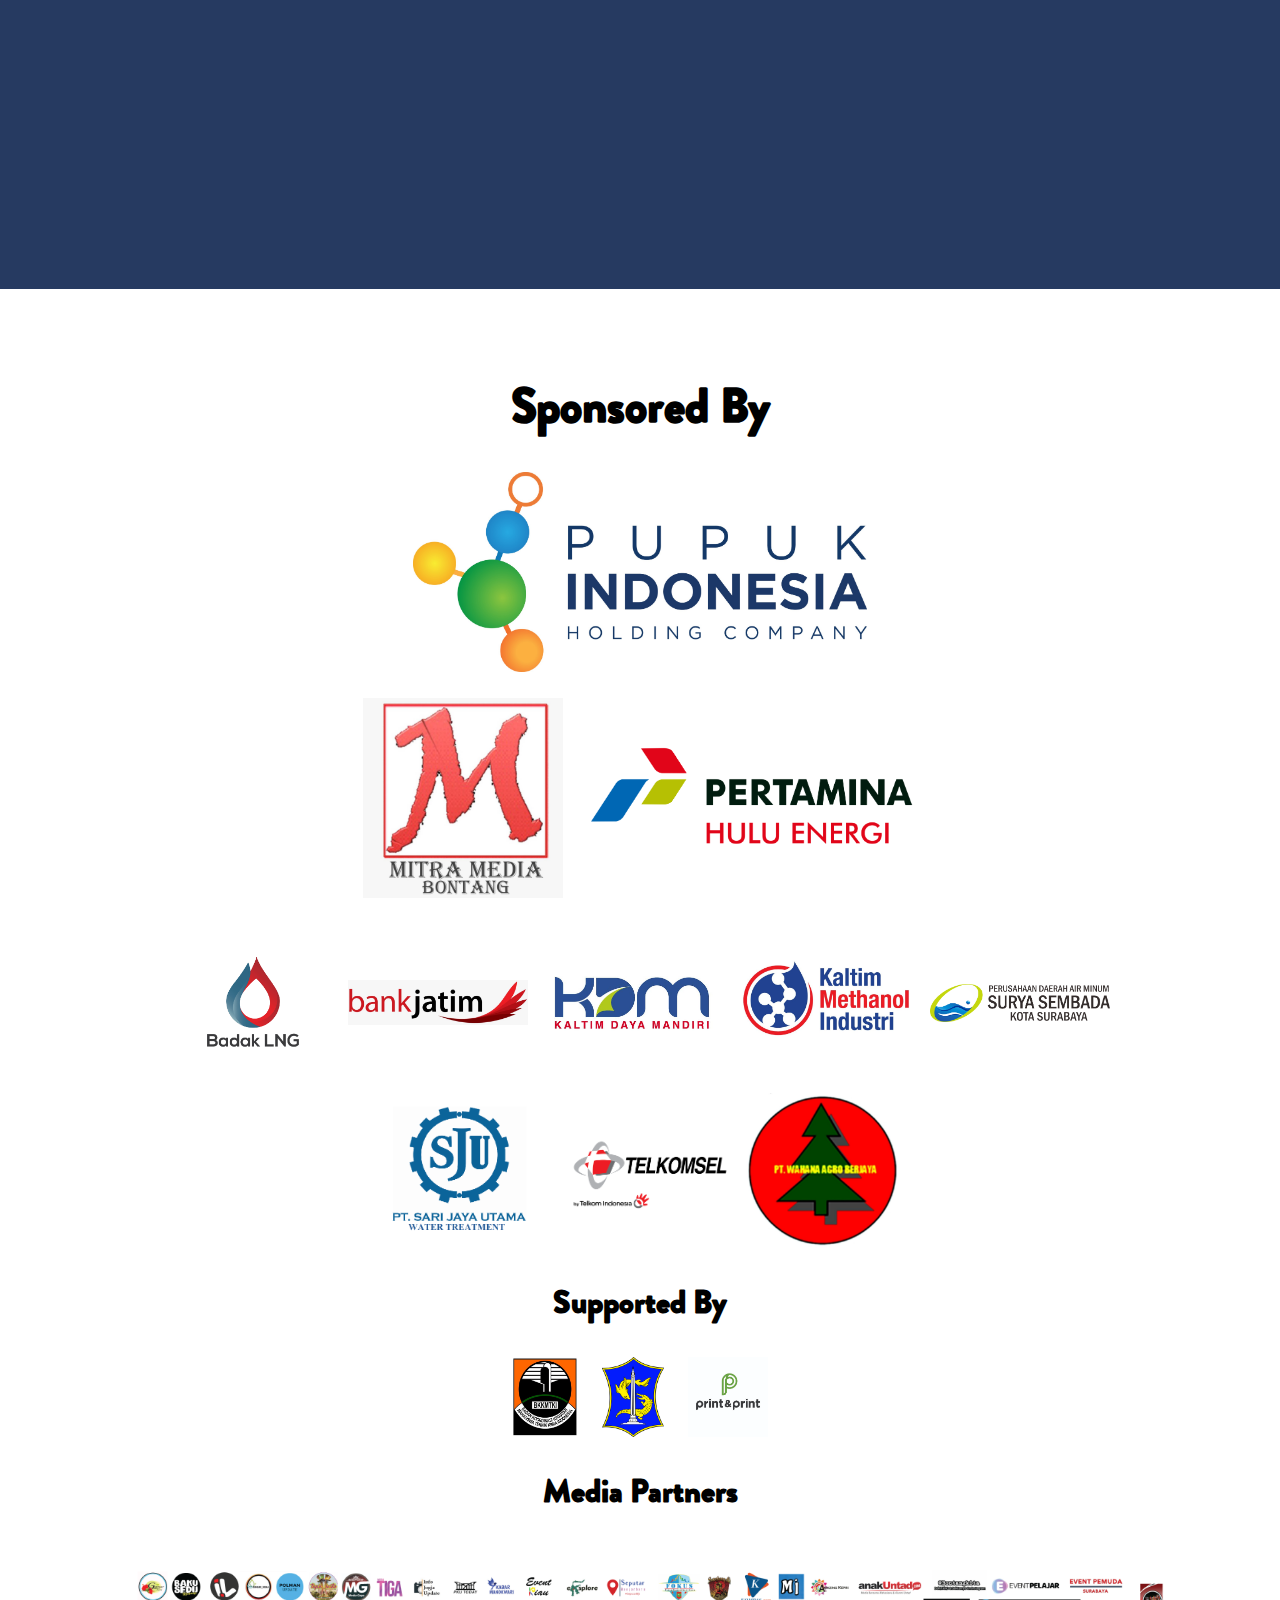
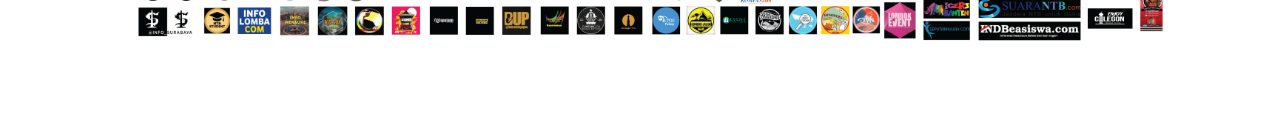
<file: chernival/nopec.html>
<!DOCTYPE html>
<html lang="en">

<head>
    <meta charset="UTF-8">
    <meta name="description"
        content="Chernival is the biggest agenda by the students of Chemical Engineering Department FTI-ITS">
    <meta name="keywords" content="Chernival, Teknik Kimia ITS, Teknik Kimia, ITS">
    <meta name="author" content="arifqys">
    <meta name="viewport" content="width=device-width, initial-scale=1.0">
    <meta http-equiv="X-UA-Compatible" content="ie=edge">
    <title>NOPEC | Chernival 2020</title>
    <link rel="stylesheet" href="css/bootstrap-grid.css">
    <link rel="stylesheet" href="https://cdnjs.cloudflare.com/ajax/libs/font-awesome/5.11.2/css/all.css">
    <link rel="stylesheet" href="https://unpkg.com/aos@next/dist/aos.css">
    <link rel="stylesheet" href="css/lightbox.min.css">
    <link rel="stylesheet" href="css/style.css">
    <link rel="stylesheet" href="css/nopec.css">
    <link rel="shortcut icon" href="img/favicon.ico" type="image/x-icon">
</head>

<body>
    <!-- Loader -->
    <div class="container-loader">
        <div class="loader">
        </div>
    </div>
    <section id="home">
        <nav>
            <div class="container-fluid">
                <div class="row">
                    <div class="col-md-3 col-sm-6 col-6">
                        <a href="index.html" class="logo"><img src="img/logo-nav.webp" alt="Logo Chernival 2020"></a>
                    </div>
                    <div class="col-md-9 col-sm-6 col-6">
                        <div id="text">
                            <a href="index.html">HOME</a>
                            <a href="nopec.html" class="active">NOPEC</a>
                            <a href="icecc.html">ICECC</a>
                            <a href="webinar.html">WEBINAR</a>
                            <a href="https://nopec.chernival.com/login">LOGIN</a>
                            <a href="https://nopec.chernival.com/register" class="register">REGISTER</a>
                        </div>
                        <div id="icon" class="toggle">
                            <i class="fas fa-bars"></i>
                            <i class="fas fa-times"></i>
                        </div>
                    </div>
                </div>
            </div>
        </nav>
        <div class="menu-mobile">
            <a href="index.html">HOME</a>
            <a href="nopec.html" class="active">NOPEC</a>
            <a href="icecc.html">ICECC</a>
            <a href="webinar.html">WEBINAR</a>
            <a href="https://nopec.chernival.com/login">LOGIN</a>
            <a href="https://nopec.chernival.com/register" class="register">REGISTER</a>
        </div>
        <div id="nopec-home">
            <div class="container">
                <div class="row">
                    <div class="col-md-6">
                        <h1>Are You The Next<br>
                            <b>NOPEC</b> Champion?</h1>
                        <p>
                            National Olympiad of Chemical Engineering (NOPEC) is one of the biggest competition in
                            Indonesia which is held for senior high school students who are curious about Chemical
                            Engineering and want to challenge themselves to aim higher. This competition consist of 4
                            rounds; Preliminary Round 1 (online), Preliminary Round 2 (online), Semi-Final and Final
                            which will be held in our department. Not only competition, but here in NOPEC we also
                            provide Company Visit and Lab Tour. We dare you to join us on NOPEC 2020!
                        </p>
                    </div>
                    <div class="col-md-6 order-first order-md-2">
                        <img src="img/nopec/logo.webp" alt="Logo NOPEC 2020">
                    </div>
                </div>
                <div class="row">
                    <div class="col-md-6 offset-md-3">
                        <a href="https://nopec.chernival.com/register">
                            <button class="register">
                                Register Now
                            </button>
                        </a>
                    </div>
                </div>
                <div class="row">
                    <div class="col-md-2 col-sm-4 offset-md-3">
                        <a href="https://drive.google.com/open?id=1FqFLJ1LvS5-E370hD0y5CqPHX6E7E0Wz" target="blank">
                            <button class="syllabus">
                                Syllabus
                            </button>
                        </a>
                    </div>
                    <div class="col-md-2 col-sm-4">
                        <a href="https://drive.google.com/open?id=1Rh6OV7qC6gD6NyK6ja8sT7jQ-6wkAH4I" target="blank">
                            <button class="example">
                                Example Problems
                            </button>
                        </a>
                    </div>
                    <div class="col-md-2 col-sm-4">
                        <a href="https://drive.google.com/file/d/11ZMzz4-8YQmtbQHCDDdhBIc31mKwyQB-/view?usp=drivesdk" target="blank">
                            <button class="rules">
                                Rules & Guide
                            </button>
                        </a>
                    </div>
                </div>
            </div>
        </div>
    </section>
    <section id="nopec-timeline">
        <div class="container">
            <h1 data-aos="fade-right" data-aos-duration="2000" data-aos-once="true">Timeline</h1>
            <div class="scroll">
                <div class="row">
                    <img src="img/nopec/timeline.png" class="timeline">
                    <div class="col-2">
                        <div class="card">
                            <h3>Registration</h3>
                            <span class="hr"></span>
                            <p>Place : <a href="http://chernival.com/nopec/registration"
                                    target="blank">www.chernival.com/nopec/registration</a> (online)<br>
                                HIMATEKK Office or Chernival's Committee (offline)<br>
                                Date : 10 Desember 2019 - 21 Januari 2020</p>
                        </div>
                    </div>
                    <div class="col-2">
                        <div class="card">
                            <h3>Try Out</h3>
                            <span class="hr"></span>
                            <p>Place : <a href="http://chernival.com" target="blank">www.chernival.com</a> (online)<br>
                                Date : 26 Januari 2020</p>
                        </div>
                    </div>
                    <div class="col-2">
                        <div class="card">
                            <h3>Preliminary Round</h3>
                            <span class="hr"></span>
                            <p>Place : <a href="http://chernival.com" target="blank">www.chernival.com</a> (online)<br>
                                Date : 31 Januari 2020 - 1 Februari 2020</p>
                        </div>
                    </div>
                    <div class="col-2">
                        <div class="card">
                            <h3>Quarter Final</h3>
                            <span class="hr"></span>
                            <p>Place : <a href="http://chernival.com" target="blank">www.chernival.com</a> (online)<br>
                                Date : 2 Februari 2020</p>
                        </div>
                    </div>
                    <div class="col-2">
                        <div class="card">
                            <h3>Semifinal and Final</h3>
                            <span class="hr"></span>
                            <p>Place : Chemical Engineering FTI-ITS (offline)<br>
                                Date : 6 Februari 2020 - 8 Februari 2020</p>
                        </div>
                    </div>
                    <div class="col-2">
                        <div class="card">
                            <h3>Final</h3>
                            <span class="hr"></span>
                            <p>Place : Chemical Engineering FTI-ITS (offline)<br>
                                Date : 9 Februari 2020</p>
                        </div>
                    </div>
                </div>
            </div>
        </div>
    </section>
    <section id="nopec-prize">
        <div class="container">
            <h1 data-aos="fade-right" data-aos-duration="2000" data-aos-once="true">Prize</h1>
            <div class="scroll">
                <div class="row">
                    <div class="col-4 order-xl-1 side">
                        <div class="card">
                            <img src="img/nopec/2nd.webp">
                            <h3>2nd Winner</h3>
                            <p>IDR 4.000.000</p>
                            <p>Trophy + Certificate</p>
                        </div>
                    </div>
                    <div class="col-4 order-first order-xl-2">
                        <div class="card">
                            <img src="img/nopec/1st.webp">
                            <h3 class="title-winner">1st Winner</h3>
                            <p>IDR 6.000.000</p>
                            <p><u>FREEPASS</u> to Chemical Engineering<br>
                                FTI-ITS 2020/2021<br>
                                Trophy + Certificate</p>
                        </div>
                    </div>
                    <div class="col-4 order-xl-3 side">
                        <div class="card">
                            <img src="img/nopec/3rd.webp">
                            <h3>3rd Winner</h3>
                            <p>IDR 3.000.000</p>
                            <p>Trophy + Certificate</p>
                        </div>
                    </div>
                </div>
            </div>
        </div>
    </section>
    <section id="nopec-faq">
        <div class="container" data-aos="fade-up" data-aos-once="true">
            <h1>FAQs</h1>
            <div class="row">
                <div class="col-md-12">
                    <button class="accordion">Apakah mendapatkan sertifikat? <i class="fas fa-chevron-down"></i> <span class="hr"></span></button>
                    <div class="panel">
                        <p>Tentu saja akan mendapatkan sertifikat meskipun tidak masuk semifinal. Karena, setiap tim
                            yang sudah terdaftar menjadi peserta NOPEC 2020 akan mendapatkan sertifikat dalam bentuk
                            softfile maupun hardfile. Untuk softfile akan di kirimkan melalui email ketua tim,
                            sedangkan
                            untuk hardfile akan dikirimkan ke alamat sekolah yang telah di daftarkan.
                        </p>
                    </div>
                    <button class="accordion">Cara pendaftarannya bagaimana? <i class="fas fa-chevron-down"></i> <span class="hr"></span></button>
                    <div class="panel">
                        <p>1. Buka website Chernival di www.chernival.com<br>
                            2. Pilih menu Register pada bagian kanan menu.<br>
                            3. Isi data ketua tim kalian pada kolom yang telah disediakan dan klik register<br>
                            4. Lakukan pembayaran untuk menyelesaikan proses pendaftaran, pembayaran dapat dilakukan
                            secara transfer atau tunai.<br>
                            • Pembayaran Transfer<br>
                            Dapat mentransfer ke rekening Bank Mandiri ‪140-00-1921092-2‬ a.n. Salsabila Muthiah
                            Rahmayanti<br>
                            • Pembayaran Tunai<br>
                            Dapat dilakukan ketika roadshow ataj datang ke kantor Himpunan Teknik Kimia ITS. Jalan
                            Teknik Kimia Gedung N No. 107 Kampus ITS
                            ‪Senin - Jumat pukul 12.00-17.00 WIB.‬<br>
                            5. Unggah bukti pembayaran, apabila secara Transfer maka di unggah dibagian Transfer.
                            Sedangkan secara tunai nantinya akan mendapatkan token dan di unggah dibagian token.<br>
                            6. Tim kamu telah tervalidasi secara resmi maka selanjutnya mengisi data data untuk
                            anggota
                            tim yang lain.</p>
                    </div>
                    <button class="accordion">Pelajaran apa saja yang dilombakan? <i class="fas fa-chevron-down"></i> <span class="hr"></span></button>
                    <div class="panel">
                        <p>Matematika, Fisika, Kimia, Biologi, dan TPA</p>
                    </div>
                    <button class="accordion">Kapan tanggal pendaftarannya? <i class="fas fa-chevron-down"></i> <span class="hr"></span></button>
                    <div class="panel">
                        <p>10 Desember 2019 - 21 Januari 2020</p>
                    </div>
                    <button class="accordion">Kapan penyisihan dilaksanakan? Pelaksanaanya secara online atau
                        offline? <i class="fas fa-chevron-down"></i> <span class="hr"></span></button>
                    <div class="panel">
                        <p>Try Out<br>
                            ‪26 Januari 2020 dengan sistem online.‬<br>
                            Preliminary<br>
                            31 Januari 2020 - 1 Februari 2020 dengan sistem online.‬<br>
                            Quarter Final<br>
                            2 Februari 2020 dengan sistem online.‬<br>
                            Semifinal<br>
                            6 Februari 2020 - 8 Februari 2020 bertempat di Teknik Kimia FTI-ITS, Surabaya.‬<br>
                            Final<br>
                            ‪9 Februari 2020 bertempat di Teknik Kimia FTI-ITS, Surabaya.</p>
                    </div>
                </div>
            </div>
        </div>
    </section>
    <section>
        <div class="container">
            <h1 data-aos="fade-right" data-aos-duration="2000" data-aos-once="true">Gallery</h1>
            <div class="gallery">
                <a href="img/nopec/gallery1.webp" data-lightbox="mygallery"><img src="img/nopec/gallery1.webp"></a>
                <a href="img/nopec/gallery2.webp" data-lightbox="mygallery"><img src="img/nopec/gallery2.webp"></a>
                <a href="img/nopec/gallery3.webp" data-lightbox="mygallery"><img src="img/nopec/gallery3.webp"></a>
                <a href="img/nopec/gallery4.webp" data-lightbox="mygallery"><img src="img/nopec/gallery4.webp"></a>
            </div>
        </div>
    </section>
    <section>
        <div class="container">
            <h1 data-aos="fade-right" data-aos-duration="2000" data-aos-once="true">Video</h1>
            <div class="video">
                <iframe width="90%" height="400" src="https://www.youtube.com/embed/azYEg7f6bB4" frameborder="0"
                    allow="accelerometer; autoplay; encrypted-media; gyroscope; picture-in-picture"
                    allowfullscreen></iframe>
            </div>
        </div>
    </section>
    <section id="contact">
        <div class="container">
            <div class="row">
                <div class="col-md-12" data-aos="fade-up">
                    <h1>Contact Us</h1>
                    <h3>HEAD OFFICE</h3>
                    <p>Chemical Engineering Department, Jalan Teknik Kimia,<br>
                        Gedung N Institut Teknologi Sepuluh Nopember Surabaya 60111</p>
                    <div class="row">
                        <div class="col-md-4">
                            <h3>NOPEC</h3>
                            <p>Amanda: 08161930363</p>
                            <p>Andre: 082232561864</p>
                            <p>Aul: 085230069551</p>
                        </div>
                        <div class="col-md-4">
                            <h3>ICECC</h3>
                            <p>Ariq: 085271079899</p>
                            <p>Risti: 087809693045</p>
                            <p>Sahara: 083851292760</p>
                        </div>
                        <div class="col-md-4">
                            <h3>WEBINAR</h3>
                            <p>Pandu: 081229208886</p>
                            <p>Ghozi: 081284203190</p>
                            <p>Erin: 088901925445</p>
                        </div>
                    </div>
                    <span class="hr"></span>
                    <div class="socmed">
                        <a href="https://instagram.com/chernival" target="blank"><i class="fab fa-instagram"></i></a>
                        <a href="https://twitter.com/chernival" target="blank"><i class="fab fa-twitter"></i></a>
                        <a href="https://www.youtube.com/channel/UCe0qTccTUUFjJwHNJhZy8ug/featured" target="blank"><i
                                class="fab fa-youtube"></i></a>
                    </div>
                </div>
            </div>
        </div>
    </section>
    <section id="sponsor">
        <div class="container">
            <div class="row">
                <div class="col-md-12">
                    <h1 class="title-sponsor">Sponsored By</h1>
                    <div class="sponsor">
                        <div class="silver">
                            <img src="sponsor/silver/pupukindonesia.jpg">
                        </div>
                        <div class="bronze">
                            <img src="sponsor/bronze/mitra.jpg">
                            <img src="sponsor/bronze/phe.png">
                        </div>
                        <div class="co">
                            <img src="sponsor/co/badaklng.jpg">
                            <img src="sponsor/co/bankjatim.jpg">
                            <img src="sponsor/co/kdm.jpg">
                            <img src="sponsor/co/kmi.jpg">
                            <img src="sponsor/co/pdam.png">
                            <img src="sponsor/co/sju.png">
                            <img src="sponsor/co/telkomsel.png">
                            <img src="sponsor/co/wahana.png">
                        </div>
                    </div>
                    <div class="partner">
                        <h1 class="title-support">Supported By</h1>
                        <div class="support">
                            <img src="sponsor/support/bkkmtki.jpg">
                            <img src="sponsor/support/pemkot.png">
                            <img src="sponsor/support/printnprint.jpg">
                        </div>
                        <h1 class="title-medpar">Media Partners</h1>
                        <div class="medpar">
                            <img src="sponsor/mediapartner.png">
                        </div>
                    </div>
                </div>
            </div>
        </div>
    </section>
    <script src="https://unpkg.com/aos@next/dist/aos.js"></script>
    <script>
        AOS.init();
    </script>
    <script src="js/lightbox-plus-jquery.min.js"></script>
    <script>
        $(window).on('beforeunload', function () {
            $(window).scrollTop(0);
        });

        $(document).ready(function () {
            setTimeout(function () {
                $('body').addClass('loaded');
            }, 100);
        });
    </script>
    <script src="js/script.js"></script>
</body>

</html>
</file>
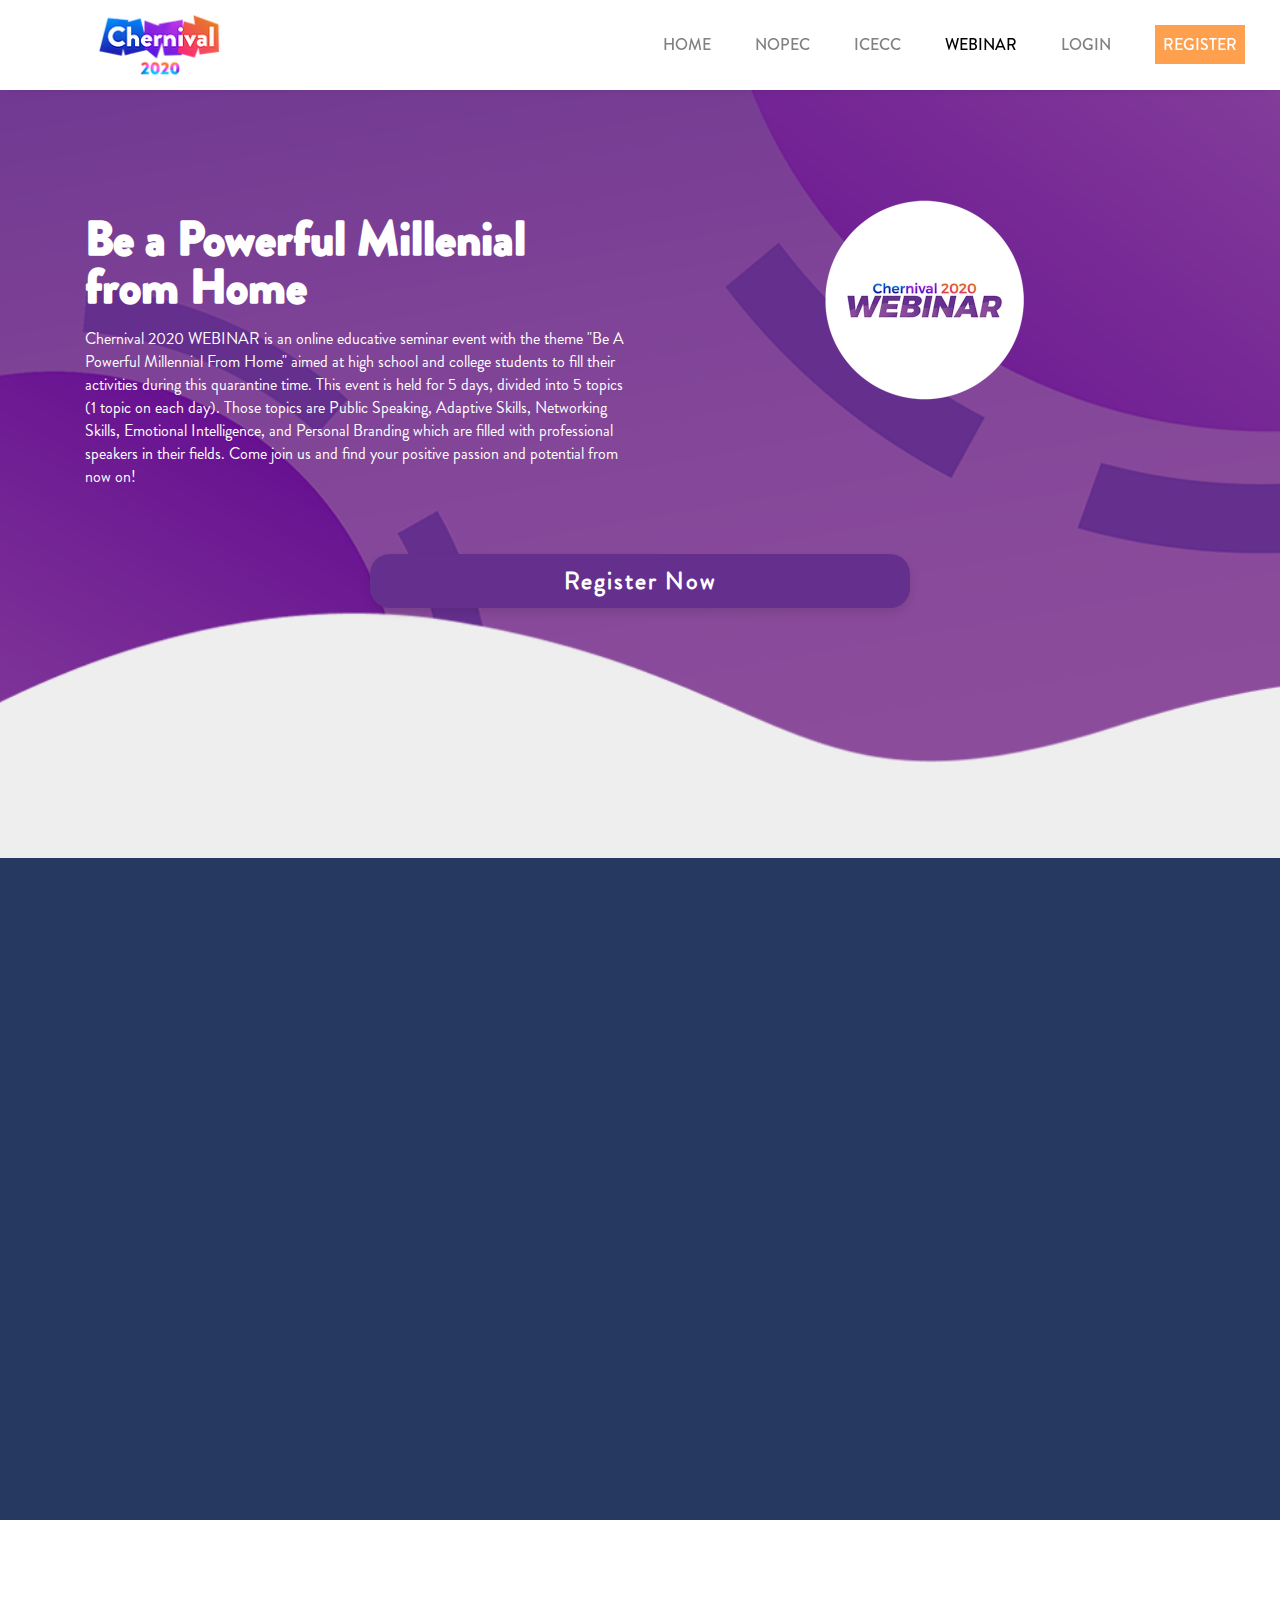
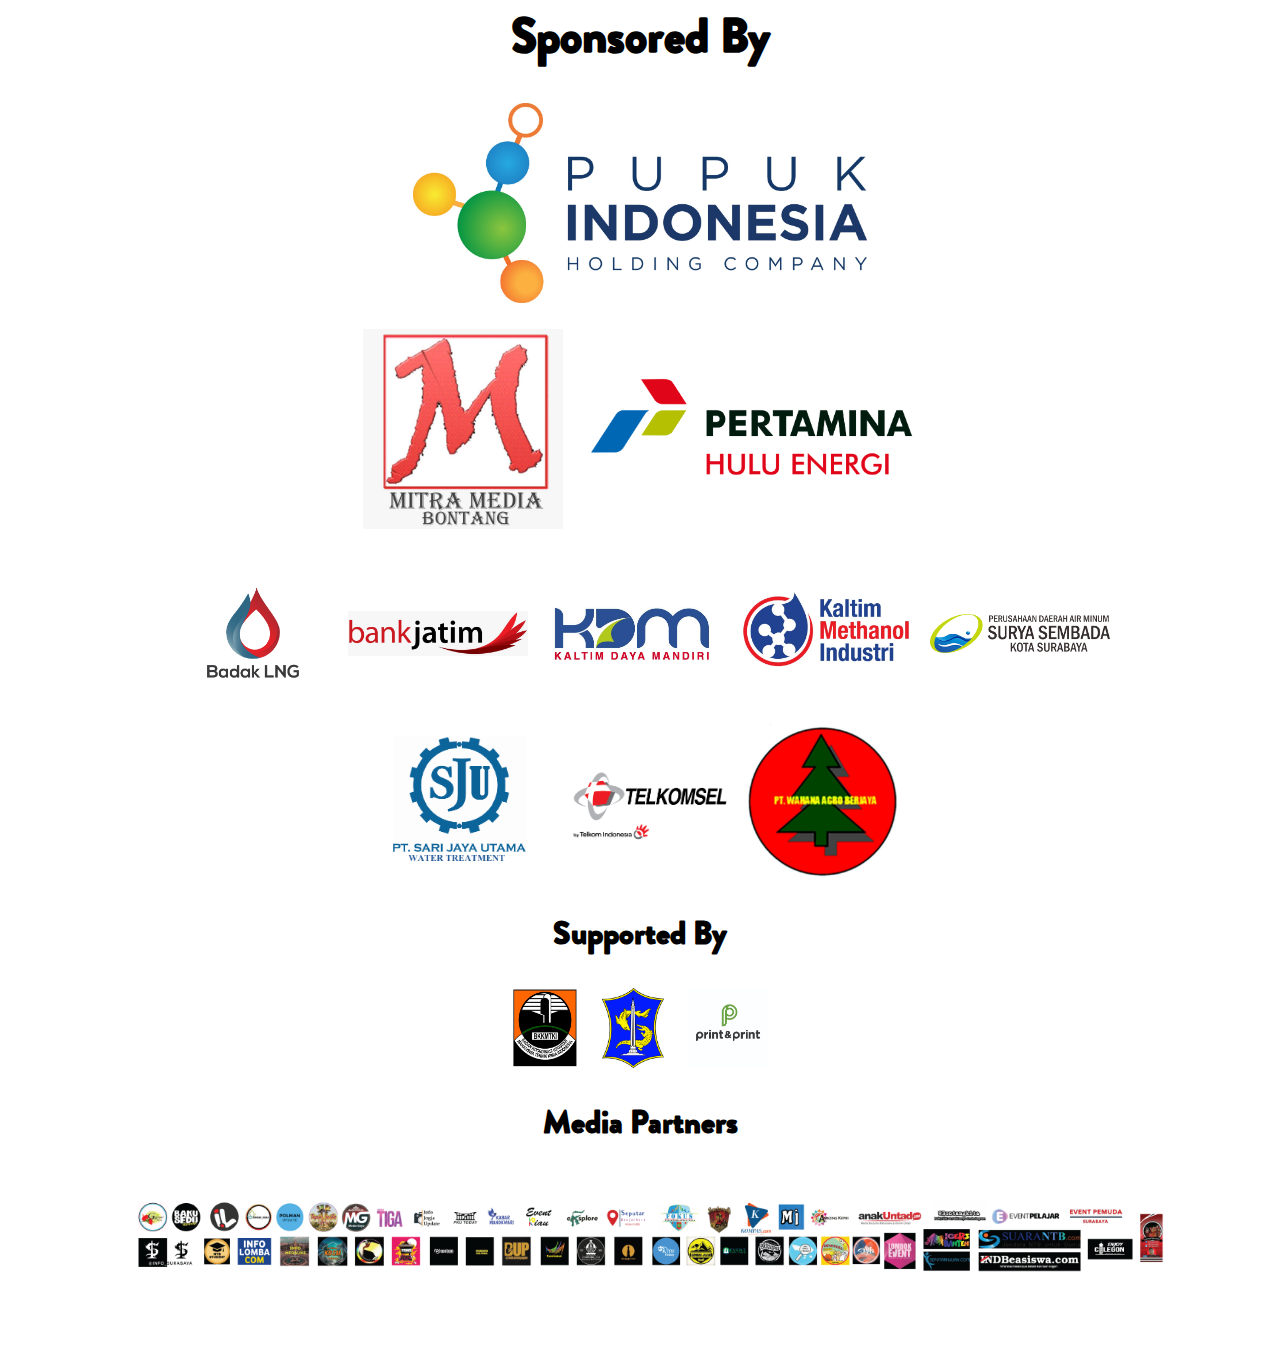
<file: chernival/webinar.html>
<!DOCTYPE html>
<html lang="en">

<head>
    <meta charset="UTF-8">
    <meta name="description"
        content="Chernival is the biggest agenda by the students of Chemical Engineering Department FTI-ITS">
    <meta name="keywords" content="Chernival, Teknik Kimia ITS, Teknik Kimia, ITS">
    <meta name="author" content="arifqys">
    <meta name="viewport" content="width=device-width, initial-scale=1.0">
    <meta http-equiv="X-UA-Compatible" content="ie=edge">
    <title>WEBINAR | Chernival 2020</title>
    <link rel="stylesheet" href="css/bootstrap-grid.css">
    <link rel="stylesheet" href="https://cdnjs.cloudflare.com/ajax/libs/font-awesome/5.11.2/css/all.css">
    <link rel="stylesheet" href="https://unpkg.com/aos@next/dist/aos.css">
    <link rel="stylesheet" href="css/lightbox.min.css">
    <link rel="stylesheet" href="css/style.css">
    <link rel="stylesheet" href="css/webinar.css">
    <link rel="shortcut icon" href="img/favicon.ico" type="image/x-icon">
</head>

<body>
    <!-- Loader -->
    <div class="container-loader">
        <div class="loader">
        </div>
    </div>
    <section id="home">
        <nav>
            <div class="container-fluid">
                <div class="row">
                    <div class="col-md-3 col-sm-6 col-6">
                        <a href="index.html" class="logo"><img src="img/logo-nav.webp" alt="Logo Chernival 2020"></a>
                    </div>
                    <div class="col-md-9 col-sm-6 col-6">
                        <div id="text">
                            <a href="index.html">HOME</a>
                            <a href="nopec.html">NOPEC</a>
                            <a href="icecc.html">ICECC</a>
                            <a href="webinar.html" class="active">WEBINAR</a>
                            <a href="https://nopec.chernival.com/login">LOGIN</a>
                            <a href="https://nopec.chernival.com/register" class="register">REGISTER</a>
                        </div>
                        <div id="icon" class="toggle">
                            <i class="fas fa-bars"></i>
                            <i class="fas fa-times"></i>
                        </div>
                    </div>
                </div>
            </div>
        </nav>
        <div class="menu-mobile">
            <a href="index.html">HOME</a>
            <a href="nopec.html">NOPEC</a>
            <a href="icecc.html">ICECC</a>
            <a href="webinar.html" class="active">WEBINAR</a>
            <a href="https://nopec.chernival.com/login">LOGIN</a>
            <a href="https://nopec.chernival.com/register" class="register">REGISTER</a>
        </div>
        <div id="webinar-home">
            <div class="container">
                <div class="row">
                    <div class="col-md-6">
                        <h1>Be a Powerful Millenial<br>
                            from Home</h1>
                        <p>
                            Chernival 2020 WEBINAR is an online educative seminar event with the theme "Be A Powerful
                            Millennial From
                            Home" aimed at high school and college students to ﬁll their activities during this
                            quarantine time. This
                            event is held for 5 days, divided into 5 topics (1 topic on each day). Those topics are
                            Public Speaking,
                            Adaptive Skills, Networking Skills, Emotional Intelligence, and Personal Branding which are
                            ﬁlled with
                            professional speakers in their ﬁelds. Come join us and ﬁnd your positive passion and
                            potential from now
                            on!
                        </p>
                    </div>
                    <div class="col-md-6 order-first order-md-2">
                        <img src="img/webinar/logo.webp" alt="Logo Chernival Webinar 2020">
                    </div>
                </div>
                <div class="row">
                    <div class="col-md-6 offset-md-3">
                        <a
                            href="https://docs.google.com/forms/d/e/1FAIpQLScWAkDKiuuV4H90lFxU-ea9dVTbr1gMpvDAYsbfXbf319qT6A/viewform?usp=sf_link">
                            <button class="register">
                                Register Now
                            </button>
                        </a>
                    </div>
                </div>
            </div>
        </div>
    </section>
    <section id="contact">
        <div class="container">
            <div class="row">
                <div class="col-md-12" data-aos="fade-up">
                    <h1>Contact Us</h1>
                    <h3>HEAD OFFICE</h3>
                    <p>Chemical Engineering Department, Jalan Teknik Kimia,<br>
                        Gedung N Institut Teknologi Sepuluh Nopember Surabaya 60111</p>
                    <div class="row">
                        <div class="col-md-4">
                            <h3>NOPEC</h3>
                            <p>Amanda: 08161930363</p>
                            <p>Andre: 082232561864</p>
                            <p>Aul: 085230069551</p>
                        </div>
                        <div class="col-md-4">
                            <h3>ICECC</h3>
                            <p>Ariq: 085271079899</p>
                            <p>Risti: 087809693045</p>
                            <p>Sahara: 083851292760</p>
                        </div>
                        <div class="col-md-4">
                            <h3>WEBINAR</h3>
                            <p>Pandu: 081229208886</p>
                            <p>Ghozi: 081284203190</p>
                            <p>Erin: 088901925445</p>
                        </div>
                    </div>
                    <span class="hr"></span>
                    <div class="socmed">
                        <a href="https://instagram.com/chernival" target="blank"><i class="fab fa-instagram"></i></a>
                        <a href="https://twitter.com/chernival" target="blank"><i class="fab fa-twitter"></i></a>
                        <a href="https://www.youtube.com/channel/UCe0qTccTUUFjJwHNJhZy8ug/featured" target="blank"><i
                                class="fab fa-youtube"></i></a>
                    </div>
                </div>
            </div>
        </div>
    </section>
    <section id="sponsor">
        <div class="container">
            <div class="row">
                <div class="col-md-12">
                    <h1 class="title-sponsor">Sponsored By</h1>
                    <div class="sponsor">
                        <div class="silver">
                            <img src="sponsor/silver/pupukindonesia.jpg">
                        </div>
                        <div class="bronze">
                            <img src="sponsor/bronze/mitra.jpg">
                            <img src="sponsor/bronze/phe.png">
                        </div>
                        <div class="co">
                            <img src="sponsor/co/badaklng.jpg">
                            <img src="sponsor/co/bankjatim.jpg">
                            <img src="sponsor/co/kdm.jpg">
                            <img src="sponsor/co/kmi.jpg">
                            <img src="sponsor/co/pdam.png">
                            <img src="sponsor/co/sju.png">
                            <img src="sponsor/co/telkomsel.png">
                            <img src="sponsor/co/wahana.png">
                        </div>
                    </div>
                    <div class="partner">
                        <h1 class="title-support">Supported By</h1>
                        <div class="support">
                            <img src="sponsor/support/bkkmtki.jpg">
                            <img src="sponsor/support/pemkot.png">
                            <img src="sponsor/support/printnprint.jpg">
                        </div>
                        <h1 class="title-medpar">Media Partners</h1>
                        <div class="medpar">
                            <img src="sponsor/mediapartner.png">
                        </div>
                    </div>
                </div>
            </div>
        </div>
    </section>
    <script src="https://unpkg.com/aos@next/dist/aos.js"></script>
    <script>
        AOS.init();
    </script>
    <script src="js/lightbox-plus-jquery.min.js"></script>
    <script>
        $(window).on('beforeunload', function () {
            $(window).scrollTop(0);
        });

        $(document).ready(function () {
            setTimeout(function () {
                $('body').addClass('loaded');
            }, 100);
        });
    </script>
    <script src="js/script.js"></script>
</body>

</html>
</file>
<file: icon18/css/mystyle.css>
#gs .container-gs {
  text-align: center;
  max-width: 750px;
  margin: auto; }
#gs .card-container, #gs .card, #gs .front, #gs .back {
  height: 200px;
  width: 132px; }
#gs .card-container {
  perspective: 1000px;
  margin: 20px;
  display: inline-block; }
#gs .card-container:hover > .card, #gs .card-container.hover > .card {
  transform: rotateY(180deg); }
#gs .card {
  transition: 0.6s;
  transform-style: preserve-3d;
  position: relative; }
#gs .front, #gs .back {
  backface-visibility: hidden;
  position: absolute;
  top: 0;
  bottom: 0; }
#gs .front {
  z-index: 2;
  transform: rotateY(0deg);
  background-size: cover;
  filter: grayscale(100%); }
#gs .back {
  transform: rotateY(180deg);
  background-size: cover; }
#gs .front1 {
  background-image: url(../img/gs/gs1.png); }
#gs .back1 {
  background-image: url(../img/gs/gs1.png); }
#gs .front2 {
  background-image: url(../img/gs/gs2.png); }
#gs .back2 {
  background-image: url(../img/gs/gs2.png); }
#gs .front3 {
  background-image: url(../img/gs/gs3.png); }
#gs .back3 {
  background-image: url(../img/gs/gs3.png); }
#gs .front4 {
  background-image: url(../img/gs/gs4.png); }
#gs .back4 {
  background-image: url(../img/gs/gs4.png); }
#gs .front5 {
  background-image: url(../img/gs/gs5.png); }
#gs .back5 {
  background-image: url(../img/gs/gs5.png); }
#gs .front6 {
  background-image: url(../img/gs/gs6.png); }
#gs .back6 {
  background-image: url(../img/gs/gs6.png); }
#gs .double {
  width: 217px; }
  #gs .double .card, #gs .double .front, #gs .double .back {
    width: 217px; }

#location #tp {
  width: 70%;
  position: absolute;
  bottom: 0; }
#location .container-location {
  width: 320px;
  position: absolute;
  right: 100px;
  font-size: 30px;
  font-weight: bold;
  color: #a658a3; }
  #location .container-location > div {
    margin-top: 50px; }
  #location .container-location i, #location .container-location span {
    color: #d585ff; }
  #location .container-location i {
    float: left;
    margin-right: 20px;
    background: linear-gradient(#ffeded, #c48fc2);
    padding: 20px;
    border-radius: 50%; }
  #location .container-location span {
    font-size: 18px; }

#sponsor .col-md-6 {
  min-height: 200px; }

@media (max-width: 1200px) {
  #location .container-location {
    right: 50px; } }
@media (max-width: 992px) {
  #location .container-location {
    right: 10px; }

  #sponsor h3 {
    text-align: center; } }
@media (max-width: 768px) {
  #gs h1 {
    font-size: 50px; }

  #location {
    min-height: initial; }
    #location #tp {
      width: 100%;
      position: static;
      margin-top: 100px; }
    #location .container-location {
      position: static;
      margin: auto; } }
@media (max-width: 576px) {
  #gs h1 {
    font-size: 40px; }

  #prepare {
    background-size: 300%;
    background-position: bottom;
    min-height: 800px; } }
@media (max-width: 360px) {
  #location .container-location {
    width: 280px;
    font-size: 25px; } }
@media (max-width: 300px) {
  #location .container-location {
    width: 100%; } }
/*Tablet */
/*Ipad Pro */
@media (device-height: 1366px) and (-webkit-min-device-pixel-ratio: 2) {
  #gs {
    min-height: 70vh; }

  #location {
    min-height: 50vh; } }

/*# sourceMappingURL=mystyle.css.map */
</file>
<file: ise19/css/loader.css>
.container-loader {
    position: absolute;
	top: 0;
	left: 0;
	width: 100%;
	height: 100%;
    background-color: #080e25;
	z-index: 100;
}
.loader {
    position: absolute;
    left: 50%;
    top: 50%;
    transform: translate(-50%, -50%);
}
body {
    overflow-y: hidden;
}
.loaded {
    overflow-y: scroll;
}
.loaded .container-loader {
	opacity: 0;
    transition: all 0.5s ease-in-out;
    visibility: hidden;
}
.loaded .loader{
	opacity: 0;
	transition: all 1s ease-in-out;
	visibility: hidden;
}
</file>
<file: ise19/css/component.css>
*,
*:after,
*::before {
    -webkit-box-sizing: border-box;
    -moz-box-sizing: border-box;
    box-sizing: border-box;
}

.elasticstack {
	position: relative;
	margin: 40px auto;
	padding: 0;
	width: 800px;
	max-width: 95%;
	height: auto;
	list-style: none;
	-webkit-perspective: 1000px;
	-webkit-perspective-origin: 50% 150%;
	perspective: 1000px;
	perspective-origin: 50% 150%;
}

.no-js .elasticstack {
	width: 1090px;
	max-width: 100%;
	height: auto;
	text-align: center;
}

.elasticstack li {
	position: absolute;
	z-index: 1;
	width: 800px;
	max-width: 95%;
	height: auto;
	padding-top: 38px;
	background-color: #ffffff;
	box-shadow: 0 10px 7px -7px rgba(0,0,0,0.12), 0 0 4px rgba(0,0,0,0.1);
	opacity: 0;
	cursor: pointer;
	-webkit-transform: translate3d(0,0,-180px);
	transform: translate3d(0,0,-180px);
	-webkit-transform-style: preserve-3d;
	transform-style: preserve-3d;
}

.no-js .elasticstack li {
	position: relative;
	display: inline-block;
	opacity: 1;
	margin: 10px;
	cursor: default;
	-webkit-transform: translate3d(0,0,0);
	transform: translate3d(0,0,0);
}

.elasticstack li img {
	display: block;
	width: 90%;
	margin: auto;
}

.elasticstack li h5 {
	margin: 0 5px;
	color: #143f51;
	height: 60px;
	text-align: right;
	font-size: 1.4em;
	font-family: 'Roboto Black';
	margin-right: 38px;
	line-height: 60px;
}

.elasticstack li.animate {
	-webkit-transition: all 0.3s ease-out;
	transition: all 0.3s ease-out;
}

.elasticstack li.move-back {
	/* http://matthewlein.com/ceaser/ */
	-webkit-transition-timing-function: cubic-bezier(0.175, 0.885, 0.470, 1); /* older webkit */
	-webkit-transition-timing-function: cubic-bezier(0.175, 0.885, 0.470, 1.515);
	transition-timing-function: cubic-bezier(0.175, 0.885, 0.470, 1.515);
}
</file>
<file: petrolida/css/style.css>
body, html {
  font-family: "Ubuntu", sans-serif;
  font-size: 18px;
  margin: 0;
  padding: 0;
  overflow-x: hidden; }

button:focus {
  outline: 0; }

input:focus {
  outline: 0; }

textarea:focus {
  outline: 0; }

section {
  background: #fefefe;
  min-height: 100vh;
  padding: 30px 0 80px 0;
  position: relative; }

.container-fluid {
  padding-left: 50px;
  padding-right: 50px; }

.mtb {
  margin: 30px 0; }

h1 {
  font-family: "Ubuntu", sans-serif;
  font-size: 3rem;
  font-weight: bold; }

.title-section {
  display: inline-block;
  border-bottom: 10px solid #5ba109;
  line-height: 30px; }

h2 {
  font-size: 1.5rem; }

h3 {
  font-size: 1rem; }

button {
  font-family: "Ubuntu", sans-serif;
  font-size: 1rem;
  background: #5ba109;
  background: -webkit-linear-gradient(to right, #002b33, #5ba109);
  background: -moz-linear-gradient(to right, #002b33, #5ba109);
  background: -ms-linear-gradient(to right, #002b33, #5ba109);
  background: linear-gradient(to right, #002b33, #5ba109);
  color: #ffffff;
  font-weight: bold;
  letter-spacing: 1px;
  padding: 15px 35px;
  border: none;
  border-radius: 20px;
  cursor: pointer;
  transition: 0.3s; }

button:hover {
  padding: 15px 60px; }

iframe {
  max-width: 100%; }

.description {
  text-align: justify;
  line-height: 25px; }

.img-fluid {
  max-width: 100%;
  height: auto; }

section#home {
  background: url(../img/SVG/bg-home.svg);
  background-position: right top;
  background-repeat: no-repeat;
  padding-top: 0; }
  section#home h1 {
    font-size: 5rem;
    margin-top: 100px;
    margin-bottom: 0; }

nav ul {
  list-style-type: none;
  padding: 50px 0;
  font-weight: medium;
  text-align: right; }
  nav ul li {
    display: inline-block;
    margin: 0 20px; }
    nav ul li a {
      color: #ffffff;
      text-decoration: none;
      transition: 0.3s; }
    nav ul li a:visited {
      color: #ffffff; }
    nav ul li a:hover {
      border-bottom: 5px solid #5ba109; }

.margin-left {
  margin-left: 50px; }

section#what {
  background: url(../img/SVG/bg-what.svg);
  background-position: bottom;
  background-repeat: no-repeat;
  text-align: center; }
  section#what .description {
    width: 800px;
    max-width: 100%;
    background-color: #5ba109;
    color: #ffffff;
    box-shadow: 5px 5px #002b33;
    border-radius: 10px;
    margin: auto;
    padding: 20px; }

#teaser {
  display: block;
  margin: 100px auto;
  box-shadow: 1px 1px 10px #002b33; }

section#event {
  background: url(../img/SVG/bg-event.svg);
  background-position: center;
  background-repeat: no-repeat;
  background-size: cover;
  text-align: center; }
  section#event h2 {
    margin: 40px; }
  section#event .logo-event {
    height: 100px; }
  section#event button {
    font-size: 0.8rem;
    font-weight: normal;
    padding: 10px 20px; }

section#about .group-img {
  margin-top: 50px; }
  section#about .group-img img {
    height: 100px;
    margin-right: 30px; }
section#about .v-about {
  width: 500px;
  display: block;
  margin: auto; }

section#sponsor {
  position: relative; }
  section#sponsor .v-sponsor {
    position: absolute;
    right: -100px;
    bottom: 50px;
    width: 500px; }

section#contact {
  background: url(../img/SVG/bg-contact.svg);
  background-position: bottom;
  background-repeat: no-repeat;
  background-size: cover;
  text-align: center;
  padding-bottom: 200px; }
  section#contact form {
    margin: 50px 0; }
  section#contact .form-control {
    display: block;
    width: 100%;
    height: calc(2.25rem + 2px);
    padding: 1.5rem;
    font-family: "Ubuntu", sans-serif;
    font-size: 0.8rem;
    line-height: 1.5;
    color: #495057;
    background-color: #fff;
    background-clip: padding-box;
    border: 1px solid #ced4da;
    border-radius: 1rem;
    transition: border-color 0.15s ease-in-out, box-shadow 0.15s ease-in-out; }
  section#contact .form-group {
    margin-bottom: 1rem; }
  section#contact textarea.form-control {
    resize: vertical;
    height: 200px; }
  section#contact button {
    margin-top: 50px; }

footer {
  position: absolute;
  width: 100%;
  font-size: 20px; }
  footer ul {
    list-style-type: none;
    padding: 50px 0;
    font-weight: medium;
    text-align: center; }
    footer ul li {
      display: inline-block;
      margin: 0 20px; }
      footer ul li a {
        display: inline-block;
        color: #ffffff;
        text-decoration: none;
        background-color: #000000;
        width: 50px;
        height: 50px;
        line-height: 50px;
        border-radius: 50%;
        transition: 0.3s; }
      footer ul li a:visited {
        color: #ffffff; }
      footer ul li a:hover {
        background-color: #002b33; }

@media (min-width: 992px) {
  section#home .v-home {
    transform: scale(1.2); } }
@media (min-width: 1100px) {
  section#home .v-home {
    transform: scale(1.5);
    transform-origin: right center; } }
@media (max-width: 992px) {
  section#home .v-home {
    width: 400px;
    display: block;
    margin: auto; }

  nav {
    display: none; } }
@media (max-width: 768px) {
  section#home {
    background: none; }
    section#home h1 {
      font-size: 3.5rem;
      margin-top: 50px; }

  section#about .group-img {
    text-align: center; }
  section#about .v-about {
    width: 400px;
    display: block;
    margin: auto; }

  section#sponsor {
    padding-bottom: 300px; }
    section#sponsor .v-sponsor {
      width: 450px; } }
@media (max-width: 576px) {
  h1 {
    text-align: center;
    font-size: 2.5rem; }

  .description {
    text-align: left; }

  section#home h1 {
    text-align: left; }

  .margin-left {
    margin-left: 0; }

  section#about .group-img img {
    display: block;
    margin: 50px auto; }
  section#about .description {
    margin-top: 100px; }

  section#sponsor {
    padding-bottom: 500px; }
    section#sponsor h1 {
      text-align: left; } }
@media (max-width: 360px) {
  .container-fluid {
    padding-left: 30px;
    padding-right: 30px; }

  button {
    padding: 10px 30px; }

  button:hover {
    padding: 10px 50px; }

  section#home h1 {
    font-size: 2.5rem; }

  section#sponsor .v-sponsor {
    width: 400px; } }
@media (max-width: 300px) {
  .container-fluid {
    padding-left: 10px;
    padding-right: 10px; } }

/*# sourceMappingURL=style.css.map */
</file>
<file: sampan/css/style.css>
@font-face {
  font-family: 'KotoriRose-Regular';
  src: url("../font/KotoriRose-Regular.otf");
}

@font-face {
  font-family: 'KotoriRose-Bold';
  src: url("../font/KotoriRose-Bold.otf");
}

body {
  overflow: hidden;
}

.loaded {
  overflow-y: scroll;
}

.loaded #loader-bg {
  opacity: 0;
  visibility: hidden;
  -webkit-transition: all 0.5s ease-in-out;
  transition: all 0.5s ease-in-out;
}

.loaded .container-spinner {
  display: none;
}

#loader-bg {
  width: 100%;
  height: 100vh;
  background-color: #000000;
  position: absolute;
  left: 0;
  top: 0;
  z-index: 100;
}

.container-spinner {
  position: absolute;
  left: 50%;
  top: 45%;
  -webkit-transform: translate(-50%, -50%);
          transform: translate(-50%, -50%);
}

.logo-spinner {
  background-image: url(../img/logo-spinner.png);
  width: 64px;
  height: 64px;
  position: absolute;
  left: 50%;
  top: 50%;
  -webkit-transform: translate(-50%, -50%);
          transform: translate(-50%, -50%);
}

.lds-dual-ring {
  display: inline-block;
  width: 150px;
  height: 150px;
}

.lds-dual-ring:after {
  content: " ";
  display: block;
  width: 150px;
  height: 150px;
  margin: 1px;
  border-radius: 50%;
  border: 5px solid #fff;
  border-color: #fff transparent #fff transparent;
  -webkit-animation: lds-dual-ring 1.2s linear infinite;
          animation: lds-dual-ring 1.2s linear infinite;
}

@-webkit-keyframes lds-dual-ring {
  0% {
    -webkit-transform: rotate(0deg);
            transform: rotate(0deg);
  }
  100% {
    -webkit-transform: rotate(360deg);
            transform: rotate(360deg);
  }
}

@keyframes lds-dual-ring {
  0% {
    -webkit-transform: rotate(0deg);
            transform: rotate(0deg);
  }
  100% {
    -webkit-transform: rotate(360deg);
            transform: rotate(360deg);
  }
}

body {
  font-family: KotoriROse-Regular;
  overflow-x: hidden;
}

h1 {
  font-family: KotoriRose-Bold;
  font-size: 3em;
}

h2 {
  font-size: 2em;
}

section {
  min-height: 100vh;
  position: relative;
  padding-bottom: 120px;
}

a {
  color: #ffffff;
  -webkit-transition: color 0.1s ease-in-out;
  transition: color 0.1s ease-in-out;
}

a:hover, a:active, a:focus {
  color: #45e37a;
}

.a-button:hover {
  color: #ffffff;
}

button {
  font-family: KotoriRose-Bold;
  background: -webkit-gradient(linear, left top, right top, from(#45e37a), to(#12c3da));
  background: linear-gradient(to right, #45e37a, #12c3da);
  padding: 15px 30px;
  border: none;
  border-radius: 5px;
  letter-spacing: 1px;
  margin: 1em 0;
  -webkit-transition: all 0.3s ease-in-out;
  transition: all 0.3s ease-in-out;
}

button:hover {
  padding: 15px 50px;
}

.text-center {
  text-align: center;
}

.text-right {
  text-align: right;
}

.header-event {
  background-size: cover;
  background-position: bottom center;
  padding: 80px 0;
}

.logo-event, .title-event {
  display: inline-block;
}

.desc-event {
  font-size: 18px;
  line-height: 22px;
  margin-top: 70px;
  padding: 0 120px;
}

.desc-event p {
  margin-bottom: 20px;
}

.footer-event {
  background-size: cover;
  background-position: top center;
  width: 100%;
  height: 100px;
  position: absolute;
  bottom: 0;
}

.place-date {
  margin: 5px 0;
  line-height: 35px;
}

.place-date i {
  background: linear-gradient(45deg, #12c3da, #45e37a);
  color: #ffffff;
  width: 35px;
  height: 35px;
  text-align: center;
  line-height: 35px;
  border-radius: 50%;
  margin-right: 5px;
}

#home {
  background-image: url(../img/bg/bg-home.png);
  background-size: cover;
  background-position: left center;
  color: #ffffff;
}

#home .header {
  background-image: url(../img/bg/home-header.png);
  background-size: cover;
  background-position: bottom center;
  margin-bottom: 100px;
}

.dropdown {
  position: relative;
  display: inline-block;
  text-align: left;
}

.dropbtn {
  -webkit-transition: all 0.1s ease-in-out;
  transition: all 0.1s ease-in-out;
}

.dropdown-content {
  display: none;
  position: absolute;
  background-color: #f1f1f1;
  -webkit-box-shadow: 3px 3px 3px rgba(0, 0, 0, 0.1);
          box-shadow: 3px 3px 3px rgba(0, 0, 0, 0.1);
  margin-top: 20px;
  z-index: 1;
}

.dropdown-content a {
  color: #000000;
  display: block;
  padding: 15px 20px;
}

.dropdown-content a:hover {
  background-color: #ddd;
}

.dropdown:hover .dropdown-content {
  display: block;
}

.dropdown:hover .dropbtn {
  color: #45e37a;
  padding-bottom: 20px;
}

.logo {
  width: 200px;
  padding: 80px 0;
}

nav {
  font-family: KotoriRose-Bold;
  text-align: right;
}

nav.dekstop ul li {
  display: inline-block;
  margin: 30px 20px;
}

nav.mobile {
  position: fixed;
  top: 30px;
  right: 30px;
  background-color: #45e37a;
  color: #ffffff;
  border-radius: 3px;
  -webkit-box-shadow: 3px 3px 3px rgba(0, 0, 0, 0.1);
          box-shadow: 3px 3px 3px rgba(0, 0, 0, 0.1);
  z-index: 10;
}

nav.mobile ul {
  margin: 0;
  padding: 0;
}

nav.mobile ul li a {
  display: block;
  color: #ffffff;
  text-decoration: none;
}

nav.mobile ul li a:hover {
  color: rgba(0, 0, 0, 0.5);
  font-weight: bolder;
}

nav.mobile i.fas {
  display: inline-block;
  padding: 15px;
}

nav.mobile i.fas:hover {
  color: rgba(0, 0, 0, 0.3);
  font-weight: bolder;
}

nav.mobile i.fa-bars {
  display: inline-block;
}

nav.mobile i.fa-times {
  display: none;
}

nav.mobile div.active i.fa-bars {
  display: none;
}

nav.mobile div.active i.fa-times {
  display: inline-block;
}

nav.mobile ul {
  padding-bottom: 0;
}

nav.mobile ul li a {
  width: 0;
  height: 0;
  padding: 0;
  opacity: 0;
  visibility: hidden;
}

nav.mobile ul.active {
  padding-bottom: 15px;
}

nav.mobile ul.active li a {
  width: initial;
  height: initial;
  padding: 10px 20px 10px 50px;
  opacity: 1;
  visibility: visible;
  -webkit-transition: padding 0.3s, opacity 0.2s 0.3s, visibility 0s 0.3s;
  transition: padding 0.3s, opacity 0.2s 0.3s, visibility 0s 0.3s;
}

.semarak {
  display: inline-block;
}

.semarak:after {
  content: "";
  background: -webkit-gradient(linear, left top, right top, from(#12c3da), to(#45e37a));
  background: linear-gradient(to right, #12c3da, #45e37a);
  display: block;
  height: 3px;
  margin-top: 0.5em;
}

.maritimeisnow {
  background: -webkit-linear-gradient(#12c3da, #45e37a);
  -webkit-background-clip: text;
  -webkit-text-fill-color: transparent;
  font-size: 1.5em;
  font-style: italic;
  font-weight: bold;
  letter-spacing: 2px;
  margin-top: 0.5em;
}

#sfsc {
  background-image: url(../img/bg/bg-sfsc.png);
  background-size: cover;
  background-position: left bottom;
}

#sfsc .header-event {
  background-image: url(../img/bg/sfsc-header.png);
}

#sfsc .logo-event {
  position: relative;
  bottom: 50px;
}

#sfsc .footer-event {
  background-image: url(../img/bg/sfsc-footer.png);
}

#di {
  background-image: url(../img/bg/bg-di.png);
  background-size: cover;
  background-position: right bottom;
}

#di .header-event {
  background-image: url(../img/bg/di-header.png);
}

#di .logo-event {
  position: relative;
  bottom: 20px;
}

#di .footer-event {
  background-image: url(../img/bg/di-footer.png);
}

#nasdarc {
  background-image: url(../img/bg/bg-nasdarc.png);
  background-size: cover;
  background-position: left bottom;
}

#nasdarc .header-event {
  background-image: url(../img/bg/nasdarc-header.png);
}

#nasdarc .logo-event {
  position: relative;
  bottom: 50px;
}

#nasdarc .footer-event {
  background-image: url(../img/bg/nasdarc-footer.png);
}

#sampanesia {
  background-image: url(../img/bg/bg-sampanesia.png);
  background-size: cover;
  background-position: right bottom;
  color: #ffffff;
}

#sampanesia .header-event {
  background-image: url(../img/bg/sampanesia-header.png);
}

#sampanesia .logo-event {
  position: relative;
  bottom: 20px;
}

#sampanesia .footer-event {
  background-image: url(../img/bg/sampanesia-footer.png);
}

footer {
  background-image: url(../img/bg/footer.png);
  text-align: center;
  padding: 80px 0 40px 0;
}

footer img {
  width: 200px;
  margin: auto;
  margin-bottom: 50px;
}

footer ul {
  font-size: 30px;
}

footer ul li {
  display: inline-block;
  margin: 0 5px;
}

footer ul li a {
  display: inline-block;
  background-color: #ffffff;
  color: #000000;
  width: 50px;
  height: 50px;
  line-height: 50px;
  border-radius: 50%;
  -webkit-transition: all 0.1s ease-in-out;
  transition: all 0.1s ease-in-out;
}

footer ul li a:hover {
  background-color: #12c3da;
  color: #ffffff;
}

.copyright {
  color: #ffffff;
  margin-top: 40px;
}

#sponsor {
  text-align: center;
  padding: 50px 0;
}

#sponsor .row > div {
  min-height: 100px;
}

@media (min-width: 1600px) {
  #home .header {
    padding-bottom: 60px;
  }
  body {
    font-size: 20px;
  }
  h1 {
    font-size: 4em;
  }
  .desc-event {
    padding: 0 150px;
    line-height: 30px;
  }
  .footer-event {
    height: 200px;
  }
}

@media (max-width: 320px) {
  #home .header {
    margin-bottom: 50px;
  }
}

@media (max-width: 992px) {
  .desc-event {
    padding: 0 100px;
  }
  .desc-event p {
    background: -webkit-gradient(linear, left top, right top, from(rgba(255, 255, 255, 0.3)), color-stop(rgba(255, 255, 255, 0.6)), to(rgba(255, 255, 255, 0)));
    background: linear-gradient(to right, rgba(255, 255, 255, 0.3), rgba(255, 255, 255, 0.6), rgba(255, 255, 255, 0));
    border-radius: 5px;
    padding: 30px;
  }
  #sampanesia .desc-event p {
    background: none;
  }
}

@media (max-width: 768px) {
  section {
    padding-bottom: 200px;
  }
  section#home {
    padding-bottom: 0;
  }
  .header-event {
    padding-bottom: 120px;
  }
  .container-logo-event {
    text-align: center;
  }
  .desc-event {
    padding: 0 50px;
  }
}

@media (max-width: 576px) {
  h1 {
    font-size: 2.5em;
  }
  .logo {
    padding: 60px 0 100px 0;
  }
  .semarak {
    font-size: 14px;
  }
  .logo-event, .title-event {
    padding: 0 20px;
  }
  .desc-event {
    padding: 0 20px;
  }
  .desc-event p {
    font-size: 16px;
    padding: 15px;
  }
}

@media (max-width: 360px) {
  h1 {
    font-size: 2em;
  }
  .logo {
    padding: 40px 20px;
  }
  .semarak {
    font-size: 10px;
  }
  .desc-event p {
    background: -webkit-gradient(linear, left top, right top, from(rgba(255, 255, 255, 0.3)), color-stop(rgba(255, 255, 255, 0.9)), to(rgba(255, 255, 255, 0)));
    background: linear-gradient(to right, rgba(255, 255, 255, 0.3), rgba(255, 255, 255, 0.9), rgba(255, 255, 255, 0));
    font-size: 14px;
    padding: 10px;
  }
  footer ul {
    font-size: 25px;
  }
  footer ul li {
    margin: 3px;
  }
  footer ul li a {
    width: 40px;
    height: 40px;
    line-height: 40px;
  }
}
/*# sourceMappingURL=style.css.map */
</file>
<file: chernival/css/style.css>
/*Font*/
@font-face {
    font-family: 'Brandon_blk';
    src: url('../fonts/Brandon_blk.woff');
}
@font-face {
    font-family: 'Brandon_med';
    src: url('../fonts/Brandon_med.woff');
}
@font-face {
    font-family: 'Brandon_reg';
    src: url('../fonts/Brandon_reg.woff');
}
@font-face {
    font-family: 'Brandon_thin';
    src: url('../fonts/Brandon_thin.woff');
}

/* General */
html {
    overflow-x: hidden !important;
}
body {
    margin: 0 !important;
    padding: 0 !important;
    font-family: 'Brandon_reg';
    overflow-x: hidden !important;
}
h1, h3 {
    text-align: left;
}
section {
    position: relative;
    padding: 50px 0;
}
h1 {
    font-family: 'Brandon_blk';
}
a {
    text-decoration: none;
}
button {
    background-color: rgba(10, 10, 10, 0.4);
    color: #ffffff;
    border: solid rgba(253, 247, 51, 1) 0px;
    margin: 10px 15px 10px 0;
    padding: 10px 20px;
    cursor: pointer;
    font-family: 'Brandon_reg';
    font-weight: bold;
    letter-spacing: 2px;
    transition: 0.3s ease-in-out;
}
button:hover {
    background-color: rgba(10, 10, 10, 0.8);
    transition: 0.3s ease-in-out;
}
.btn-nopec {
    background-color: rgba(255, 89, 0, 1);
}
.btn-nopec:hover {
    background-color: rgba(255, 255, 255, 1);
    color: #000000;
}
.btn-icecc {
    background-color: rgba(68, 194, 194, 1);
}
.btn-icecc:hover {
    background-color: rgba(255, 255, 255, 1);
    color: #000000;
}
.btn-webinar {
    background-color: rgba(101, 47, 142, 1);
}
.btn-webinar:hover {
    background-color: rgba(255, 255, 255, 1);
    color: #000000;
}
img {
    display: block;
    margin: auto;
    max-width: 90%;
}
.img-rounded {
    border-radius: 50px;
    box-shadow: 0 5px 10px rgba(0, 0, 0, 0.5);
}
.relative {
    position: relative;
}

/* Loader */
.container-loader {
    position: fixed;
	top: 0;
    left: 0;
    height: 100%;
	width: 100%;
    background-color: #ffffff;
	z-index: 1000;
}
.loader {
    position: absolute;
    left: 50%;
    top: 50%;
    transform: translate(-50%, -50%);
    width: 100px;
}
.loaded .container-loader {
	opacity: 0;
    transition: all 0.5s ease-in-out;
    visibility: hidden;
}
.loaded .loader {
	opacity: 0;
	transition: all 1s ease-in-out;
	visibility: hidden;
}

/* Home */
#home {
    height: 100vh;
    max-height: 770px;
    padding: 0;
    margin-bottom: 50px;
}
#home nav {
    background-color: #ffffff;
    position: fixed;
    width: 100%;
    top: 0;
    left: 0;
    z-index: 100;
    text-align: right;
    box-shadow: 0 5px 10px -10px rgba(0, 0, 0, 0.3);
    padding: 5px 0;
}
#home nav a.logo {
    margin: 0;
}
#home nav a.logo img{
    height: 80px;
}
#home nav a {
    color: #818181;
    font-family: 'Brandon_med';
    line-height: 80px;
    vertical-align: middle;
    margin: 0 20px;
}
#home nav a.active {
    color: #000000;
}
#home nav a.register, #home .menu-mobile a.register {
    background-color: #ffa04e;
    padding: 8px;
    color: #ffffff;
    transition: 0.3s ease-in-out;
}
#home nav a.register:hover, #home .menu-mobile a.register:hover  {
    opacity: 0.8;
    transition: 0.3s ease-in-out;
}
#home nav i {
    color: #000000;
    font-size: 24px;
    line-height: 80px;
    vertical-align: middle;
    margin: 0 20px;
    display: none;
}
#home .menu-mobile {
    background-color: #ffffff;
    position: fixed;
    text-align: right;
    top: 100px;
    right: 20px;
    box-shadow: 0 5px 10px -10px rgba(0, 0, 0, 1);
    padding: 20px;
    border-radius: 20px;
    z-index: 100;
    display: none;
}
#home .menu-mobile a {
    display: block;
    color: #818181;
    margin: 10px 0;
}
#home .menu-mobile a.active {
    color: #000000;
}
#home .socmed {
    background-color: #ffa04e;
    position: fixed;
    top: 40%;
    left: 20px;
    z-index: 100;
    text-align: center;
    box-shadow: 0 5px 10px -10px rgba(0, 0, 0, 0.3);
    padding: 10px;
    border-radius: 10px;
}
#home .socmed i {
    display: block;
    margin: 10px 0;
}
#home .socmed a {
    color: #ffffff;
}
#slider {
    position: relative;
    height: 100%;
}
#slider .bg {
    background: url('../img/bg-slider.webp');
    position: absolute;
    height: 100%;
    width: 55%;
    background-position: right bottom;
    bottom: 0;
    z-index: 1;
}
#slider .content {
    position: absolute;
    height: 100%;
    width: 100%;
    right: 0;
    bottom: 0;
}
#slider .bg-nopec {
    background: url('../img/slider1.webp');
    background-position: right bottom;
}
#slider .bg-icecc {
    background: url('../img/slider2.webp');
    background-position: right bottom;
}
#slider .bg-webinar {
    background: url('../img/slider3.webp');
    background-position: -200px center;
}
#slider .text-content {
    position: absolute;
    top: 270px;
    z-index: 2;
    color: #ffffff;
    max-width: 600px;
    text-align: left;
    padding-left: 150px;
}
#slider .text-content h5 {
    font-family: 'Brandon_thin';
    letter-spacing: 10px;
    margin: 15px 0;
}
#slider .text-content h1 {
    font-family: 'Brandon_blk';
    font-size: 4em;
    line-height: 1em;
    margin: 15px 0;
}
#slider .text-content .small{
    font-size: 0.8em;
}
#slider .text-content p {
    margin: 15px 0;
}
.asset-slider {
    position: absolute;
    top: 100px;
    right: -80px;
}
:root {
    --swiper-theme-color: #ffffff;
}
.swiper-button-next:after, .swiper-button-prev:after {
    font-weight: bold;
}
.swiper-button-next, .swiper-container-rtl .swiper-button-prev {
    right: 50px;
    left: auto;
}
.swiper-button-prev, .swiper-container-rtl .swiper-button-next {
    left: 80px;
    right: auto;
}

/* NOPEC */
.asset-nopec {
    position: absolute;
    top: 0;
    right: -50px;
    width: 35%;
    animation: up-down 2s infinite alternate ease-in-out;
}
.asset-nopec2 {
    position: absolute;
    top: 100px;
    left: -80px;
    z-index: -1;
}
#nopec .container-button {
    text-align: right;
}
#nopec button {
    border-radius: 10px;
    box-shadow: 0 5px 10px rgba(0, 0, 0, 0.1);
}
#nopec .btn-nopec:hover {
    background-color: rgba(255, 89, 0, 0.3);
    color: #000000;
    box-shadow: 0 5px 10px rgba(0, 0, 0, 0.2);
}

/* ICECC */
.asset-icecc {
    position: absolute;
    bottom: 0;
    left: -50px;
    width: 35%;
    animation: up-down 2s infinite alternate ease-in-out;
}
.asset-icecc2 {
    position: absolute;
    top: 100px;
    right: -80px;
    z-index: -1;
}
#icecc .container-button {
    text-align: left;
}
#icecc button {
    border-radius: 10px;
    box-shadow: 0 5px 10px rgba(0, 0, 0, 0.1);
}
#icecc .btn-icecc:hover {
    background-color:  rgba(68, 194, 194, 0.3);
    color: #000000;
    box-shadow: 0 5px 10px rgba(0, 0, 0, 0.2);
}

/* WEBINAR */
.asset-webinar {
    position: absolute;
    top: 0;
    right: -10px;
    width: 30%;
    animation: up-down 2s infinite alternate ease-in-out;
}
.asset-webinar2 {
    position: absolute;
    top: 20px;
    left: -80px;
    z-index: -1;
}
#webinar .container-button {
    text-align: right;
}
#webinar button {
    border-radius: 10px;
    box-shadow: 0 5px 10px rgba(0, 0, 0, 0.1);
}
#webinar .btn-webinar:hover {
    background-color:  rgba(101, 47, 142, 0.3);
    color: #000000;
    box-shadow: 0 5px 10px rgba(0, 0, 0, 0.2);
}

/* Contact */
#contact {
    background-color: #263a61;
    color: #ffffff;
    text-align: center;
    margin-top: 50px;
}
#contact h1 {
    font-size: 3em;
    text-align: center;
}
#contact h3 {
    color: #ffa04e;
    text-align: center;
}
span.hr {
    background-color: #ffa04e;
    display: inline-block;
    height: 3px;
    width: 100px;
    margin-top: 50px;
    margin-bottom: 20px;
}
#contact .socmed i {
    background-color: #ffffff;
    margin: 0 8px;
    padding: 8px;
    border-radius: 50%;
}
#contact .socmed a {
    color: #263a61;
}

/* Sponsor */
#sponsor {
    text-align: center;
    background-color: #ffffff;
}
.sponsor, .partner {
    min-height: 100px;
}
.title-sponsor {
    font-size: 3em;
    text-align: center;
}
.title-support {
    font-size: 2em;
    text-align: center;
}
.title-medpar {
    font-size: 2em;
    text-align: center;
}
.silver, .bronze, .co, .support, .medpar {
    text-align: center;
    margin: 10px 0;
}
.silver img {
    display: inline-block;
    max-height: 200px;
}
.bronze img {
    display: inline-block;
    vertical-align: middle;
    max-height: 200px;
    max-width: 230px;
    margin: 10px;
}
@media (min-width: 500px) {
  .bronze img:nth-child(2) {
    max-height: 300px;
    max-width: 330px;
  }
}
.co img {
    display: inline-block;
    vertical-align: middle;
    max-height: 140px;
    max-width: 140px;
    margin: 5px;
}
@media (min-width: 500px) {
  .co img {
    max-height: 160px;
    max-width: 180px;
  }
}
.support img {
    display: inline-block;
    vertical-align: middle;
    max-height: 80px;
    max-width: 80px;
    margin: 10px;
}
.medpar img {
    max-width: 100%;
}

/* Animation Keyframes */
@keyframes up-down {
    from {
        transform: translateY(-30px);
    }
    to {
        transform: translateY(30px);
    }
}
@keyframes infinite-spinning {
    from {
        transform: rotate(0deg);
    }
    to {
        transform: rotate(360deg);
    }
}

/* CSS Media Query */
@media (max-width: 1200px) {
    #slider .text-content {
        font-size: 14px;
        top: 250px;
    }
}
@media (max-width: 992px) {

}
@media (max-width: 768px) {
    #home nav a {
        display: none;
    }
    #home .menu-mobile-active {
        display: block;
    }
    #home nav a.logo {
        display: block;
    }
    #home nav i {
        display: block;
    }
    #home .toggle > i.fa-bars {
        display: block;
    }
    #home .toggle > i.fa-times {
        display: none;
    }
    #home .toggle-active > i.fa-bars {
        display: none;
    }
    #home .toggle-active > i.fa-times {
        display: block;
    }
    #slider .text-content {
        padding: 0 50px;
    }
    #home .socmed {
        display: none;
    }
    section {
        position: relative;
        padding: 50px 20px;
    }

}
@media (max-width: 576px) {
    #home nav a.logo img{
        height: 60px;
    }
    #home nav a {
        line-height: 60px;
    }
    #home nav i {
        line-height: 60px;
    }
    #home .menu-mobile {
        top: 80px;
    }
    #slider .bg-nopec, #slider .bg-icecc {
        background-size: cover;
        background-position: center -80px;
    }
    #slider .bg-webinar {
        background-position: center -150px;
    }
    #slider .bg {
        background-image: url(../img/bg-slider-mobile.webp);
        height: 55%;
        width: 100%;
        background-position: center top;
        overflow: hidden;
    }
    #slider .text-content {
        font-size: 12px;
        top: auto;
        bottom: 0;
        width: 100%;
        max-width: none;
        min-height: 350px;
        padding: 60px 40px;
        box-sizing: border-box;
        z-index: 10;
    }
    #slider .text-content h5 {
        letter-spacing: 5px;
    }
    #slider .text-content h1 {
        font-size: 3em;
    }
    #slider .text-content .small {
        font-size: 1em;
    }
    .asset-slider {
        display: none;
    }
    #nopec .container-button, #icecc .container-button, #webinar .container-button {
        text-align: center;
    }
    .swiper-button-next:after, .swiper-button-prev:after {
        font-weight: bold;
        font-size: 20px;
    }
    .swiper-button-next, .swiper-container-rtl .swiper-button-prev {
        top: 60%;
        right: 5px;
        left: auto;
    }
    .swiper-button-prev, .swiper-container-rtl .swiper-button-next {
        top: 60%;
        left: 5px;
        right: auto;
    }
    .asset-nopec, .asset-icecc {
        animation: none;
    }
}
@media (max-height: 640px) {
    #slider .text-content {
        font-size: 10px;
    }
}
</file>
<file: chernival/css/icecc.css>
/* General */
html, body {
    background-color: #eeeeee;
}
h1 {
    font-size: 4em;
}
h3 {
    font-size: 24px;
}

/* Home */
#home {
    height: initial;
    max-height: none;
}
#icecc-home {
    background-image: url('../img/icecc/bg.png');
    background-position: bottom center;
    background-size: cover;
    height: 100%;
    padding-bottom: 200px;
}
#icecc-home .container {
    color: #ffffff;
    padding-top: 200px;
}
#icecc-home .container h1 {
    font-family: 'Brandon_blk';
    font-size: 3em;
    line-height: 1em;
    margin: 15px 0;
}
#icecc-home .register {
    background-color: rgba(255, 114, 38, 1);
    font-size: 24px;
    display: block;
    margin: auto;
    margin-top: 50px;
    width: 100%;
    border-radius: 20px;
    box-shadow: 0 5px 10px rgba(0, 0, 0, 0.1);
}
#icecc-home .rules {
    background-color: rgba(255, 255, 255, 1);
    color:  rgba(255, 114, 38, 1);
    font-size: 24px;
    display: block;
    margin: auto;
    margin-top: 50px;
    width: 100%;
    border-radius: 20px;
    box-shadow: 0 5px 10px rgba(0, 0, 0, 0.3);
}

/* Timeline */
#icecc-timeline .timeline {
    width: 100%;
    z-index: 1;
}
#icecc-timeline .scroll {
    overflow-x: scroll;
}
#icecc-timeline .scroll::-webkit-scrollbar {
    height: 18px;
    width: 12px;
}
#icecc-timeline .scroll::-webkit-scrollbar-track {
    -webkit-box-shadow: inset 0 0 6px rgba(0,0,0,0.3); 
    border-radius: 10px;
}
#icecc-timeline .scroll::-webkit-scrollbar-thumb {
    border-radius: 10px;
    -webkit-box-shadow: inset 0 0 6px rgba(0,0,0,0.5); 
}
#icecc-timeline .row {
    margin: 0;
    width: 2220px;
}
#icecc-timeline .col-2 {
    margin: 10px 0 30px 0;
}
#icecc-timeline .card {
    background-color: #ffffff;
    min-height: 300px;
    padding: 10px 30px;
    border-radius: 20px;
    box-shadow: 0 5px 10px rgba(0, 0, 0, 0.1);
    transition: 0.1s ease-in-out;
}
#icecc-timeline .card:hover {
    transform: scale(1.1);
    transition: 0.2s ease-in-out;
}
#icecc-timeline .card span.hr {
    background-color: rgba(0, 138, 252, 1);
    display: block;
    width: 100%;
    margin: 10px 0;
}

/*Prize */
#icecc-prize .scroll {
    overflow-x: scroll;
}
#icecc-prize .scroll::-webkit-scrollbar {
    height: 18px;
    width: 12px;
}
#icecc-prize .scroll::-webkit-scrollbar-track {
    -webkit-box-shadow: inset 0 0 6px rgba(0,0,0,0.3); 
    border-radius: 10px;
}
#icecc-prize .scroll::-webkit-scrollbar-thumb {
    border-radius: 10px;
    -webkit-box-shadow: inset 0 0 6px rgba(0,0,0,0.5); 
}
#icecc-prize .row {
    margin: 0;
    width: 3330px;
}
#icecc-prize h3 {
    text-align: center;
    font-size: 1.1em;
    margin-bottom: 5px;
}
#icecc-prize p {
    margin: 0;
}
#icecc-prize .col-1 {
    margin: 30px 0;
}
#icecc-prize .card {
    background-color: #ffffff;
    text-align: center;
    padding: 10px 30px 30px 30px;
    border-radius: 20px;
    box-shadow: 0 5px 10px rgba(0, 0, 0, 0.1);
    transition: 0.2s ease-in-out
}
#icecc-prize .card:hover {
    transform: scale(1.1);
    transition: 0.2s ease-in-out
}
#icecc-prize .side {
    top: 50px;
}
#icecc-prize h3.title-winner {
    font-size: 2em;
}

/* FAQ */
#icecc-faq .container {
    background-color: #263a61;
    color: #ffffff;
    padding: 50px;
    max-width: 1200px !important;
    border-radius: 20px;
    box-shadow: 0 5px 10px rgba(0, 0, 0, 0.1);
}
#icecc-faq h1 {
    margin: 0;
    padding: 0;
}
#icecc-faq .accordion {
    background-color: #263a61;
    color: #ffffff;
    font-size: 20px;
    cursor: pointer;
    margin: 0;
    padding: 18px;
    width: 100%;
    max-width: 800px;
    text-align: left;
    border: none;
    outline: none;
    transition: 0.4s;
} 
#icecc-faq .panel {
    padding: 0 18px;
    background-color: #263a61;
    color: #ffffff;
    display: none;
    max-height: 0;
    max-width: 800px;
    overflow: hidden;
    transition: max-height 0.2s ease-out;
}
#icecc-faq .panel p {
    margin-top: 0;
}
#icecc-faq span.hr {
    display: block;
    width: 100%;
    margin: 0;
}

/* Gallery */
.gallery {
    text-align: center;
}
.gallery img {
    transition: 1s;
    padding: 5px;
    width: 250px;
    height: 300px;
    object-fit: cover;
    display: inline-block;
}

/* Video */
iframe {
    display: block;
    margin: auto;
}

/* CSS Media Query */
@media (max-width: 1200px) {
    #icecc-timeline .scroll::-webkit-scrollbar {
        height: 6px;
    }
    #icecc-timeline .card {
        transition: none;
    }
    #icecc-timeline .card:hover {
        transform: none;
        transition: none;
    }
    #icecc-prize .scroll::-webkit-scrollbar {
        height: 6px;
    }
    #icecc-prize .card {
        transition: none;
    }
    #icecc-prize .card:hover {
        transform: none;
        transition: none;
    }
}
@media (max-width: 768px) {
    #icecc-prize .side {
        top: 0;
    }
}
</file>
<file: chernival/css/nopec.css>
/* General */
html, body {
    background-color: #eeeeee;
}
h1 {
    font-size: 4em;
}
h3 {
    font-size: 24px;
}

/* Home */
#home {
    height: initial;
    max-height: none;
}
#nopec-home {
    background-image: url('../img/nopec/bg.png');
    background-position: bottom center;
    background-size: cover;
    height: 100%;
    padding-bottom: 200px;
}
#nopec-home .container {
    color: #ffffff;
    padding-top: 200px;
}
#nopec-home .container h1 {
    font-family: 'Brandon_blk';
    font-size: 3em;
    line-height: 1em;
    margin: 15px 0;
}
#nopec-home .register {
    background-color: rgba(61, 155, 233, 1);
    font-size: 24px;
    display: block;
    margin: auto;
    margin-top: 50px;
    width: 100%;
    border-radius: 20px;
    box-shadow: 0 5px 10px rgba(0, 0, 0, 0.1);
}
#nopec-home .syllabus, #nopec-home .example, #nopec-home .rules {
    background-color: rgba(255, 255, 255, 1);
    color:  rgba(61, 155, 233, 1);
    font-size: 18px;
    display: block;
    margin: auto;
    margin-top: 20px;
    width: 100%;
    border-radius: 20px;
    box-shadow: 0 5px 10px rgba(0, 0, 0, 0.3);
}

/* Timeline */
#nopec-timeline .timeline {
    width: 100%;
    z-index: 1;
}
#nopec-timeline .scroll {
    overflow-x: scroll;
}
#nopec-timeline .scroll::-webkit-scrollbar {
    height: 18px;
    width: 12px;
}
#nopec-timeline .scroll::-webkit-scrollbar-track {
    -webkit-box-shadow: inset 0 0 6px rgba(0,0,0,0.3); 
    border-radius: 10px;
}
#nopec-timeline .scroll::-webkit-scrollbar-thumb {
    border-radius: 10px;
    -webkit-box-shadow: inset 0 0 6px rgba(0,0,0,0.5); 
}
#nopec-timeline .row {
    margin: 0;
    width: 2200px;
}
#nopec-timeline .col-2 {
    margin: 10px 0 30px 0;
}
#nopec-timeline .card {
    background-color: #ffffff;
    min-height: 300px;
    padding: 10px 30px;
    border-radius: 20px;
    box-shadow: 0 5px 10px rgba(0, 0, 0, 0.1);
    transition: 0.1s ease-in-out;
}
#nopec-timeline .card:hover {
    transform: scale(1.1);
    transition: 0.2s ease-in-out;
}
#nopec-timeline .card span.hr {
    background-color: rgba(255, 160, 78, 1);
    display: block;
    width: 100%;
    margin: 10px 0;
}

/*Prize */
#nopec-prize .scroll::-webkit-scrollbar {
    height: 18px;
    width: 12px;
}
#nopec-prize .scroll::-webkit-scrollbar-track {
    -webkit-box-shadow: inset 0 0 6px rgba(0,0,0,0.3); 
    border-radius: 10px;
}
#nopec-prize .scroll::-webkit-scrollbar-thumb {
    border-radius: 10px;
    -webkit-box-shadow: inset 0 0 6px rgba(0,0,0,0.5); 
}
#nopec-prize .row {
    margin: 0;
    width: 1110px;
}
#nopec-prize h3 {
    text-align: center;
    font-size: 1.1em;
    margin-bottom: 5px;
}
#nopec-prize p {
    margin: 0;
}
#nopec-prize .col-4 {
    margin: 30px 0;
}
#nopec-prize .card {
    background-color: #ffffff;
    text-align: center;
    padding: 10px 30px 30px 30px;
    border-radius: 20px;
    box-shadow: 0 5px 10px rgba(0, 0, 0, 0.1);
    transition: 0.1s ease-in-out
}
#nopec-prize .card:hover {
    transform: scale(1.1);
    transition: 0.2s ease-in-out
}
#nopec-prize .side {
    top: 50px;
}
#nopec-prize h3.title-winner {
    font-size: 2em;
}

/* FAQ */
#nopec-faq .container {
    background-color: #263a61;
    color: #ffffff;
    padding: 50px;
    max-width: 1200px !important;
    border-radius: 20px;
    box-shadow: 0 5px 10px rgba(0, 0, 0, 0.1);
}
#nopec-faq h1 {
    margin: 0;
    padding: 0;
}
#nopec-faq .accordion {
    background-color: #263a61;
    color: #ffffff;
    font-size: 20px;
    cursor: pointer;
    margin: 0;
    padding: 18px;
    width: 100%;
    max-width: 800px;
    text-align: left;
    border: none;
    outline: none;
    transition: 0.4s;
    position: relative;
} 
#nopec-faq .panel {
    padding: 0 18px;
    background-color: #263a61;
    color: #ffffff;
    display: none;
    max-height: 0;
    max-width: 800px;
    overflow: hidden;
    transition: max-height 0.2s ease-out;
}
#nopec-faq .panel p {
    margin-top: 0;
}
#nopec-faq span.hr {
    display: block;
    width: 100%;
    margin: 0;
}
#nopec-faq i.fa-chevron-down {
    font-size: 0.8em;
    color: rgba(255, 160, 78, 1);
    position: absolute;
    right: 20px;
}

/* Gallery */
.gallery {
    text-align: center;
}
.gallery img {
    transition: 1s;
    padding: 5px;
    width: 250px;
    height: 300px;
    object-fit: cover;
    display: inline-block;
}

/* Video */
iframe {
    display: block;
    margin: auto;
}

/* CSS Media Query */
@media (max-width: 1200px) {
    #nopec-timeline .scroll::-webkit-scrollbar {
        height: 6px;
    }
    #nopec-timeline .card {
        transition: none;
    }
    #nopec-timeline .card:hover {
        transform: none;
        transition: none;
    }
    #nopec-prize .scroll::-webkit-scrollbar {
        height: 6px;
    }
    #nopec-prize .scroll {
        overflow-x: scroll;
    }
    #nopec-prize .card {
        transition: none;
    }
    #nopec-prize .card:hover {
        transform: none;
        transition: none;
    }
}

@media (max-width: 768px) {
    #nopec-prize .side {
        top: 0;
    }
}
</file>
<file: chernival/css/webinar.css>
/* General */
html, body {
  background-color: #eeeeee;
}
h1 {
  font-size: 4em;
}
h3 {
  font-size: 24px;
}

/* Home */
#home {
  height: initial;
  max-height: none;
}
#webinar-home {
  background-image: url('../img/webinar/bg.png');
  background-position: bottom center;
  background-size: cover;
  height: 100%;
  padding-bottom: 200px;
}
#webinar-home .container {
  color: #ffffff;
  padding-top: 200px;
}
#webinar-home .container h1 {
  font-family: 'Brandon_blk';
  font-size: 3em;
  line-height: 1em;
  margin: 15px 0;
}
#webinar-home .container h1 {
  font-family: 'Brandon_blk';
  font-size: 3em;
  line-height: 1em;
  margin: 15px 0;
}
#webinar-home img {
  display: block;
  margin: auto;
  width: 200px;
  max-width: 100%;
}
#webinar-home .register {
  background-color: rgba(101, 47, 142, 1);
  font-size: 24px;
  display: block;
  margin: auto;
  margin-top: 50px;
  width: 100%;
  border-radius: 20px;
  box-shadow: 0 5px 10px rgba(0, 0, 0, 0.1);
}
</file>
<file: icon18/css/style.css>
/*Reset Browsers Defaults*/
html,
body,
div,
span,
applet,
object,
iframe,
h1,
h2,
h3,
h4,
h5,
h6,
p,
blockquote,
pre,
a,
abbr,
acronym,
address,
big,
cite,
code,
del,
dfn,
em,
img,
ins,
kbd,
q,
s,
samp,
small,
strike,
strong,
sub,
sup,
tt,
var,
b,
u,
i,
center,
dl,
dt,
dd,
ol,
ul,
li,
fieldset,
form,
label,
legend,
table,
caption,
tbody,
tfoot,
thead,
tr,
th,
td,
article,
aside,
canvas,
details,
embed,
figure,
figcaption,
footer,
header,
hgroup,
menu,
nav,
output,
ruby,
section,
summary,
time,
mark,
audio,
video {
	margin: 0;
	padding: 0;
	border: 0;
	outline: 0;
	font-size: 100%;
	font: inherit;
    vertical-align: baseline;
    background: transparent;
}
html, body{
    width: 100%;
    height: 100%;
    margin: 0px;
    padding: 0px;
    overflow-x: hidden; 
}
body {
	animation: fadein 1s;
}
@keyframes fadein {
	from {
		opacity: 0;
	}
	to {
		opacity: 1;
	}
}
a,
a:hover,
a:active,
a:visited {
	color: #fff;
	text-decoration: none;
}
button:focus {
	outline: 0;
}

/*Loading*/
.loading-sets {
	position: absolute;
	left: 50%;
	top: 46%;
	transform: translate(-50%, -50%);
}
.loading-mask {
	position: fixed;
	top: 0;
	left: 0;
	width: 100%;
	height: 100%;
	background-color: #fff;
	z-index: 100;
}
.ld {
	padding: 20px 0 0 60px;
}
.loading {
	width: 12px;
	height: 12px;
	background: #fff;
	border-radius: 100%;
	float: left;
	margin-right: 10px;
}
.loading-0 {
	animation: bounce 1s infinite ease;
	animation-delay: 0.1s;
	background: #225D6B;	
}
.loading-1 {
	animation: bounce 1s infinite ease;
	animation-delay: 0.3s;
	background: #225D6B;
}

.loading-2 {
	animation: bounce 1s infinite ease;
	animation-delay: 0.5s;
	background: #225D6B;
}
.loaded {
	overflow-y: scroll;
}
.loaded .loading-sets {
	opacity: 0;
	transition: all 0.5s ease-in-out;
}
.loaded .loading-mask {
	opacity: 0;
	transition: all 1s ease-in-out;
	visibility: hidden;
}

/*General*/
@font-face {
	font-family: 'Metropolis-Bold';
	src: url('../font/Metropolis-Bold.otf');
}
@font-face {
	font-family: 'Metropolis-Medium';
	src: url('../font/Metropolis-Medium.otf');
}
@font-face {
	font-family: 'HKGrotesk';
	src: url('../font/HKGrotesk-Medium.otf');
}
body {
	font-family: 'HKGrotesk', sans-serif;
	font-size: 18px;
	text-align: justify;
	color: #fff;
}
.full-section {
	min-height: 100vh; 
	/*100 Visual Height*/
	background-size: cover;
	background-position: bottom;
	background-repeat: no-repeat;
	box-sizing: border-box;
	position: relative;
}
.container,
.container-fluid {
	min-height: 100vh;
	position: relative;
	box-sizing: border-box;
}

.container-head {
	text-align: center;
}

.asset {
	background-size: cover;
	background-position: center;
	background-repeat: no-repeat;
	position: absolute;
}

/*Home*/
#home {
	background-image: url(../img/Section\ 1.svg);
}
#logoicon {
	width:15%;
	margin: 30px 0 0 75px;
}
.temaicon{
    padding: 75px 0 0 75px;
    width: 100%;
}
.temaicon h1{
	font-family: 'Metropolis-Bold', sans-serif;
	font-size: 75px;
	text-align: left;
	/*-webkit-text-fill-color: none;*/
	-webkit-text-stroke-width: 2px;
	-webkit-text-stroke-color: #aa5e7f;	
}
.temaicon p{
	font-family: 'Metropolis-Medium', sans-serif;
	font-style: italic;
	font-size: 27px;
	text-align: left;
	color: #aa5e7f;
}
#building {
	width: 37%;
	position: absolute;
	left: 50px;
	bottom: 30px;
}
#phone {
	width: 25%;
	position: absolute;
	transform: translate(260%, -45%);
}

/*About*/
#about {
	background-image: url(../img/Section\ 2.svg);
}
.deskripsiIcon{
	width: 52%;
	padding: 60px 0 0 75px;
}
.deskripsiIcon h1{
	font-family: 'Metropolis-Bold', sans-serif;
	font-size: 75px;
	text-align: left;
	/*-webkit-text-fill-color: none;*/
	-webkit-text-stroke-width: 2px;
	-webkit-text-stroke-color: #aa5e7f;	
}
.deskripsiIcon p{
	font-family: 'Metropolis-Medium', sans-serif;
	font-size: 15px;
	text-align: justify;
	color: #aa5e7f;
}
#teamwork{
	width: 40%;
	position: absolute;
	right: 25px;
	bottom: 111px;
	animation-name: aniabout;
	animation-duration: 5s;
	animation-iteration-count: infinite;
}

/*Inside*/
#inside {
	background-image: url(../img/Section\ 3.svg);
}
.insideIcon{
 	width: 95%;
 	padding-top: 25px;
 	padding-bottom: 30px;
}
.insideIcon h1{
	font-family: 'Metropolis-Bold', sans-serif;
	font-size: 75px;
	text-align: right;
	/*-webkit-text-fill-color: none;*/
	-webkit-text-stroke-width: 2px;
	-webkit-text-stroke-color: #aa5e7f; 
}
.isinyaIcon h3,h4{
	color: #aa5e7f; 
}
.isinyaIcon h3{
	font-family: 'Metropolis-Bold';
	font-size: 21px;
}
.isinyaIcon h4{
	font-family: 'Metropolis-Medium';
	font-size: 12px;
}
.isinyaIcon img{
	width: 100%;
}
.isinyaIcon img:hover {
  	animation: floating-up 0.25s infinite;
}	

/*Tenants*/
/*#tenants {
	background-color: #ffffff;
}*/

/*GuestStar*/
#gs {
	background-image: url(../img/Section\ 4.png), url(../img/Section\ 4.svg);
	padding-bottom: 200px;
}
#gs h1 {
	font-family: 'Metropolis-Bold', sans-serif;
	font-size: 60px;
	color: #864fca;
	-webkit-text-fill-color: transparent;
	-webkit-text-stroke-width: 2px;
	-webkit-text-stroke-color: #864fca;
	letter-spacing: 3px;
	padding: 80px 0 50px 0;
}
.gs-card {
    width: 300px;
    margin: auto;
}
h2.ticket {
    font-family: 'Metropolis-Bold', sans-serif;
	font-size: 30px;
	color: #864fca;
	text-align: center;
}
h3.ticket {
    font-family: 'Metropolis-Bold', sans-serif;
	font-size: 20px;
	color: #864fca;
	text-align: center;
}
h2.cp-ticket {
    font-family: 'Metropolis', sans-serif;
	font-size: 15px;
	color: #864fca;
	text-align: center;
}
h3.cp-ticket {
    font-family: 'Metropolis-Bold', sans-serif;
	font-size: 18px;
	color: #864fca;
	text-align: center;
}

/*Prepare*/
#prepare {
	background-image: url(../img/Section\ 5.svg);
	min-height: 150vh;
	background-position: top
}

/*Location*/
#location {
	background-image: url(../img/Section\ 6.png);
	min-height: 80vh;
}

/*Tennant*/
#tennant {
	/* background: url(../img/Section\ 4.svg);
	background-size: 120%;
	background-position: top 100px right; */
	color: #aa5e7f;
	padding: 100px;
}
#tennant h1 {
	font-family: 'Metropolis-Bold', sans-serif;
	font-size: 60px;
	color: #864fca;
	margin-bottom: 10px;
}
#tennant h1 br{
	display: none;
}
#tennant > p {
	margin-bottom: 50px;
}
#tennant .row > div {
	margin-top: 50px;
	padding-right: 5%;
}
#tennant h2 {
	font-family: 'Metropolis-Bold', sans-serif;
	font-size: 25px;
	background: linear-gradient(to right, #7159a6, #b777b2, transparent);
	color: #fff;
	margin-bottom: 30px;
	padding: 10px 0 10px 20px;
}
#tennant td:first-of-type {
	width: 40%;
}
#tennant td {
	padding: 5px 0;
}
#tennant td.subtitle {
	font-size: 0.8em;
}

/*Sponsor*/
#sponsor {
	background-color: #ffffff;
	color: #000000;
	min-height: 30vh;
}
#sponsor .container {
	min-height: initial;
}

/*CSS Animations*/
@keyframes floating-up {
	0% {
		transform: translateY(0px);
	}
	50% {
		transform: translateY(-10px);
	}
	100% {
		transform: translateY(0px);
	}
}
@keyframes fadein {
    from { opacity: 0; }
    to { opacity: 1; }
}
@keyframes bounce {
	0%,
	100% {
		opacity: 1;
	}
	60% {
		opacity: 0;
	}
}
@keyframes aniabout {
	0% {
		transform: rotate(0deg);
	}
	25% {
		transform: rotate(2deg);
	}
	50% {
		transform: rotate(0deg);
	}
	75%{
		transform: rotate(-2deg);
	}
	100% {
		transform: rotate(0deg);
	}
}

/*CSS Breakpoints*/
@media (max-width: 1200px){
	.deskripsiIcon{
		width: 50%;
	}
	.deskripsiIcon h1{
		font-size: 65px;
	}
	.isinyaIcon h3{
		font-size: 35px;
	}
	.isinyaIcon h4{
		font-size: 20px;
	}
	.isinyaIcon img{
		width: 30%;
	}
}
@media (max-width: 1024px) {
	#logoicon{
	    width: 30%;
		margin: 50px auto auto 75px;
	}
	.temaicon{
		padding: 250px 0 0 75px;
	}
	.temaicon h1{
		font-size: 120px;
	}
	.temaicon p{
		font-size: 30px;
	}
	#phone {
	    transform: translate(260%, 30%);
	}
	#building{
		width: 50%;
	}
	.deskripsiIcon{
		width: 90%;
		padding: 50px 0 0 75px;
	}
	.deskripsiIcon h1{
		font-size: 100px;
		-webkit-text-stroke-width: 2px;
	}
	.deskripsiIcon p{
		font-size: 25px;
	}
	#teamwork{
		width: 70%;
		right: 125px;
		bottom: 50px;
	}
	.isinyaIcon h4{
		font-size: 25px;
	}
	.isinyaIcon img{
		width: 40%;
	}
	#tennant .row > div {
		max-width: 700px;
	}
}
@media (max-width: 768px) {
	.temaicon h1{
		font-size: 75px;
		-webkit-text-stroke-width: 1px;
	}
	.deskripsiIcon h1{
		font-size: 70px;
	}
	.deskripsiIcon p{
		font-size: 19px;
	}
	.isinyaIcon h4{
		font-size: 20px;
	}
	.isinyaIcon img{
		width: 60%;
	}
	#gs {
	    padding-bottom: 50px;
	}
	h3.ticket {
	    margin-bottom: 50px;
	}
}
@media (max-width: 500px){
	#logoicon{
		margin: 30px auto auto 25px;
	}
	.temaicon{
		padding: 125px 0 0 25px;
	}
	.temaicon h1{
		font-size: 60px;
	}
	.temaicon p{
		font-size: 14px;
	}
	#phone{	
		width: 55%;
		transform: translateX(40%);
		bottom: 10px;
	}
	#building{
		display: none;
	}
	.deskripsiIcon{
		padding: 20px 0 0 30px;
	}
	.deskripsiIcon h1{
		font-size: 45px;
		-webkit-text-stroke-width: 1px;
	}
	.deskripsiIcon p{
		font-size: 14px;
	}
	#teamwork{
		width: 70%;
		right: 55px;
		bottom: 30px;
	}
	.insideIcon{
		width: 100%
	}
	.insideIcon h1{
		font-size: 45px;
		padding-top: 0px;
		text-align: center;
		-webkit-text-stroke-width: 1px;
	}
	.isinyaIcon h3{
		font-size: 20px;
	}
	.isinyaIcon h4{
		font-size: 10px;
	}
	.isinyaIcon img{
		width: 50%;
	}
	#tennant {
		padding: 50px 30px;
	}
	#tennant h1 {
		font-size: 40px;
		margin-bottom: 20px;
		line-height: 1.2em;
	}
	#tennant h1 br{
		display: block;
	}
}
@media (max-width: 400px){
	.temaicon{
		padding: 75px 0 0 25px;
	}
	.temaicon h1{
		font-size: 50px;
	}
	.insideIcon h1{
		font-size: 40px;
		-webkit-text-stroke-color: #aa5e7f; 
	}
	.deskripsiIcon{
		padding: 20px 0 0 30px;
	}
	.deskripsiIcon h1{
		font-size: 40px;
	}
	.deskripsiIcon p{
		font-size: 12px;
	}
	#tennant h1 {
		font-size: 30px;
	}
}
@media (max-width: 350px){
	.temaicon h1{
		font-size: 45px;
	}
	.deskripsiIcon h1{
		font-size: 35px;
	}
	.temaicon p {
    	font-size: 12px;
	}
	.deskripsiIcon p{
		font-size: 11px;
	}
}
@media (max-width: 1024px) and (min-width: 500px) {
	.temaicon {
		padding: 100px 0 0 50px;
	}
	#phone {
		display: none;
	}
	#teamwork {
		position: static;
		display: block;
		margin: auto;
		padding: 50px 0;
		max-width: 400px;
	}
}
@media (max-width: 940px) and (min-width: 500px) {
	.temaicon h1 {
		font-size: 55px;
	}
}
</file>
<file: ise19/css/style.min.css>
@font-face{font-family:'MonumentExtended Bold';src:url(../fonts/MonumentExtended-Bold.otf)}@font-face{font-family:'MonumentExtended Regular';src:url(../fonts/MonumentExtended-Regular.otf)}@font-face{font-family:'MonumentExtended Ultrabold';src:url(../fonts/MonumentExtended-Ultrabold.otf)}@font-face{font-family:Roboto;src:url(../fonts/Roboto-Regular.ttf)}@font-face{font-family:'Roboto Black';src:url(../fonts/Roboto-Black.ttf)}@font-face{font-family:'Roboto Bold';src:url(../fonts/Roboto-Bold.ttf)}@font-face{font-family:'RobotoMono Bold';src:url(../fonts/RobotoMono-Bold.ttf)}@font-face{font-family:'RobotoMono Medium';src:url(../fonts/RobotoMono-Medium.ttf)}body,html{height:100%;background-color:#080e25;font-family:Roboto;overflow-x:hidden;position:relative}.full-height{min-height:100%}.content-height{min-height:82%}.half-height{min-height:50%}section{position:relative}header{position:relative;z-index:10}#home{background-image:url(../img/home/sun.png),radial-gradient(#af1a55,#101232);background-attachment:fixed;background-repeat:no-repeat;background-size:310px 310px,cover;background-position:850px 120px,100% 100%;height:100%}#logo-ise{position:absolute;top:1.5rem;left:20px;width:101px}.img{background:url(../img/home/parallax-3.png),url(../img/home/parallax-2.png),url(../img/home/parallax-1.png);background-repeat:no-repeat;background-size:500px 80px,100% 160px,100% 160px;background-position:10% 74%,50% 72%,50% 68%;height:100%}.floor{background:url(../img/home/floor.png),linear-gradient(to bottom,#e7398e,#b30d5c ,#791a50,#141c3c,#080e25);background-repeat:no-repeat;background-size:cover;background-position:center bottom,center bottom;height:30%;width:100%;position:absolute;bottom:0}.wrapper{color:#fff;position:absolute;top:35%;left:10%;z-index:1}.wrapper h1{font-family:"MonumentExtended Bold";font-size:3em;background:-webkit-linear-gradient(left,#4db886,#f6f29b);background:-moz-linear-gradient(left,#4db886,#f6f29b);background:-ms-linear-gradient(left,#4db886,#f6f29b);background:-o-linear-gradient(left,#4db886,#f6f29b);background:linear-gradient(left,#4db886,#f6f29b);-webkit-background-clip:text;background-clip:text;color:transparent;padding-right:50px}.container-button{margin-top:30px;text-align:center}.button{color:#fff;background-image:linear-gradient(to bottom right,#b30d5c ,#791a50,#141c3c);border:none;border-radius:13px;padding:10px 40px 10px 40px;font-family:"Roboto Black";cursor:pointer}.comingsoon{background:grey;cursor:auto}nav ul{margin:0;margin-left:122px;margin-right:30px;float:right;padding:0;list-style-type:none}nav li{display:inline-block;margin-right:2rem;margin-top:1.5rem;text-transform:uppercase}nav a{text-decoration:none;color:#fff;font-family:"Roboto Black"}.socmed ul{position:absolute;top:30%;right:15px;text-align:center;padding:0}.socmed li{list-style-type:none;font-size:30px;margin:15px 0}.socmed a{color:#fff}.title{font-family:'Roboto Black';text-align:center}h1.section-title{font-weight:400;text-align:center;display:inline-block;color:#fff;background-image:linear-gradient(to bottom,#b30d5c ,#791a50,#141c3c);border:none;border-radius:13px;padding:7px 30px 7px 30px;margin:50px 20px}#about{background-image:url(../img/about.png);background-attachment:fixed;background-repeat:no-repeat;background-size:310px 246px;background-position:850px 120px}.about-desc{color:#fff;line-height:1.5em;padding:10px}.about-desc img{margin-left:-60px}#bionix,#icon,#paradigm{padding:30px}#bionix img,#icon img{width:100%;margin:10px}.svg{transform:scale(1.7)}.col-md-6{padding:80px}.boxdesc{line-height:1.2em;background:#e6d5e2;color:#08041d;padding:20px;border-radius:10px;box-shadow:0 0 20px 10px #48173b;margin-top:30px}#paradigm img{padding:20px;width:100%;margin:10px}#paradigm .eventdesc img{padding-top:100px}#gallery{min-height:800px}.snm-br{display:none}.img-fluid{max-width:80%;height:auto;display:block;margin:auto;box-shadow:0 0 20px 10px #48173b;border-radius:10px}#socialmedia{background-image:url(../img/mountain.png);background-attachment:fixed;background-repeat:no-repeat;background-size:100% 310px;background-position:bottom;width:100%}.listsocmed{text-align:justify;color:#fff;font-family:'Roboto Black'}.listsocmed ul{list-style-type:none;margin:auto;padding:10px 0;text-align:center}.listsocmed li{display:inline-block;text-align:center;margin:35px}.listsocmed i{background-image:linear-gradient(to bottom,#b30d5c ,#791a50,#141c3c);padding:10px;border-radius:50%;font-size:24px;color:#fff;width:44px;height:44px;margin-right:1.5rem}.listsocmed a{color:#fff;text-decoration:none}#instafeed{overflow:auto;white-space:nowrap;overflow-x:scroll;overflow-y:hidden}#socialmedia h2{color:#fff}#instafeed img{background-color:#e6d5e2;box-shadow:0 0 20px 0 #48173b;margin:5px;border-radius:10px;padding:3px;display:inline-block}::-webkit-scrollbar{width:10px}::-webkit-scrollbar-track{box-shadow:inset 0 0 5px grey;border-radius:10px}::-webkit-scrollbar-thumb{background:#e6d5e2;border-radius:10px}@media (max-width:992px){#home{background-position:50% 120px,100% 100%}#about{background-position:50% 120px}#socialmedia{background-size:contain}.col-md-6{padding:40px}}@media (max-width:768px){#about,#bionix,#body,#home,#icon,#paradigm,body,html{background-attachment:scroll}#home{background-size:310px 310px,contain;background-position:50% 120px,100% 50%}.about-desc{margin-top:150px;padding:30px}.about-desc img{display:none}nav ul{margin-left:124px;margin-right:0}nav li{margin-right:1rem;margin-top:2.5rem}.content-height{min-height:90%}.col-md-6{padding:10px}#bionix img,#icon img{display:block;margin-left:auto;margin-right:auto;width:70%}#paradigm img{display:block;margin-left:auto;margin-right:auto;padding:0;width:70%}.listsocmed{text-align:center}.listsocmed li{margin:5px}.listsocmed i{padding:5px;margin-right:.5rem}.boxdesc{font-size:16px}}@media (max-width:576px){#home{background-size:210px 210px,cover}.wrapper h1{font-size:2em}#about{background-size:210px 167px,cover}.about-desc,.boxdesc{text-align:center}#paradigm .eventdesc img{padding-top:10px}#paradigm img{padding:0}#about,#bionix,#icon,#paradigm,#snm{min-height:0}#gallery{min-height:600px}.snm-br{display:block}}@media (max-width:532px){nav li{margin-right:1rem;margin-top:1.8rem}}@media (min-height:900px){.content-height{min-height:600px}#about{min-height:600px}}
</file>
<file: sampan/css/bsgrid.min.css>
/*!
 * Bootstrap v3.3.7 (http://getbootstrap.com)
 * Copyright 2011-2018 Twitter, Inc.
 * Licensed under MIT (https://github.com/twbs/bootstrap/blob/master/LICENSE)
 */

/*!
 * Generated using the Bootstrap Customizer (<none>)
 * Config saved to config.json and <none>
 *//*!
 * Bootstrap v3.3.7 (http://getbootstrap.com)
 * Copyright 2011-2016 Twitter, Inc.
 * Licensed under MIT (https://github.com/twbs/bootstrap/blob/master/LICENSE)
 *//*! normalize.css v3.0.3 | MIT License | github.com/necolas/normalize.css */html{font-family:sans-serif;-ms-text-size-adjust:100%;-webkit-text-size-adjust:100%}body{margin:0}article,aside,details,figcaption,figure,footer,header,hgroup,main,menu,nav,section,summary{display:block}audio,canvas,progress,video{display:inline-block;vertical-align:baseline}audio:not([controls]){display:none;height:0}[hidden],template{display:none}a{background-color:transparent}a:active,a:hover{outline:0}abbr[title]{border-bottom:1px dotted}b,strong{font-weight:bold}dfn{font-style:italic}h1{font-size:2em;margin:0.67em 0}mark{background:#ff0;color:#000}small{font-size:80%}sub,sup{font-size:75%;line-height:0;position:relative;vertical-align:baseline}sup{top:-0.5em}sub{bottom:-0.25em}img{border:0}svg:not(:root){overflow:hidden}figure{margin:1em 40px}hr{-webkit-box-sizing:content-box;-moz-box-sizing:content-box;box-sizing:content-box;height:0}pre{overflow:auto}code,kbd,pre,samp{font-family:monospace, monospace;font-size:1em}button,input,optgroup,select,textarea{color:inherit;font:inherit;margin:0}button{overflow:visible}button,select{text-transform:none}button,html input[type="button"],input[type="reset"],input[type="submit"]{-webkit-appearance:button;cursor:pointer}button[disabled],html input[disabled]{cursor:default}button::-moz-focus-inner,input::-moz-focus-inner{border:0;padding:0}input{line-height:normal}input[type="checkbox"],input[type="radio"]{-webkit-box-sizing:border-box;-moz-box-sizing:border-box;box-sizing:border-box;padding:0}input[type="number"]::-webkit-inner-spin-button,input[type="number"]::-webkit-outer-spin-button{height:auto}input[type="search"]{-webkit-appearance:textfield;-webkit-box-sizing:content-box;-moz-box-sizing:content-box;box-sizing:content-box}input[type="search"]::-webkit-search-cancel-button,input[type="search"]::-webkit-search-decoration{-webkit-appearance:none}fieldset{border:1px solid #c0c0c0;margin:0 2px;padding:0.35em 0.625em 0.75em}legend{border:0;padding:0}textarea{overflow:auto}optgroup{font-weight:bold}table{border-collapse:collapse;border-spacing:0}td,th{padding:0}*{-webkit-box-sizing:border-box;-moz-box-sizing:border-box;box-sizing:border-box}*:before,*:after{-webkit-box-sizing:border-box;-moz-box-sizing:border-box;box-sizing:border-box}html{font-size:10px;-webkit-tap-highlight-color:rgba(0,0,0,0)}body{font-family:"Helvetica Neue",Helvetica,Arial,sans-serif;font-size:14px;line-height:1.42857143;color:#333;background-color:#fff}input,button,select,textarea{font-family:inherit;font-size:inherit;line-height:inherit}a{color:#337ab7;text-decoration:none}a:hover,a:focus{color:#23527c;text-decoration:underline}a:focus{outline:5px auto -webkit-focus-ring-color;outline-offset:-2px}figure{margin:0}img{vertical-align:middle}.img-responsive{display:block;max-width:100%;height:auto}.img-rounded{border-radius:6px}.img-thumbnail{padding:4px;line-height:1.42857143;background-color:#fff;border:1px solid #ddd;border-radius:4px;-webkit-transition:all .2s ease-in-out;-o-transition:all .2s ease-in-out;transition:all .2s ease-in-out;display:inline-block;max-width:100%;height:auto}.img-circle{border-radius:50%}hr{margin-top:20px;margin-bottom:20px;border:0;border-top:1px solid #eee}.sr-only{position:absolute;width:1px;height:1px;margin:-1px;padding:0;overflow:hidden;clip:rect(0, 0, 0, 0);border:0}.sr-only-focusable:active,.sr-only-focusable:focus{position:static;width:auto;height:auto;margin:0;overflow:visible;clip:auto}[role="button"]{cursor:pointer}.container{margin-right:auto;margin-left:auto;padding-left:15px;padding-right:15px}@media (min-width:768px){.container{width:750px}}@media (min-width:992px){.container{width:970px}}@media (min-width:1200px){.container{width:1170px}}.container-fluid{margin-right:auto;margin-left:auto;padding-left:15px;padding-right:15px}.row{margin-left:-15px;margin-right:-15px}.col-xs-1, .col-sm-1, .col-md-1, .col-lg-1, .col-xs-2, .col-sm-2, .col-md-2, .col-lg-2, .col-xs-3, .col-sm-3, .col-md-3, .col-lg-3, .col-xs-4, .col-sm-4, .col-md-4, .col-lg-4, .col-xs-5, .col-sm-5, .col-md-5, .col-lg-5, .col-xs-6, .col-sm-6, .col-md-6, .col-lg-6, .col-xs-7, .col-sm-7, .col-md-7, .col-lg-7, .col-xs-8, .col-sm-8, .col-md-8, .col-lg-8, .col-xs-9, .col-sm-9, .col-md-9, .col-lg-9, .col-xs-10, .col-sm-10, .col-md-10, .col-lg-10, .col-xs-11, .col-sm-11, .col-md-11, .col-lg-11, .col-xs-12, .col-sm-12, .col-md-12, .col-lg-12{position:relative;min-height:1px;padding-left:15px;padding-right:15px}.col-xs-1, .col-xs-2, .col-xs-3, .col-xs-4, .col-xs-5, .col-xs-6, .col-xs-7, .col-xs-8, .col-xs-9, .col-xs-10, .col-xs-11, .col-xs-12{float:left}.col-xs-12{width:100%}.col-xs-11{width:91.66666667%}.col-xs-10{width:83.33333333%}.col-xs-9{width:75%}.col-xs-8{width:66.66666667%}.col-xs-7{width:58.33333333%}.col-xs-6{width:50%}.col-xs-5{width:41.66666667%}.col-xs-4{width:33.33333333%}.col-xs-3{width:25%}.col-xs-2{width:16.66666667%}.col-xs-1{width:8.33333333%}.col-xs-pull-12{right:100%}.col-xs-pull-11{right:91.66666667%}.col-xs-pull-10{right:83.33333333%}.col-xs-pull-9{right:75%}.col-xs-pull-8{right:66.66666667%}.col-xs-pull-7{right:58.33333333%}.col-xs-pull-6{right:50%}.col-xs-pull-5{right:41.66666667%}.col-xs-pull-4{right:33.33333333%}.col-xs-pull-3{right:25%}.col-xs-pull-2{right:16.66666667%}.col-xs-pull-1{right:8.33333333%}.col-xs-pull-0{right:auto}.col-xs-push-12{left:100%}.col-xs-push-11{left:91.66666667%}.col-xs-push-10{left:83.33333333%}.col-xs-push-9{left:75%}.col-xs-push-8{left:66.66666667%}.col-xs-push-7{left:58.33333333%}.col-xs-push-6{left:50%}.col-xs-push-5{left:41.66666667%}.col-xs-push-4{left:33.33333333%}.col-xs-push-3{left:25%}.col-xs-push-2{left:16.66666667%}.col-xs-push-1{left:8.33333333%}.col-xs-push-0{left:auto}.col-xs-offset-12{margin-left:100%}.col-xs-offset-11{margin-left:91.66666667%}.col-xs-offset-10{margin-left:83.33333333%}.col-xs-offset-9{margin-left:75%}.col-xs-offset-8{margin-left:66.66666667%}.col-xs-offset-7{margin-left:58.33333333%}.col-xs-offset-6{margin-left:50%}.col-xs-offset-5{margin-left:41.66666667%}.col-xs-offset-4{margin-left:33.33333333%}.col-xs-offset-3{margin-left:25%}.col-xs-offset-2{margin-left:16.66666667%}.col-xs-offset-1{margin-left:8.33333333%}.col-xs-offset-0{margin-left:0}@media (min-width:768px){.col-sm-1, .col-sm-2, .col-sm-3, .col-sm-4, .col-sm-5, .col-sm-6, .col-sm-7, .col-sm-8, .col-sm-9, .col-sm-10, .col-sm-11, .col-sm-12{float:left}.col-sm-12{width:100%}.col-sm-11{width:91.66666667%}.col-sm-10{width:83.33333333%}.col-sm-9{width:75%}.col-sm-8{width:66.66666667%}.col-sm-7{width:58.33333333%}.col-sm-6{width:50%}.col-sm-5{width:41.66666667%}.col-sm-4{width:33.33333333%}.col-sm-3{width:25%}.col-sm-2{width:16.66666667%}.col-sm-1{width:8.33333333%}.col-sm-pull-12{right:100%}.col-sm-pull-11{right:91.66666667%}.col-sm-pull-10{right:83.33333333%}.col-sm-pull-9{right:75%}.col-sm-pull-8{right:66.66666667%}.col-sm-pull-7{right:58.33333333%}.col-sm-pull-6{right:50%}.col-sm-pull-5{right:41.66666667%}.col-sm-pull-4{right:33.33333333%}.col-sm-pull-3{right:25%}.col-sm-pull-2{right:16.66666667%}.col-sm-pull-1{right:8.33333333%}.col-sm-pull-0{right:auto}.col-sm-push-12{left:100%}.col-sm-push-11{left:91.66666667%}.col-sm-push-10{left:83.33333333%}.col-sm-push-9{left:75%}.col-sm-push-8{left:66.66666667%}.col-sm-push-7{left:58.33333333%}.col-sm-push-6{left:50%}.col-sm-push-5{left:41.66666667%}.col-sm-push-4{left:33.33333333%}.col-sm-push-3{left:25%}.col-sm-push-2{left:16.66666667%}.col-sm-push-1{left:8.33333333%}.col-sm-push-0{left:auto}.col-sm-offset-12{margin-left:100%}.col-sm-offset-11{margin-left:91.66666667%}.col-sm-offset-10{margin-left:83.33333333%}.col-sm-offset-9{margin-left:75%}.col-sm-offset-8{margin-left:66.66666667%}.col-sm-offset-7{margin-left:58.33333333%}.col-sm-offset-6{margin-left:50%}.col-sm-offset-5{margin-left:41.66666667%}.col-sm-offset-4{margin-left:33.33333333%}.col-sm-offset-3{margin-left:25%}.col-sm-offset-2{margin-left:16.66666667%}.col-sm-offset-1{margin-left:8.33333333%}.col-sm-offset-0{margin-left:0}}@media (min-width:992px){.col-md-1, .col-md-2, .col-md-3, .col-md-4, .col-md-5, .col-md-6, .col-md-7, .col-md-8, .col-md-9, .col-md-10, .col-md-11, .col-md-12{float:left}.col-md-12{width:100%}.col-md-11{width:91.66666667%}.col-md-10{width:83.33333333%}.col-md-9{width:75%}.col-md-8{width:66.66666667%}.col-md-7{width:58.33333333%}.col-md-6{width:50%}.col-md-5{width:41.66666667%}.col-md-4{width:33.33333333%}.col-md-3{width:25%}.col-md-2{width:16.66666667%}.col-md-1{width:8.33333333%}.col-md-pull-12{right:100%}.col-md-pull-11{right:91.66666667%}.col-md-pull-10{right:83.33333333%}.col-md-pull-9{right:75%}.col-md-pull-8{right:66.66666667%}.col-md-pull-7{right:58.33333333%}.col-md-pull-6{right:50%}.col-md-pull-5{right:41.66666667%}.col-md-pull-4{right:33.33333333%}.col-md-pull-3{right:25%}.col-md-pull-2{right:16.66666667%}.col-md-pull-1{right:8.33333333%}.col-md-pull-0{right:auto}.col-md-push-12{left:100%}.col-md-push-11{left:91.66666667%}.col-md-push-10{left:83.33333333%}.col-md-push-9{left:75%}.col-md-push-8{left:66.66666667%}.col-md-push-7{left:58.33333333%}.col-md-push-6{left:50%}.col-md-push-5{left:41.66666667%}.col-md-push-4{left:33.33333333%}.col-md-push-3{left:25%}.col-md-push-2{left:16.66666667%}.col-md-push-1{left:8.33333333%}.col-md-push-0{left:auto}.col-md-offset-12{margin-left:100%}.col-md-offset-11{margin-left:91.66666667%}.col-md-offset-10{margin-left:83.33333333%}.col-md-offset-9{margin-left:75%}.col-md-offset-8{margin-left:66.66666667%}.col-md-offset-7{margin-left:58.33333333%}.col-md-offset-6{margin-left:50%}.col-md-offset-5{margin-left:41.66666667%}.col-md-offset-4{margin-left:33.33333333%}.col-md-offset-3{margin-left:25%}.col-md-offset-2{margin-left:16.66666667%}.col-md-offset-1{margin-left:8.33333333%}.col-md-offset-0{margin-left:0}}@media (min-width:1200px){.col-lg-1, .col-lg-2, .col-lg-3, .col-lg-4, .col-lg-5, .col-lg-6, .col-lg-7, .col-lg-8, .col-lg-9, .col-lg-10, .col-lg-11, .col-lg-12{float:left}.col-lg-12{width:100%}.col-lg-11{width:91.66666667%}.col-lg-10{width:83.33333333%}.col-lg-9{width:75%}.col-lg-8{width:66.66666667%}.col-lg-7{width:58.33333333%}.col-lg-6{width:50%}.col-lg-5{width:41.66666667%}.col-lg-4{width:33.33333333%}.col-lg-3{width:25%}.col-lg-2{width:16.66666667%}.col-lg-1{width:8.33333333%}.col-lg-pull-12{right:100%}.col-lg-pull-11{right:91.66666667%}.col-lg-pull-10{right:83.33333333%}.col-lg-pull-9{right:75%}.col-lg-pull-8{right:66.66666667%}.col-lg-pull-7{right:58.33333333%}.col-lg-pull-6{right:50%}.col-lg-pull-5{right:41.66666667%}.col-lg-pull-4{right:33.33333333%}.col-lg-pull-3{right:25%}.col-lg-pull-2{right:16.66666667%}.col-lg-pull-1{right:8.33333333%}.col-lg-pull-0{right:auto}.col-lg-push-12{left:100%}.col-lg-push-11{left:91.66666667%}.col-lg-push-10{left:83.33333333%}.col-lg-push-9{left:75%}.col-lg-push-8{left:66.66666667%}.col-lg-push-7{left:58.33333333%}.col-lg-push-6{left:50%}.col-lg-push-5{left:41.66666667%}.col-lg-push-4{left:33.33333333%}.col-lg-push-3{left:25%}.col-lg-push-2{left:16.66666667%}.col-lg-push-1{left:8.33333333%}.col-lg-push-0{left:auto}.col-lg-offset-12{margin-left:100%}.col-lg-offset-11{margin-left:91.66666667%}.col-lg-offset-10{margin-left:83.33333333%}.col-lg-offset-9{margin-left:75%}.col-lg-offset-8{margin-left:66.66666667%}.col-lg-offset-7{margin-left:58.33333333%}.col-lg-offset-6{margin-left:50%}.col-lg-offset-5{margin-left:41.66666667%}.col-lg-offset-4{margin-left:33.33333333%}.col-lg-offset-3{margin-left:25%}.col-lg-offset-2{margin-left:16.66666667%}.col-lg-offset-1{margin-left:8.33333333%}.col-lg-offset-0{margin-left:0}}.clearfix:before,.clearfix:after,.container:before,.container:after,.container-fluid:before,.container-fluid:after,.row:before,.row:after{content:" ";display:table}.clearfix:after,.container:after,.container-fluid:after,.row:after{clear:both}.center-block{display:block;margin-left:auto;margin-right:auto}.pull-right{float:right !important}.pull-left{float:left !important}.hide{display:none !important}.show{display:block !important}.invisible{visibility:hidden}.text-hide{font:0/0 a;color:transparent;text-shadow:none;background-color:transparent;border:0}.hidden{display:none !important}.affix{position:fixed}@-ms-viewport{width:device-width}.visible-xs,.visible-sm,.visible-md,.visible-lg{display:none !important}.visible-xs-block,.visible-xs-inline,.visible-xs-inline-block,.visible-sm-block,.visible-sm-inline,.visible-sm-inline-block,.visible-md-block,.visible-md-inline,.visible-md-inline-block,.visible-lg-block,.visible-lg-inline,.visible-lg-inline-block{display:none !important}@media (max-width:767px){.visible-xs{display:block !important}table.visible-xs{display:table !important}tr.visible-xs{display:table-row !important}th.visible-xs,td.visible-xs{display:table-cell !important}}@media (max-width:767px){.visible-xs-block{display:block !important}}@media (max-width:767px){.visible-xs-inline{display:inline !important}}@media (max-width:767px){.visible-xs-inline-block{display:inline-block !important}}@media (min-width:768px) and (max-width:991px){.visible-sm{display:block !important}table.visible-sm{display:table !important}tr.visible-sm{display:table-row !important}th.visible-sm,td.visible-sm{display:table-cell !important}}@media (min-width:768px) and (max-width:991px){.visible-sm-block{display:block !important}}@media (min-width:768px) and (max-width:991px){.visible-sm-inline{display:inline !important}}@media (min-width:768px) and (max-width:991px){.visible-sm-inline-block{display:inline-block !important}}@media (min-width:992px) and (max-width:1199px){.visible-md{display:block !important}table.visible-md{display:table !important}tr.visible-md{display:table-row !important}th.visible-md,td.visible-md{display:table-cell !important}}@media (min-width:992px) and (max-width:1199px){.visible-md-block{display:block !important}}@media (min-width:992px) and (max-width:1199px){.visible-md-inline{display:inline !important}}@media (min-width:992px) and (max-width:1199px){.visible-md-inline-block{display:inline-block !important}}@media (min-width:1200px){.visible-lg{display:block !important}table.visible-lg{display:table !important}tr.visible-lg{display:table-row !important}th.visible-lg,td.visible-lg{display:table-cell !important}}@media (min-width:1200px){.visible-lg-block{display:block !important}}@media (min-width:1200px){.visible-lg-inline{display:inline !important}}@media (min-width:1200px){.visible-lg-inline-block{display:inline-block !important}}@media (max-width:767px){.hidden-xs{display:none !important}}@media (min-width:768px) and (max-width:991px){.hidden-sm{display:none !important}}@media (min-width:992px) and (max-width:1199px){.hidden-md{display:none !important}}@media (min-width:1200px){.hidden-lg{display:none !important}}.visible-print{display:none !important}@media print{.visible-print{display:block !important}table.visible-print{display:table !important}tr.visible-print{display:table-row !important}th.visible-print,td.visible-print{display:table-cell !important}}.visible-print-block{display:none !important}@media print{.visible-print-block{display:block !important}}.visible-print-inline{display:none !important}@media print{.visible-print-inline{display:inline !important}}.visible-print-inline-block{display:none !important}@media print{.visible-print-inline-block{display:inline-block !important}}@media print{.hidden-print{display:none !important}}
</file>
